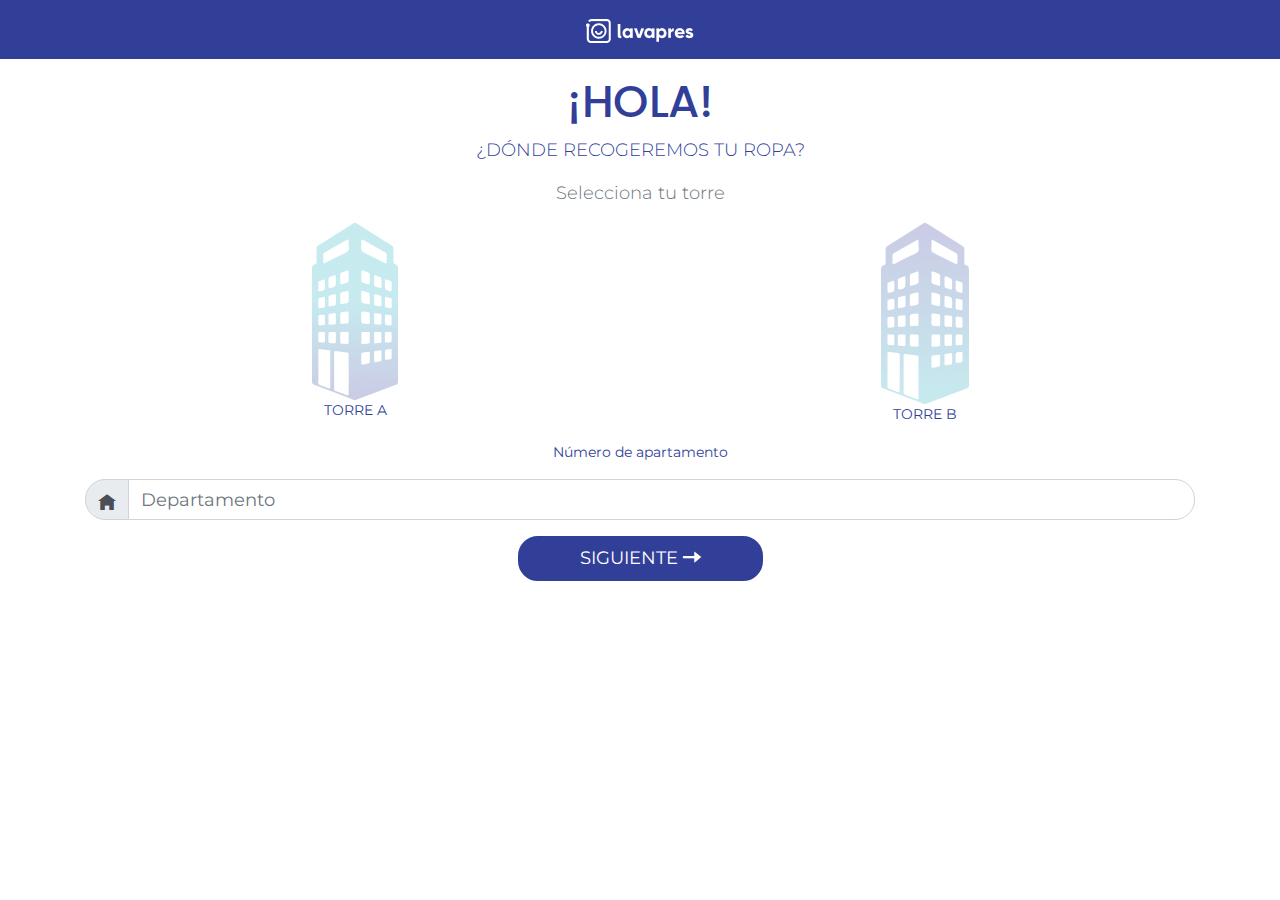
<file: app/index.html>
<!DOCTYPE html>
<html lang="en">
<head>
    <meta charset="UTF-8">
    <meta name="viewport" content="width=device-width, initial-scale=1.0">
    <meta http-equiv="X-UA-Compatible" content="ie=edge">
    <link rel="stylesheet" href="../styles/style.css">
    
    <title>Lavapres</title>
</head>
<body>
    <div>
        <nav class="navbar navbar-expand-lg navbar-light bg-primary">
            <a class="navbar-brand mx-auto" href="#">
                <img src="../assets/logo-bco.png" height="24" alt="">
            </a>
        </nav>
        <!--container-->
        <div class="container text-primary text-center py-3">
            <h1>¡HOLA!</h1>
            <p>¿DÓNDE RECOGEREMOS TU ROPA?</p>
            <p class="text-secondary">Selecciona tu torre</p>
            <section class="row">
                <div class="col ">
                    <a class="active" href="#">
                        <img src="../assets/torreA.png" alt="">
                        <p class="small">TORRE A</p>
                    </a>
                </div>    
                <div class="col">
                    <a href="#">
                        <img src="../assets/torreB.png" alt="">
                        <p class="small">TORRE B</p>
                    </a>
                </div>  
            </section>
            <section>
                
                
                <p class="small">Número de apartamento</p>
                <div class="input-group mb-3">
                    <div class="input-group-prepend">
                        <span class="input-group-text" id="basic-addon1">
                            <span class="oi oi-home"></span>
                        </span>
                    </div>
                    <input type="text" class="form-control" placeholder="Departamento" aria-label="Departamento" aria-describedby="basic-addon1">
                    </div>
                
            </section>
            
            <button type="button" class="btn btn-primary  ">SIGUIENTE <span class="oi oi-arrow-right"></span></button>
        </div>
    </div>    
</body>
</html>
</file>
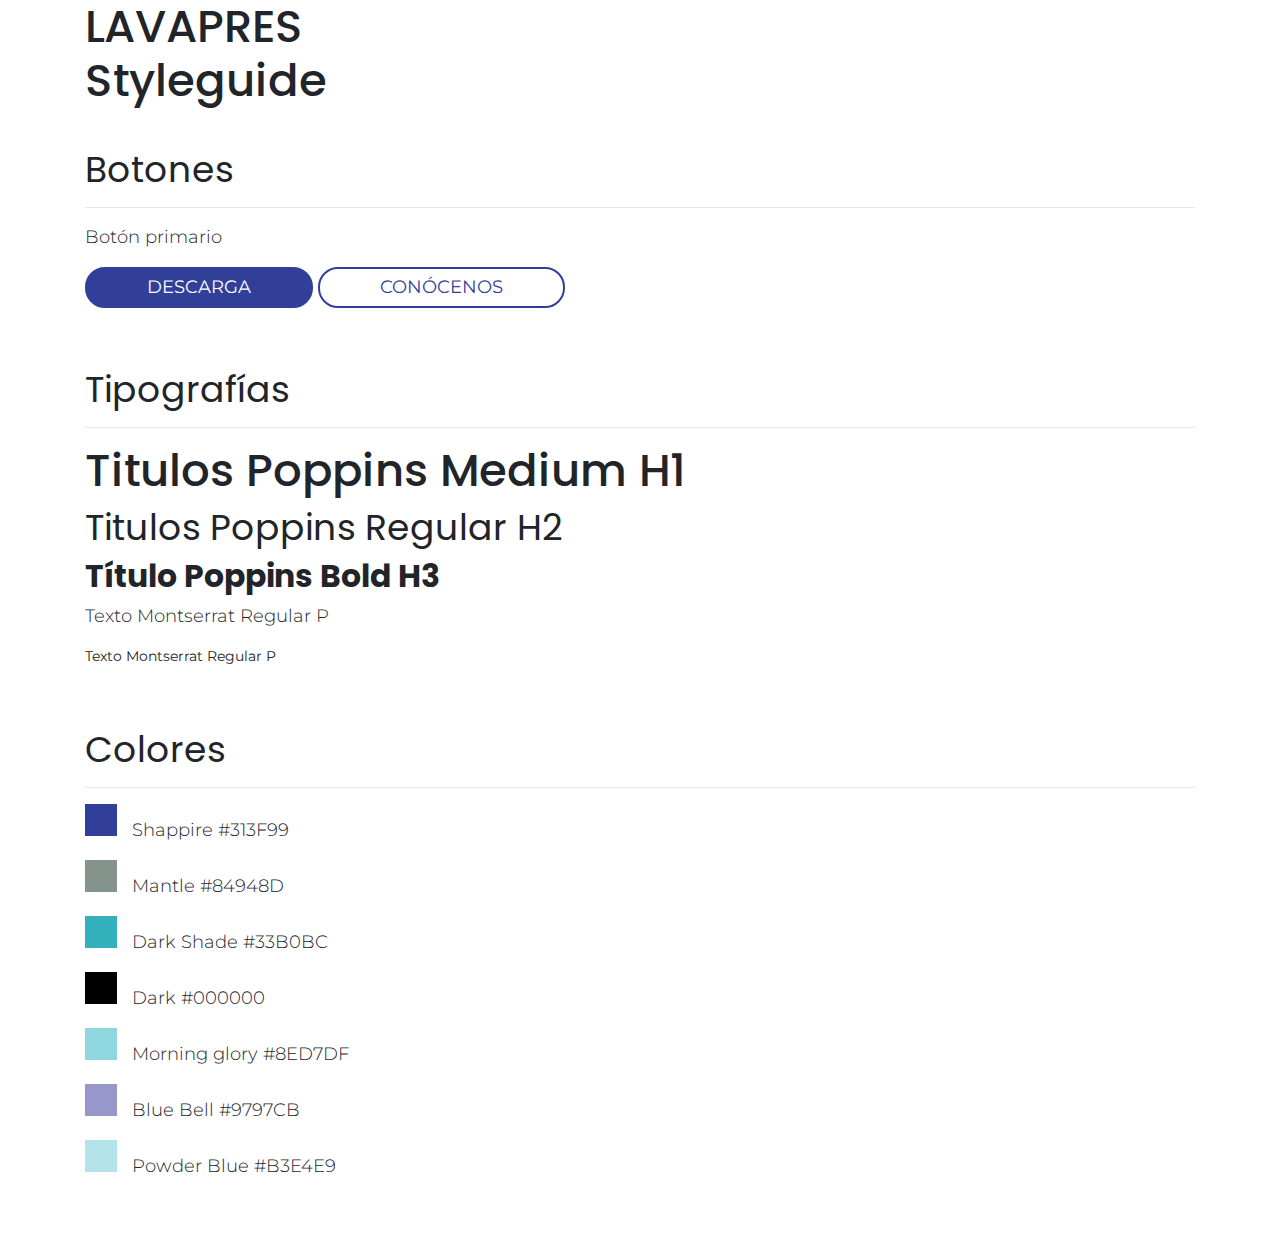
<file: landing/index.html>
<!DOCTYPE html>
<html lang="en">
<head>
    <meta charset="UTF-8">
    <meta name="viewport" content="width=device-width, initial-scale=1.0">
    <meta http-equiv="X-UA-Compatible" content="ie=edge">
    <link rel="stylesheet" href="styles/style.css">

    <title>Lavapres</title>
</head>
<body class="styleguide">
    <main class='container'>
    <h1>LAVAPRES <br> Styleguide</h1>
   
    
    <section>
        <h2>Botones</h2>
        <hr>
        <p>Botón primario</p>
        <button type="button" class="btn btn-primary">DESCARGA</button>
        <button type="button" class="btn btn-outline-primary">CONÓCENOS</button>
    </section> 

    <section>
        <h2>Tipografías</h2>
        <hr>
        <h1>Titulos Poppins Medium H1</h1>
        <h2>Titulos Poppins Regular H2</h2>
        <h3>Título Poppins Bold H3</h3>
        <p>Texto Montserrat Regular P</p>
        <p class="small">Texto Montserrat Regular P</p>
    </section>

    <section>
        <h2>Colores</h2>
        <hr>
        <p><span class='color-box bg-shappire'></span>Shappire #313F99</p>
        <p><span class='color-box bg-mantle'></span>Mantle #84948D</p>
        <p><span class='color-box bg-darkshade'></span>Dark Shade #33B0BC</p>
        <p><span class='color-box bg-dark'></span>Dark #000000</p>
        <p><span class='color-box bg-morningglory'></span>Morning glory #8ED7DF</p>
        <p><span class='color-box bg-bluebell'></span>Blue Bell #9797CB</p>
        <p><span class='color-box bg-powderblue'></span>Powder Blue #B3E4E9</p>
    </section>
    
    </main>
    
</body>
</html>
</file>
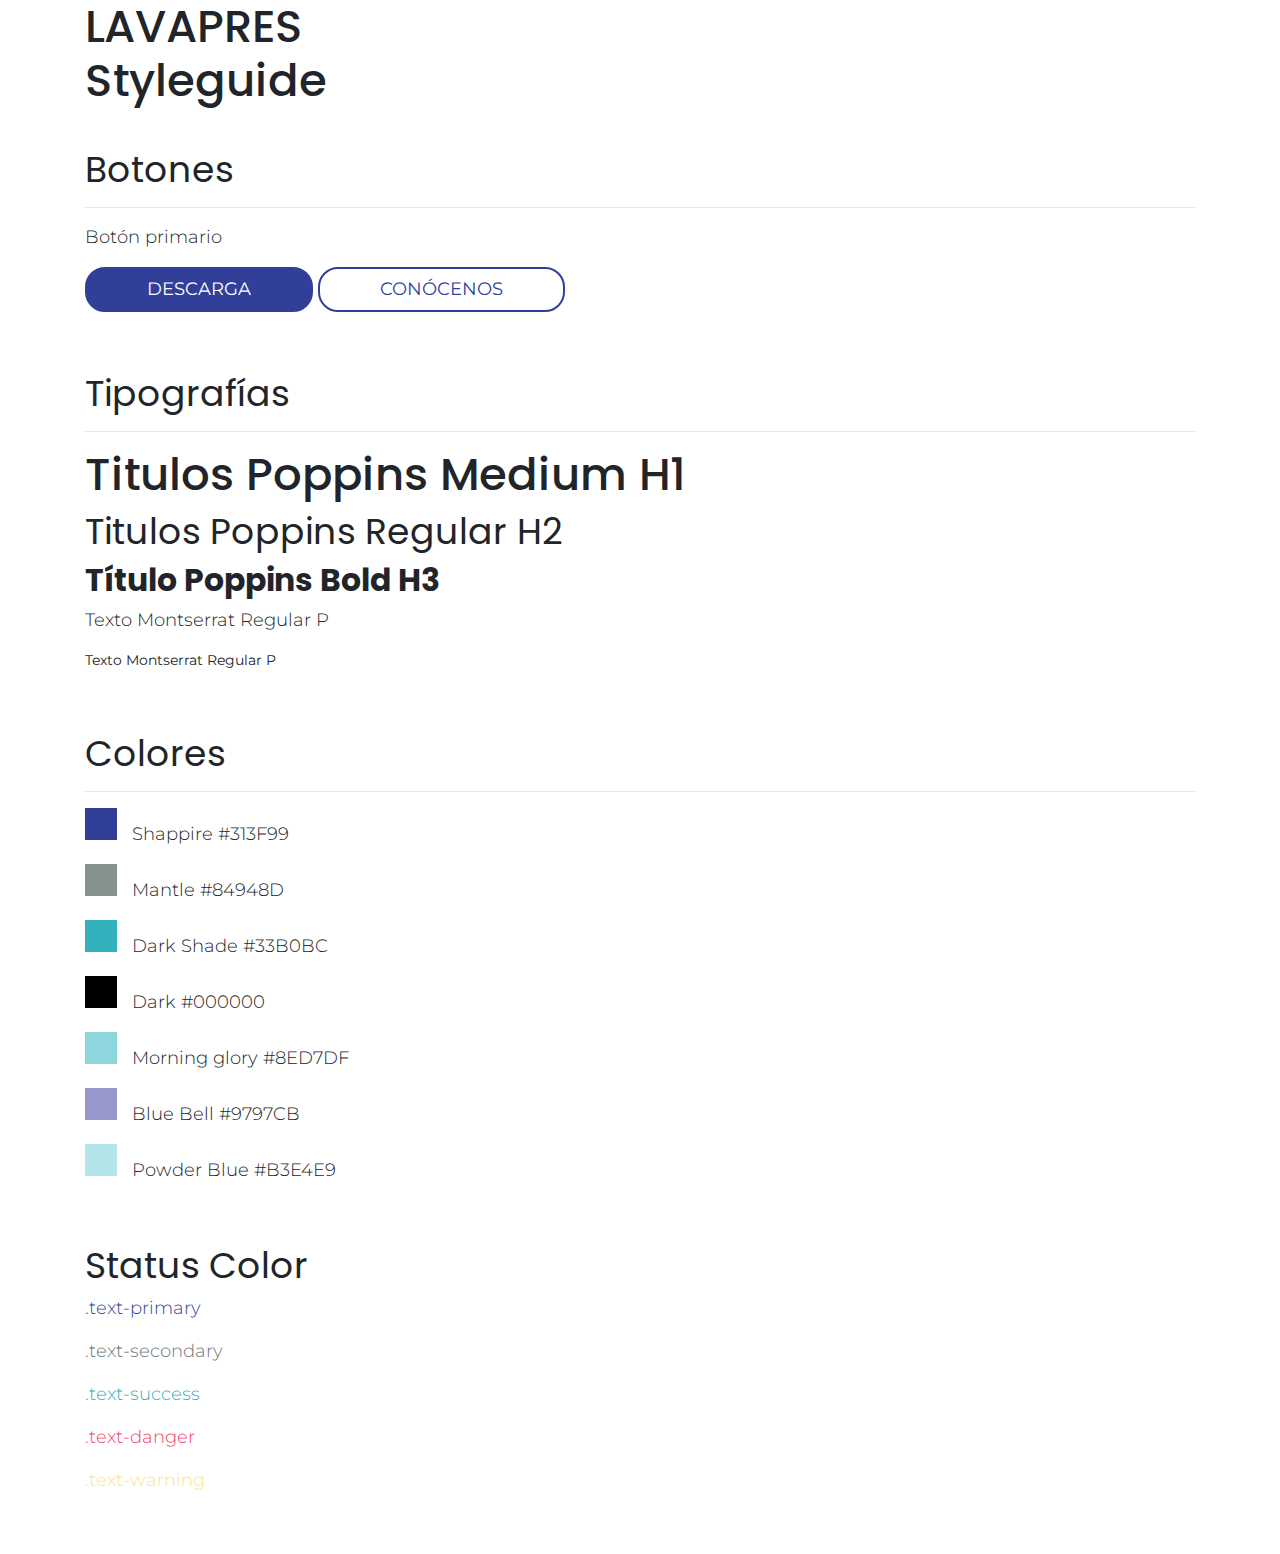
<file: styleguide.html>
<!DOCTYPE html>
<html lang="en">
<head>
    <meta charset="UTF-8">
    <meta name="viewport" content="width=device-width, initial-scale=1.0">
    <meta http-equiv="X-UA-Compatible" content="ie=edge">
    <link rel="stylesheet" href="styles/style.css">

    <title>Lavapres Styleguide</title>
</head>
<body class="styleguide">
    <main class='container'>
    <h1>LAVAPRES <br> Styleguide</h1>
   
    
    <section>
        <h2>Botones</h2>
        <hr>
        <p>Botón primario</p>
        <button type="button" class="btn btn-primary">DESCARGA</button>
        <button type="button" class="btn btn-outline-primary">CONÓCENOS</button>
    </section> 

    <section>
        <h2>Tipografías</h2>
        <hr>
        <h1>Titulos Poppins Medium H1</h1>
        <h2>Titulos Poppins Regular H2</h2>
        <h3>Título Poppins Bold H3</h3>
        <p>Texto Montserrat Regular P</p>
        <p class="small">Texto Montserrat Regular P</p>
    </section>

    <section>
        <h2>Colores</h2>
        <hr>
        <p><span class='color-box bg-shappire'></span>Shappire #313F99</p>
        <p><span class='color-box bg-mantle'></span>Mantle #84948D</p>
        <p><span class='color-box bg-darkshade'></span>Dark Shade #33B0BC</p>
        <p><span class='color-box bg-dark'></span>Dark #000000</p>
        <p><span class='color-box bg-morningglory'></span>Morning glory #8ED7DF</p>
        <p><span class='color-box bg-bluebell'></span>Blue Bell #9797CB</p>
        <p><span class='color-box bg-powderblue'></span>Powder Blue #B3E4E9</p>
    </section>

    <section>
        <h2>Status Color</h2>
        <p class="text-primary">.text-primary</p>
        <p class="text-secondary">.text-secondary</p>
        <p class="text-success">.text-success</p>
        <p class="text-danger">.text-danger</p>
        <p class="text-warning">.text-warning</p>
    </section>
    
    </main>
    
</body>
</html>
</file>
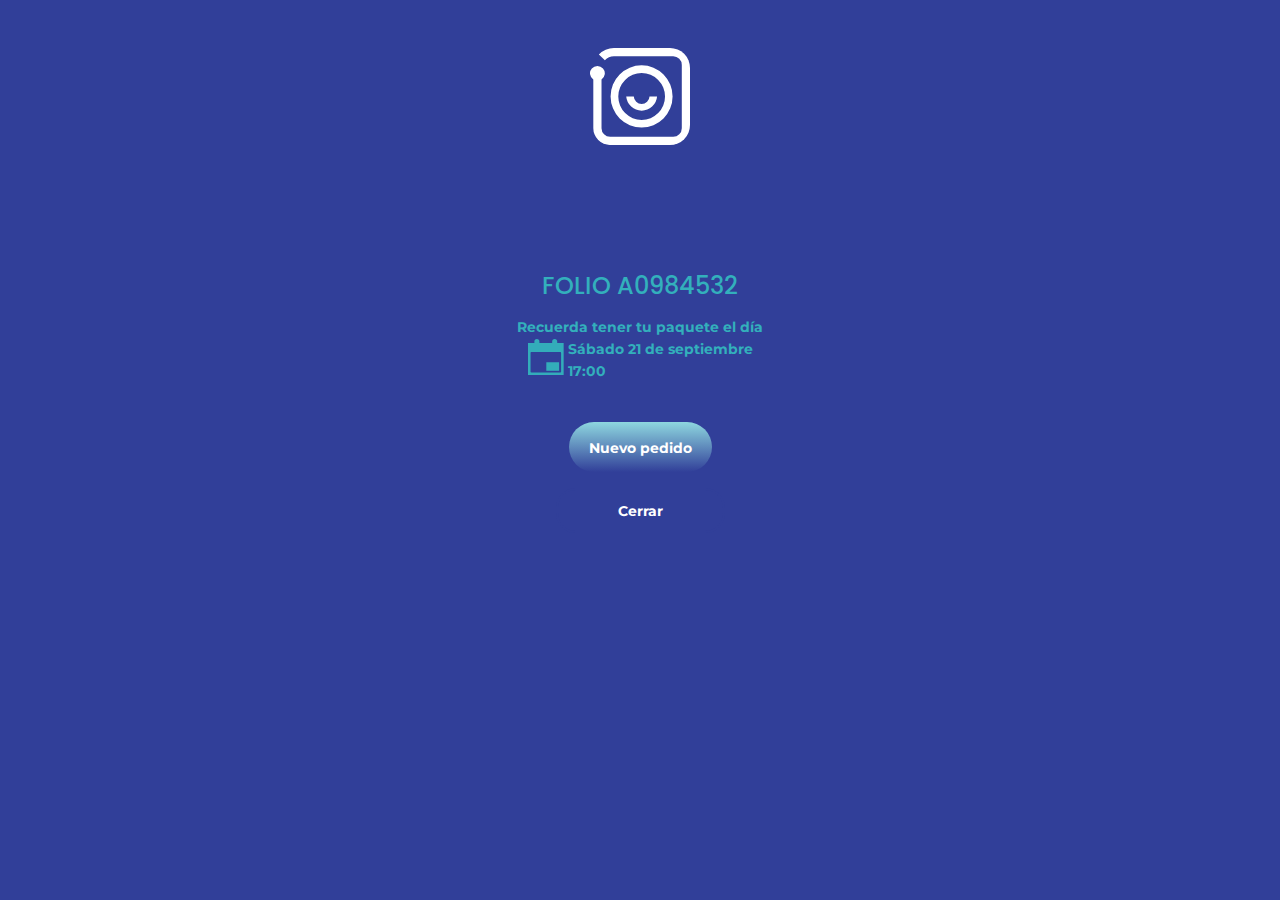
<file: app/exito.html>
<!DOCTYPE html>
<html lang="en">
<head>
    <meta charset="UTF-8">
    <meta name="viewport" content="width=device-width, initial-scale=1.0">
    <meta http-equiv="X-UA-Compatible" content="ie=edge">
    <link rel="stylesheet" href="../styles/style.css">
    
    
    <title>Lavapres</title>
</head>
<body class="bg-shappire">
    <div class="bg-shappire">
        <!--CONTAINER-->
        <!-- ICONO LAVAPRES -->
        <section class="row">
                <div class="col ">
                    <img class="mt-5 rounded mx-auto d-block" src="../assets/icono-lavapres-blanco.svg" alt="icono lavapres blanco" 
                    width="100px">
                </div>    
        </section>
        <!---ICONO LAVAPRES-->
        <!-- MENSAJE LISTO-->
        <div class="container text-primary text-center mt-5">
            <h1 class="color-white mensaje-exitoso">¡LISTO!</h1>
            <p class="color-white font-weight-bold">TU PEDIDO FUE EXITOSO</p>
        </div>
        <!--END MENSAJE LISTO-->
        <!--FOLIO-->
        <div class="container text-primary text-center mt-3">
            <h1 class="text-success mensaje-exitoso">FOLIO A0984532</h1>
            <p class="text-success small font-weight-bold mt-3" >Recuerda tener tu paquete el día</p>
        </div>  
        <section class="row justify-content-center mt-n3">
                <div>
                    <img  src="../assets/calendario.svg" alt="icono lavapres blanco" width="40px">
                </div>
                <div>
                    <p class="text-success text-left small font-weight-bold" >Sábado 21 de septiembre <br> 17:00</p>
                </div>
        </section>
        <!--END FOLIO-->
        <!--BOTONE NUEVO PEDIDO-->
        <div class="text-center mt-4">
            <button type="button" class="btn bg-degradado "><span class=" small font-weight-bold">Nuevo pedido</span></button>
        </div>
        <!--BONTON CERRAR-->
        <div class="text-center  font-weight-bold mt-3">  
            <button type="button" class="btn btn-primary "><span class="small font-weight-bold">Cerrar</span></button>
        </div>  
    </div>    
</body>
</html>
</file>
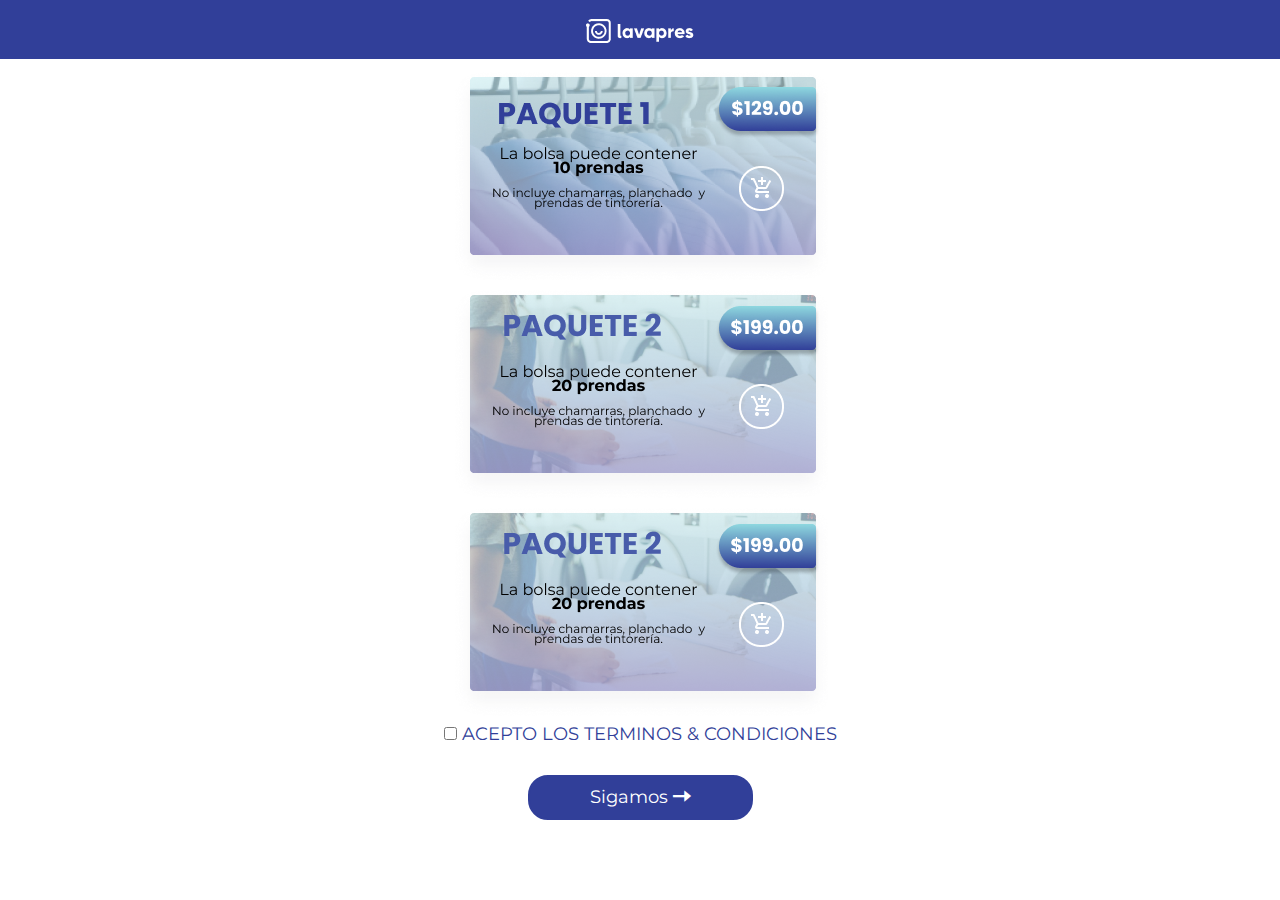
<file: app/paquetes.html>
<!DOCTYPE html>
<html lang="en">
<head>
    <meta charset="UTF-8">
    <meta name="viewport" content="width=device-width, initial-scale=1.0">
    <meta http-equiv="X-UA-Compatible" content="ie=edge">
    <link rel="stylesheet" href="../styles/style-paquetes.css">
    
    <title>Lavapres</title>
</head>
<body>
    <div>
        <nav class="navbar navbar-expand-lg navbar-light bg-primary">
            <a class="navbar-brand mx-auto" href="#">
                <img src="../assets/logo-bco.png" height="24" alt="">
            </a>
        </nav>
        <!--container paquetes-->
        <div class="container text-primary text-center py-2">
                                   
        <section class="row">
                            <div class="col ">
                                <a class="active" href="#">
                                    <img src="../assets/paquete01.png" alt="">
                                    
                                </a>
                            </div>   
        </section>
        <section class="row">
                <div class="col ">
                    <a class="active" href="#">
                        <img src="../assets/paquete02.png" alt="">
                        
                    </a>
                </div>   
         </section>
         <section class="row">
                <div class="col ">
                    <a class="active" href="#">
                        <img src="../assets/paquete03.png" alt="">
                        
                    </a>
                </div>   
         </section>
         
    

            <!--checkbox terminos & el luigui es un loquillo condiciones-->
            <section>
                <!--Checkbox-->
                <tr>
                        <td>
                          <input type="checkbox" name="myTextEditBox" value="checked" />  ACEPTO LOS TERMINOS & CONDICIONES
                        </td>

                        <br>
                        <br>
                        <div>
                                <!--boton de sigamos-->
                                
                                <button type="button" class="btn btn-primary  "> Sigamos 
                                        <span class="oi oi-arrow-right"></span></button>
                                
                                </div>  

                    <!--<div class="input-group-prepend"></div>-->
                    <!--<input type="text" class="form-control" placeholder="Departamento" aria-label="Departamento" aria-describedby="basic-addon1">-->
                    </div>


             

            </section>
           
           
        </div>
    </div>    
</body>
</html>
</file>
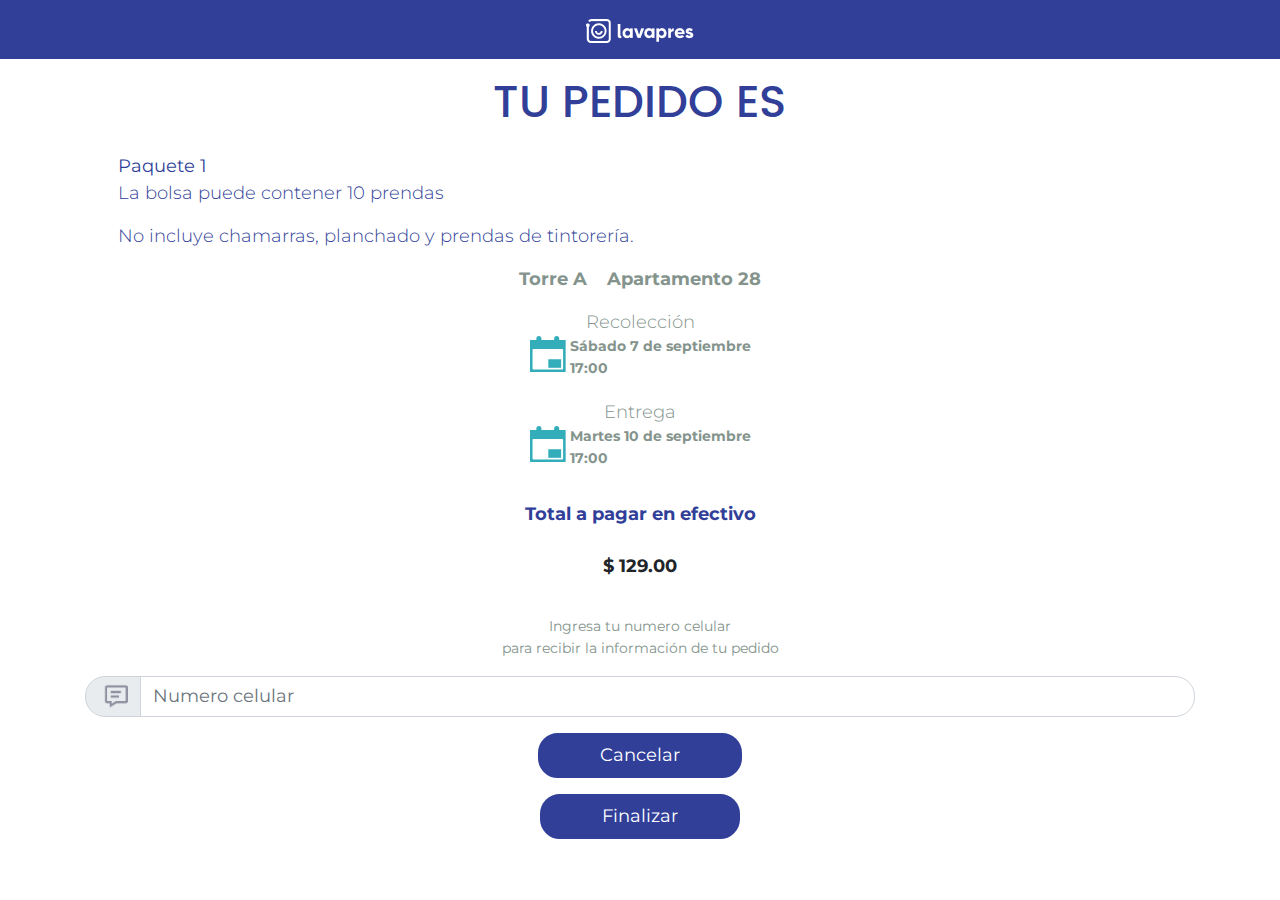
<file: app/pedido.html>
<!DOCTYPE html>
<html lang="en">
<head>
  <meta charset="UTF-8">
  <meta name="viewport" content="width=device-width, initial-scale=1.0">
  <meta http-equiv="X-UA-Compatible" content="ie=edge">
  <link rel="stylesheet" href="../styles/style.css">
  <title>Pedido Lavapres</title>
  
</head>
<body>
  <div>
    <nav class="navbar navbar-expand-lg navbar-light bg-primary">
      <a class="navbar-brand mx-auto" href="#">
          <img src="../assets/logo-bco.png" height="24" alt="">
      </a>
  </nav>
  <!--Container left align-->
  <!--Paquete 1-->
  <div class="container text-primary text-center py-3">
      <h1>TU PEDIDO ES</h1>
  </div>

  <div class="container text-primary pr-5 pl-5 px-5 strong">
    <p>
      <strong>Paquete 1</strong> <br />
      La bolsa puede contener 10 prendas
    </p>
    <p>
      No incluye chamarras, planchado  y prendas de tintorería.
    </p>
  </div>
  <!--End Paquete 1-->
  <div class="container text-primary text-center mt-3">
    <!--Edificio A-->    
      <p class="text-mantle font-weight-bold mt-3" >
      Torre A &nbsp;&nbsp; Apartamento 28</p>
    <!--End Edificio A-->
    <!--Recoleccion-->
      <p class="text-mantle mt-1">Recolección</p>
      <section class="row justify-content-center mt-n3">
          <div>
              <img  src="../assets/calendario.svg" alt="icono lavapres" width="40px">
          </div>
          <div>
              <p class="text-mantle text-left small font-weight-bold" >Sábado 7 de septiembre <br> 17:00</p>
          </div>
          <p></p>
      </section>
      <p class="text-mantle mt-1">Entrega</p>
      <section class="row justify-content-center mt-n3">
        <div>
            <img src="../assets/calendario.svg" alt="icono lavapres" width="40px">
        </div>
        <div>
            <p class="text-mantle text-left small font-weight-bold" >Martes 10 de septiembre <br> 17:00</p>
        </div>
        <p></p>
      </section>
    <!--End Recoleccion-->
    <!--Total a pagar-->
      <p class="text-primary font-weight-bold mt-3" >
      Total a pagar en efectivo</p>
    <!--End Total a pagar-->
    <!--Boton Total a pagar-->
      <div>
          <button type="button" class="btn bg-degradado-pedido">
            <span class="font-weight-bold" width="500px">$ 129.00</span>
          </button>
      </div>
    <!--End Boton Total a pagar-->
    <!--Numero celular-->
    <br/>           
        <p class="text-mantle small">Ingresa tu numero celular
          <br/>para recibir la información de tu pedido
        </p>
        <div class="input-group mb-3">
            <div class="input-group-prepend" width="100px">
              <span class="input-group-text" id="basic-addon1">
                  <img src="../assets/comment-text2x.png" alt="icono mensaje" width="30px">
              </span>
            </div>
            <input type="text" class="form-control" placeholder="Numero celular">
        </div>
    <!--End Numero celular-->
    <p></p>
    <button type="button" class="btn btn-primary">Cancelar</button>
    <p></p>
    <button type="button" class="btn btn-primary">Finalizar</button>
    <p></p>
  </div>  

  



</div>
</body>
</html>
</file>
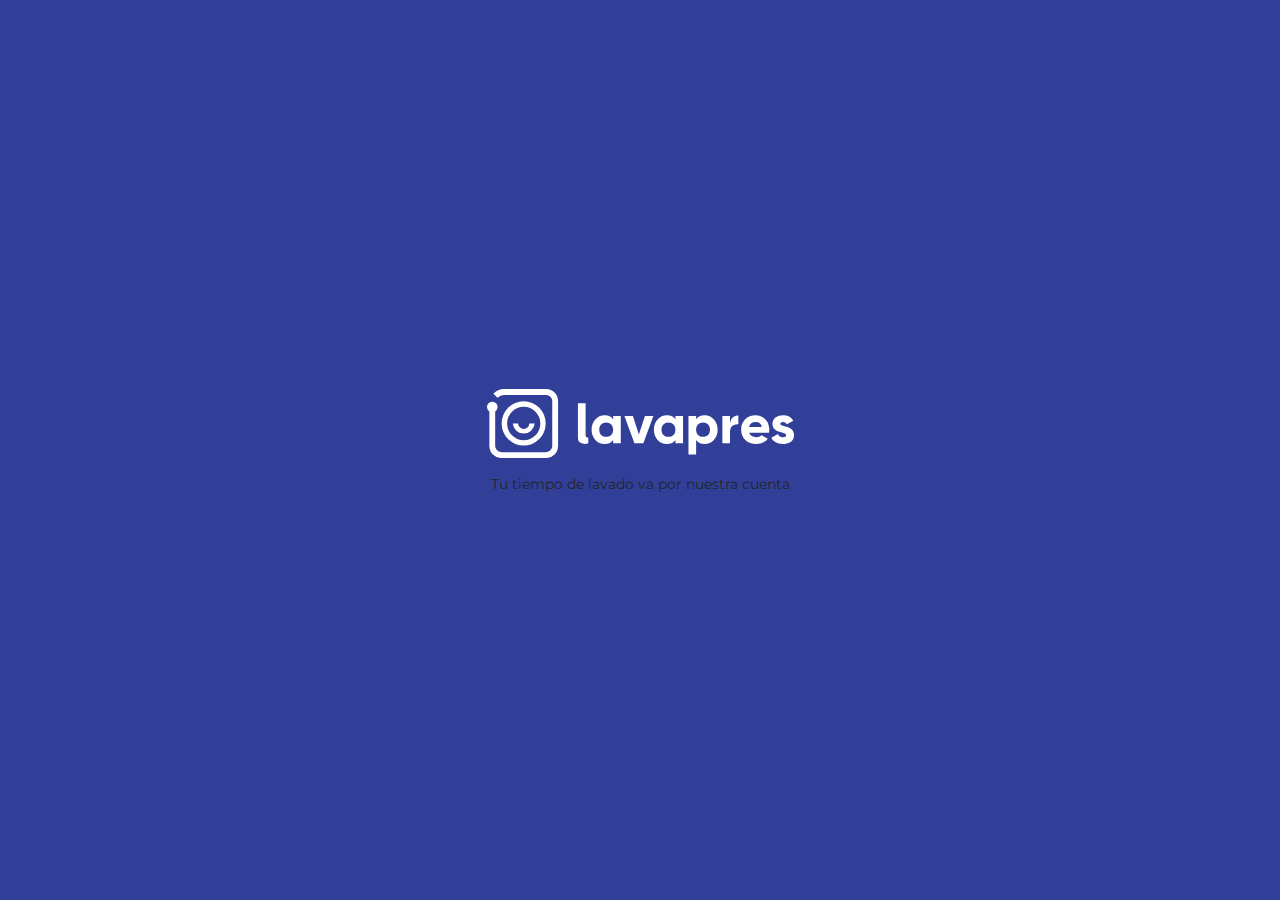
<file: app/Splash.html>
<!DOCTYPE html>
<html lang="en">
<head>
    <meta charset="UTF-8">
    <meta name="viewport" content="width=device-width, initial-scale=1.0">
    <meta http-equiv="X-UA-Compatible" content="ie=edge">
    <link rel="stylesheet" href="../styles/style.css">
   
    
    <title>Splash</title>
</head>
<body class="bg-shappire">

        <div class="row align-items-center text-center alto-100">
                <div class="mx-auto color-white">
                    <img class="" src="../assets/logotipo-lavapres.svg" alt="icono lavapres blanco" 
                        width="307px">
                        <p class="mt-3 small">Tu tiempo de lavado va por nuestra cuenta</p>
                </div>
            </div>
</body>
</html>
</file>
<file: styles/style.css>
@import url("https://fonts.googleapis.com/css?family=Montserrat:300,400,500,600,700&display=swap");
@import url("https://fonts.googleapis.com/css?family=Poppins:400,500,700,800&display=swap");
/* Bootstrap */
/* Override Bootstrap default variable */
@font-face {
  font-family: 'Icons';
  src: url("../fonts/open-iconic.eot");
  src: url("../fonts/open-iconic.eot?#iconic-sm") format("embedded-opentype"), url("../fonts/open-iconic.woff") format("woff"), url("../fonts/open-iconic.ttf") format("truetype"), url("../fonts/open-iconic.svg#iconic-sm") format("svg");
  font-weight: normal;
  font-style: normal; }

.oi {
  position: relative;
  top: 1px;
  display: inline-block;
  font-family: 'Icons';
  font-style: normal;
  font-weight: normal;
  line-height: 1;
  -webkit-font-smoothing: antialiased;
  -moz-osx-font-smoothing: grayscale; }
  .oi:empty:before {
    width: 1em;
    text-align: center;
    box-sizing: content-box; }
  .oi.oi-align-center:before {
    text-align: center; }
  .oi.oi-align-left:before {
    text-align: left; }
  .oi.oi-align-right:before {
    text-align: right; }
  .oi.oi-flip-horizontal:before {
    -webkit-transform: scale(-1, 1);
    -ms-transform: scale(-1, 1);
    transform: scale(-1, 1); }
  .oi.oi-flip-vertical:before {
    -webkit-transform: scale(1, -1);
    -ms-transform: scale(-1, 1);
    transform: scale(1, -1); }
  .oi.oi-flip-horizontal-vertical:before {
    -webkit-transform: scale(-1, -1);
    -ms-transform: scale(-1, 1);
    transform: scale(-1, -1); }

.oi-account-login:before {
  content: '\e000'; }

.oi-account-logout:before {
  content: '\e001'; }

.oi-action-redo:before {
  content: '\e002'; }

.oi-action-undo:before {
  content: '\e003'; }

.oi-align-center:before {
  content: '\e004'; }

.oi-align-left:before {
  content: '\e005'; }

.oi-align-right:before {
  content: '\e006'; }

.oi-aperture:before {
  content: '\e007'; }

.oi-arrow-bottom:before {
  content: '\e008'; }

.oi-arrow-circle-bottom:before {
  content: '\e009'; }

.oi-arrow-circle-left:before {
  content: '\e00a'; }

.oi-arrow-circle-right:before {
  content: '\e00b'; }

.oi-arrow-circle-top:before {
  content: '\e00c'; }

.oi-arrow-left:before {
  content: '\e00d'; }

.oi-arrow-right:before {
  content: '\e00e'; }

.oi-arrow-thick-bottom:before {
  content: '\e00f'; }

.oi-arrow-thick-left:before {
  content: '\e010'; }

.oi-arrow-thick-right:before {
  content: '\e011'; }

.oi-arrow-thick-top:before {
  content: '\e012'; }

.oi-arrow-top:before {
  content: '\e013'; }

.oi-audio-spectrum:before {
  content: '\e014'; }

.oi-audio:before {
  content: '\e015'; }

.oi-badge:before {
  content: '\e016'; }

.oi-ban:before {
  content: '\e017'; }

.oi-bar-chart:before {
  content: '\e018'; }

.oi-basket:before {
  content: '\e019'; }

.oi-battery-empty:before {
  content: '\e01a'; }

.oi-battery-full:before {
  content: '\e01b'; }

.oi-beaker:before {
  content: '\e01c'; }

.oi-bell:before {
  content: '\e01d'; }

.oi-bluetooth:before {
  content: '\e01e'; }

.oi-bold:before {
  content: '\e01f'; }

.oi-bolt:before {
  content: '\e020'; }

.oi-book:before {
  content: '\e021'; }

.oi-bookmark:before {
  content: '\e022'; }

.oi-box:before {
  content: '\e023'; }

.oi-briefcase:before {
  content: '\e024'; }

.oi-british-pound:before {
  content: '\e025'; }

.oi-browser:before {
  content: '\e026'; }

.oi-brush:before {
  content: '\e027'; }

.oi-bug:before {
  content: '\e028'; }

.oi-bullhorn:before {
  content: '\e029'; }

.oi-calculator:before {
  content: '\e02a'; }

.oi-calendar:before {
  content: '\e02b'; }

.oi-camera-slr:before {
  content: '\e02c'; }

.oi-caret-bottom:before {
  content: '\e02d'; }

.oi-caret-left:before {
  content: '\e02e'; }

.oi-caret-right:before {
  content: '\e02f'; }

.oi-caret-top:before {
  content: '\e030'; }

.oi-cart:before {
  content: '\e031'; }

.oi-chat:before {
  content: '\e032'; }

.oi-check:before {
  content: '\e033'; }

.oi-chevron-bottom:before {
  content: '\e034'; }

.oi-chevron-left:before {
  content: '\e035'; }

.oi-chevron-right:before {
  content: '\e036'; }

.oi-chevron-top:before {
  content: '\e037'; }

.oi-circle-check:before {
  content: '\e038'; }

.oi-circle-x:before {
  content: '\e039'; }

.oi-clipboard:before {
  content: '\e03a'; }

.oi-clock:before {
  content: '\e03b'; }

.oi-cloud-download:before {
  content: '\e03c'; }

.oi-cloud-upload:before {
  content: '\e03d'; }

.oi-cloud:before {
  content: '\e03e'; }

.oi-cloudy:before {
  content: '\e03f'; }

.oi-code:before {
  content: '\e040'; }

.oi-cog:before {
  content: '\e041'; }

.oi-collapse-down:before {
  content: '\e042'; }

.oi-collapse-left:before {
  content: '\e043'; }

.oi-collapse-right:before {
  content: '\e044'; }

.oi-collapse-up:before {
  content: '\e045'; }

.oi-command:before {
  content: '\e046'; }

.oi-comment-square:before {
  content: '\e047'; }

.oi-compass:before {
  content: '\e048'; }

.oi-contrast:before {
  content: '\e049'; }

.oi-copywriting:before {
  content: '\e04a'; }

.oi-credit-card:before {
  content: '\e04b'; }

.oi-crop:before {
  content: '\e04c'; }

.oi-dashboard:before {
  content: '\e04d'; }

.oi-data-transfer-download:before {
  content: '\e04e'; }

.oi-data-transfer-upload:before {
  content: '\e04f'; }

.oi-delete:before {
  content: '\e050'; }

.oi-dial:before {
  content: '\e051'; }

.oi-document:before {
  content: '\e052'; }

.oi-dollar:before {
  content: '\e053'; }

.oi-double-quote-sans-left:before {
  content: '\e054'; }

.oi-double-quote-sans-right:before {
  content: '\e055'; }

.oi-double-quote-serif-left:before {
  content: '\e056'; }

.oi-double-quote-serif-right:before {
  content: '\e057'; }

.oi-droplet:before {
  content: '\e058'; }

.oi-eject:before {
  content: '\e059'; }

.oi-elevator:before {
  content: '\e05a'; }

.oi-ellipses:before {
  content: '\e05b'; }

.oi-envelope-closed:before {
  content: '\e05c'; }

.oi-envelope-open:before {
  content: '\e05d'; }

.oi-euro:before {
  content: '\e05e'; }

.oi-excerpt:before {
  content: '\e05f'; }

.oi-expand-down:before {
  content: '\e060'; }

.oi-expand-left:before {
  content: '\e061'; }

.oi-expand-right:before {
  content: '\e062'; }

.oi-expand-up:before {
  content: '\e063'; }

.oi-external-link:before {
  content: '\e064'; }

.oi-eye:before {
  content: '\e065'; }

.oi-eyedropper:before {
  content: '\e066'; }

.oi-file:before {
  content: '\e067'; }

.oi-fire:before {
  content: '\e068'; }

.oi-flag:before {
  content: '\e069'; }

.oi-flash:before {
  content: '\e06a'; }

.oi-folder:before {
  content: '\e06b'; }

.oi-fork:before {
  content: '\e06c'; }

.oi-fullscreen-enter:before {
  content: '\e06d'; }

.oi-fullscreen-exit:before {
  content: '\e06e'; }

.oi-globe:before {
  content: '\e06f'; }

.oi-graph:before {
  content: '\e070'; }

.oi-grid-four-up:before {
  content: '\e071'; }

.oi-grid-three-up:before {
  content: '\e072'; }

.oi-grid-two-up:before {
  content: '\e073'; }

.oi-hard-drive:before {
  content: '\e074'; }

.oi-header:before {
  content: '\e075'; }

.oi-headphones:before {
  content: '\e076'; }

.oi-heart:before {
  content: '\e077'; }

.oi-home:before {
  content: '\e078'; }

.oi-image:before {
  content: '\e079'; }

.oi-inbox:before {
  content: '\e07a'; }

.oi-infinity:before {
  content: '\e07b'; }

.oi-info:before {
  content: '\e07c'; }

.oi-italic:before {
  content: '\e07d'; }

.oi-justify-center:before {
  content: '\e07e'; }

.oi-justify-left:before {
  content: '\e07f'; }

.oi-justify-right:before {
  content: '\e080'; }

.oi-key:before {
  content: '\e081'; }

.oi-laptop:before {
  content: '\e082'; }

.oi-layers:before {
  content: '\e083'; }

.oi-lightbulb:before {
  content: '\e084'; }

.oi-link-broken:before {
  content: '\e085'; }

.oi-link-intact:before {
  content: '\e086'; }

.oi-list-rich:before {
  content: '\e087'; }

.oi-list:before {
  content: '\e088'; }

.oi-location:before {
  content: '\e089'; }

.oi-lock-locked:before {
  content: '\e08a'; }

.oi-lock-unlocked:before {
  content: '\e08b'; }

.oi-loop-circular:before {
  content: '\e08c'; }

.oi-loop-square:before {
  content: '\e08d'; }

.oi-loop:before {
  content: '\e08e'; }

.oi-magnifying-glass:before {
  content: '\e08f'; }

.oi-map-marker:before {
  content: '\e090'; }

.oi-map:before {
  content: '\e091'; }

.oi-media-pause:before {
  content: '\e092'; }

.oi-media-play:before {
  content: '\e093'; }

.oi-media-record:before {
  content: '\e094'; }

.oi-media-skip-backward:before {
  content: '\e095'; }

.oi-media-skip-forward:before {
  content: '\e096'; }

.oi-media-step-backward:before {
  content: '\e097'; }

.oi-media-step-forward:before {
  content: '\e098'; }

.oi-media-stop:before {
  content: '\e099'; }

.oi-medical-cross:before {
  content: '\e09a'; }

.oi-menu:before {
  content: '\e09b'; }

.oi-microphone:before {
  content: '\e09c'; }

.oi-minus:before {
  content: '\e09d'; }

.oi-monitor:before {
  content: '\e09e'; }

.oi-moon:before {
  content: '\e09f'; }

.oi-move:before {
  content: '\e0a0'; }

.oi-musical-note:before {
  content: '\e0a1'; }

.oi-paperclip:before {
  content: '\e0a2'; }

.oi-pencil:before {
  content: '\e0a3'; }

.oi-people:before {
  content: '\e0a4'; }

.oi-person:before {
  content: '\e0a5'; }

.oi-phone:before {
  content: '\e0a6'; }

.oi-pie-chart:before {
  content: '\e0a7'; }

.oi-pin:before {
  content: '\e0a8'; }

.oi-play-circle:before {
  content: '\e0a9'; }

.oi-plus:before {
  content: '\e0aa'; }

.oi-power-standby:before {
  content: '\e0ab'; }

.oi-print:before {
  content: '\e0ac'; }

.oi-project:before {
  content: '\e0ad'; }

.oi-pulse:before {
  content: '\e0ae'; }

.oi-puzzle-piece:before {
  content: '\e0af'; }

.oi-question-mark:before {
  content: '\e0b0'; }

.oi-rain:before {
  content: '\e0b1'; }

.oi-random:before {
  content: '\e0b2'; }

.oi-reload:before {
  content: '\e0b3'; }

.oi-resize-both:before {
  content: '\e0b4'; }

.oi-resize-height:before {
  content: '\e0b5'; }

.oi-resize-width:before {
  content: '\e0b6'; }

.oi-rss-alt:before {
  content: '\e0b7'; }

.oi-rss:before {
  content: '\e0b8'; }

.oi-script:before {
  content: '\e0b9'; }

.oi-share-boxed:before {
  content: '\e0ba'; }

.oi-share:before {
  content: '\e0bb'; }

.oi-shield:before {
  content: '\e0bc'; }

.oi-signal:before {
  content: '\e0bd'; }

.oi-signpost:before {
  content: '\e0be'; }

.oi-sort-ascending:before {
  content: '\e0bf'; }

.oi-sort-descending:before {
  content: '\e0c0'; }

.oi-spreadsheet:before {
  content: '\e0c1'; }

.oi-star:before {
  content: '\e0c2'; }

.oi-sun:before {
  content: '\e0c3'; }

.oi-tablet:before {
  content: '\e0c4'; }

.oi-tag:before {
  content: '\e0c5'; }

.oi-tags:before {
  content: '\e0c6'; }

.oi-target:before {
  content: '\e0c7'; }

.oi-task:before {
  content: '\e0c8'; }

.oi-terminal:before {
  content: '\e0c9'; }

.oi-text:before {
  content: '\e0ca'; }

.oi-thumb-down:before {
  content: '\e0cb'; }

.oi-thumb-up:before {
  content: '\e0cc'; }

.oi-timer:before {
  content: '\e0cd'; }

.oi-transfer:before {
  content: '\e0ce'; }

.oi-trash:before {
  content: '\e0cf'; }

.oi-underline:before {
  content: '\e0d0'; }

.oi-vertical-align-bottom:before {
  content: '\e0d1'; }

.oi-vertical-align-center:before {
  content: '\e0d2'; }

.oi-vertical-align-top:before {
  content: '\e0d3'; }

.oi-video:before {
  content: '\e0d4'; }

.oi-volume-high:before {
  content: '\e0d5'; }

.oi-volume-low:before {
  content: '\e0d6'; }

.oi-volume-off:before {
  content: '\e0d7'; }

.oi-warning:before {
  content: '\e0d8'; }

.oi-wifi:before {
  content: '\e0d9'; }

.oi-wrench:before {
  content: '\e0da'; }

.oi-x:before {
  content: '\e0db'; }

.oi-yen:before {
  content: '\e0dc'; }

.oi-zoom-in:before {
  content: '\e0dd'; }

.oi-zoom-out:before {
  content: '\e0de'; }

/*!
 * Bootstrap v4.3.1 (https://getbootstrap.com/)
 * Copyright 2011-2019 The Bootstrap Authors
 * Copyright 2011-2019 Twitter, Inc.
 * Licensed under MIT (https://github.com/twbs/bootstrap/blob/master/LICENSE)
 */
:root {
  --blue: #007bff;
  --indigo: #6610f2;
  --purple: #6f42c1;
  --pink: #e83e8c;
  --red: #dc3545;
  --orange: #fd7e14;
  --yellow: #ffc107;
  --green: #28a745;
  --teal: #20c997;
  --cyan: #17a2b8;
  --white: #fff;
  --gray: #6c757d;
  --gray-dark: #343a40;
  --primary: #313F99;
  --secondary: #6c757d;
  --success: #33b0bc;
  --info: #17a2b8;
  --warning: #FCE38A;
  --danger: #F6416C;
  --light: #f8f9fa;
  --dark: #000000;
  --shappire: #313F99;
  --mantle: #84948d;
  --darkshade: #33b0bc;
  --morningglory: #8ed7df;
  --bluebell: #9797cb;
  --powderblue: #b3e4e9;
  --titanwhite: #E7ECFF;
  --violetred: #F6416C;
  --sweetcorn: #FCE38A;
  --breakpoint-xs: 0;
  --breakpoint-sm: 576px;
  --breakpoint-md: 768px;
  --breakpoint-lg: 992px;
  --breakpoint-xl: 1200px;
  --font-family-sans-serif: "Montserrat", sans-serif;
  --font-family-monospace: SFMono-Regular, Menlo, Monaco, Consolas, "Liberation Mono", "Courier New", monospace; }

*,
*::before,
*::after {
  box-sizing: border-box; }

html {
  font-family: sans-serif;
  line-height: 1.15;
  -webkit-text-size-adjust: 100%;
  -webkit-tap-highlight-color: rgba(0, 0, 0, 0); }

article, aside, figcaption, figure, footer, header, hgroup, main, nav, section {
  display: block; }

body {
  margin: 0;
  font-family: "Montserrat", sans-serif;
  font-size: 1.125rem;
  font-weight: 400;
  line-height: 1.5;
  color: #212529;
  text-align: left;
  background-color: #fff; }

[tabindex="-1"]:focus {
  outline: 0 !important; }

hr {
  box-sizing: content-box;
  height: 0;
  overflow: visible; }

h1, h2, h3, h4, h5, h6 {
  margin-top: 0;
  margin-bottom: 0.5rem; }

p {
  margin-top: 0;
  margin-bottom: 1rem; }

abbr[title],
abbr[data-original-title] {
  text-decoration: underline;
  text-decoration: underline dotted;
  cursor: help;
  border-bottom: 0;
  text-decoration-skip-ink: none; }

address {
  margin-bottom: 1rem;
  font-style: normal;
  line-height: inherit; }

ol,
ul,
dl {
  margin-top: 0;
  margin-bottom: 1rem; }

ol ol,
ul ul,
ol ul,
ul ol {
  margin-bottom: 0; }

dt {
  font-weight: 700; }

dd {
  margin-bottom: .5rem;
  margin-left: 0; }

blockquote {
  margin: 0 0 1rem; }

b,
strong {
  font-weight: bolder; }

small {
  font-size: 80%; }

sub,
sup {
  position: relative;
  font-size: 75%;
  line-height: 0;
  vertical-align: baseline; }

sub {
  bottom: -.25em; }

sup {
  top: -.5em; }

a {
  color: #313F99;
  text-decoration: none;
  background-color: transparent; }
  a:hover {
    color: #1e275f;
    text-decoration: underline; }

a:not([href]):not([tabindex]) {
  color: inherit;
  text-decoration: none; }
  a:not([href]):not([tabindex]):hover, a:not([href]):not([tabindex]):focus {
    color: inherit;
    text-decoration: none; }
  a:not([href]):not([tabindex]):focus {
    outline: 0; }

pre,
code,
kbd,
samp {
  font-family: SFMono-Regular, Menlo, Monaco, Consolas, "Liberation Mono", "Courier New", monospace;
  font-size: 1em; }

pre {
  margin-top: 0;
  margin-bottom: 1rem;
  overflow: auto; }

figure {
  margin: 0 0 1rem; }

img {
  vertical-align: middle;
  border-style: none; }

svg {
  overflow: hidden;
  vertical-align: middle; }

table {
  border-collapse: collapse; }

caption {
  padding-top: 0.75rem;
  padding-bottom: 0.75rem;
  color: #6c757d;
  text-align: left;
  caption-side: bottom; }

th {
  text-align: inherit; }

label {
  display: inline-block;
  margin-bottom: 0.5rem; }

button {
  border-radius: 0; }

button:focus {
  outline: 1px dotted;
  outline: 5px auto -webkit-focus-ring-color; }

input,
button,
select,
optgroup,
textarea {
  margin: 0;
  font-family: inherit;
  font-size: inherit;
  line-height: inherit; }

button,
input {
  overflow: visible; }

button,
select {
  text-transform: none; }

select {
  word-wrap: normal; }

button,
[type="button"],
[type="reset"],
[type="submit"] {
  -webkit-appearance: button; }

button:not(:disabled),
[type="button"]:not(:disabled),
[type="reset"]:not(:disabled),
[type="submit"]:not(:disabled) {
  cursor: pointer; }

button::-moz-focus-inner,
[type="button"]::-moz-focus-inner,
[type="reset"]::-moz-focus-inner,
[type="submit"]::-moz-focus-inner {
  padding: 0;
  border-style: none; }

input[type="radio"],
input[type="checkbox"] {
  box-sizing: border-box;
  padding: 0; }

input[type="date"],
input[type="time"],
input[type="datetime-local"],
input[type="month"] {
  -webkit-appearance: listbox; }

textarea {
  overflow: auto;
  resize: vertical; }

fieldset {
  min-width: 0;
  padding: 0;
  margin: 0;
  border: 0; }

legend {
  display: block;
  width: 100%;
  max-width: 100%;
  padding: 0;
  margin-bottom: .5rem;
  font-size: 1.5rem;
  line-height: inherit;
  color: inherit;
  white-space: normal; }

progress {
  vertical-align: baseline; }

[type="number"]::-webkit-inner-spin-button,
[type="number"]::-webkit-outer-spin-button {
  height: auto; }

[type="search"] {
  outline-offset: -2px;
  -webkit-appearance: none; }

[type="search"]::-webkit-search-decoration {
  -webkit-appearance: none; }

::-webkit-file-upload-button {
  font: inherit;
  -webkit-appearance: button; }

output {
  display: inline-block; }

summary {
  display: list-item;
  cursor: pointer; }

template {
  display: none; }

[hidden] {
  display: none !important; }

h1, h2, h3, h4, h5, h6,
.h1, .h2, .h3, .h4, .h5, .h6 {
  margin-bottom: 0.5rem;
  font-family: "Poppins", sans-serif;
  font-weight: 500;
  line-height: 1.2; }

h1, .h1 {
  font-size: 2.8125rem; }

h2, .h2 {
  font-size: 2.25rem; }

h3, .h3 {
  font-size: 1.96875rem; }

h4, .h4 {
  font-size: 1.6875rem; }

h5, .h5 {
  font-size: 1.40625rem; }

h6, .h6 {
  font-size: 1.125rem; }

.lead {
  font-size: 1.40625rem;
  font-weight: 300; }

.display-1 {
  font-size: 6rem;
  font-weight: 300;
  line-height: 1.2; }

.display-2 {
  font-size: 5.5rem;
  font-weight: 300;
  line-height: 1.2; }

.display-3 {
  font-size: 4.5rem;
  font-weight: 300;
  line-height: 1.2; }

.display-4 {
  font-size: 3.5rem;
  font-weight: 300;
  line-height: 1.2; }

hr {
  margin-top: 1rem;
  margin-bottom: 1rem;
  border: 0;
  border-top: 1px solid rgba(0, 0, 0, 0.1); }

small,
.small {
  font-size: 80%;
  font-weight: 400; }

mark,
.mark {
  padding: 0.2em;
  background-color: #fcf8e3; }

.list-unstyled {
  padding-left: 0;
  list-style: none; }

.list-inline {
  padding-left: 0;
  list-style: none; }

.list-inline-item {
  display: inline-block; }
  .list-inline-item:not(:last-child) {
    margin-right: 0.5rem; }

.initialism {
  font-size: 90%;
  text-transform: uppercase; }

.blockquote {
  margin-bottom: 1rem;
  font-size: 1.40625rem; }

.blockquote-footer {
  display: block;
  font-size: 80%;
  color: #6c757d; }
  .blockquote-footer::before {
    content: "\2014\00A0"; }

.img-fluid {
  max-width: 100%;
  height: auto; }

.img-thumbnail {
  padding: 0.25rem;
  background-color: #fff;
  border: 1px solid #dee2e6;
  border-radius: 20px;
  max-width: 100%;
  height: auto; }

.figure {
  display: inline-block; }

.figure-img {
  margin-bottom: 0.5rem;
  line-height: 1; }

.figure-caption {
  font-size: 90%;
  color: #6c757d; }

code {
  font-size: 87.5%;
  color: #e83e8c;
  word-break: break-word; }
  a > code {
    color: inherit; }

kbd {
  padding: 0.2rem 0.4rem;
  font-size: 87.5%;
  color: #fff;
  background-color: #212529;
  border-radius: 20px; }
  kbd kbd {
    padding: 0;
    font-size: 100%;
    font-weight: 700; }

pre {
  display: block;
  font-size: 87.5%;
  color: #212529; }
  pre code {
    font-size: inherit;
    color: inherit;
    word-break: normal; }

.pre-scrollable {
  max-height: 340px;
  overflow-y: scroll; }

.container {
  width: 100%;
  padding-right: 15px;
  padding-left: 15px;
  margin-right: auto;
  margin-left: auto; }
  @media (min-width: 576px) {
    .container {
      max-width: 540px; } }
  @media (min-width: 768px) {
    .container {
      max-width: 720px; } }
  @media (min-width: 992px) {
    .container {
      max-width: 960px; } }
  @media (min-width: 1200px) {
    .container {
      max-width: 1140px; } }

.container-fluid {
  width: 100%;
  padding-right: 15px;
  padding-left: 15px;
  margin-right: auto;
  margin-left: auto; }

.row {
  display: flex;
  flex-wrap: wrap;
  margin-right: -15px;
  margin-left: -15px; }

.no-gutters {
  margin-right: 0;
  margin-left: 0; }
  .no-gutters > .col,
  .no-gutters > [class*="col-"] {
    padding-right: 0;
    padding-left: 0; }

.col-1, .col-2, .col-3, .col-4, .col-5, .col-6, .col-7, .col-8, .col-9, .col-10, .col-11, .col-12, .col,
.col-auto, .col-sm-1, .col-sm-2, .col-sm-3, .col-sm-4, .col-sm-5, .col-sm-6, .col-sm-7, .col-sm-8, .col-sm-9, .col-sm-10, .col-sm-11, .col-sm-12, .col-sm,
.col-sm-auto, .col-md-1, .col-md-2, .col-md-3, .col-md-4, .col-md-5, .col-md-6, .col-md-7, .col-md-8, .col-md-9, .col-md-10, .col-md-11, .col-md-12, .col-md,
.col-md-auto, .col-lg-1, .col-lg-2, .col-lg-3, .col-lg-4, .col-lg-5, .col-lg-6, .col-lg-7, .col-lg-8, .col-lg-9, .col-lg-10, .col-lg-11, .col-lg-12, .col-lg,
.col-lg-auto, .col-xl-1, .col-xl-2, .col-xl-3, .col-xl-4, .col-xl-5, .col-xl-6, .col-xl-7, .col-xl-8, .col-xl-9, .col-xl-10, .col-xl-11, .col-xl-12, .col-xl,
.col-xl-auto {
  position: relative;
  width: 100%;
  padding-right: 15px;
  padding-left: 15px; }

.col {
  flex-basis: 0;
  flex-grow: 1;
  max-width: 100%; }

.col-auto {
  flex: 0 0 auto;
  width: auto;
  max-width: 100%; }

.col-1 {
  flex: 0 0 8.3333333333%;
  max-width: 8.3333333333%; }

.col-2 {
  flex: 0 0 16.6666666667%;
  max-width: 16.6666666667%; }

.col-3 {
  flex: 0 0 25%;
  max-width: 25%; }

.col-4 {
  flex: 0 0 33.3333333333%;
  max-width: 33.3333333333%; }

.col-5 {
  flex: 0 0 41.6666666667%;
  max-width: 41.6666666667%; }

.col-6 {
  flex: 0 0 50%;
  max-width: 50%; }

.col-7 {
  flex: 0 0 58.3333333333%;
  max-width: 58.3333333333%; }

.col-8 {
  flex: 0 0 66.6666666667%;
  max-width: 66.6666666667%; }

.col-9 {
  flex: 0 0 75%;
  max-width: 75%; }

.col-10 {
  flex: 0 0 83.3333333333%;
  max-width: 83.3333333333%; }

.col-11 {
  flex: 0 0 91.6666666667%;
  max-width: 91.6666666667%; }

.col-12 {
  flex: 0 0 100%;
  max-width: 100%; }

.order-first {
  order: -1; }

.order-last {
  order: 13; }

.order-0 {
  order: 0; }

.order-1 {
  order: 1; }

.order-2 {
  order: 2; }

.order-3 {
  order: 3; }

.order-4 {
  order: 4; }

.order-5 {
  order: 5; }

.order-6 {
  order: 6; }

.order-7 {
  order: 7; }

.order-8 {
  order: 8; }

.order-9 {
  order: 9; }

.order-10 {
  order: 10; }

.order-11 {
  order: 11; }

.order-12 {
  order: 12; }

.offset-1 {
  margin-left: 8.3333333333%; }

.offset-2 {
  margin-left: 16.6666666667%; }

.offset-3 {
  margin-left: 25%; }

.offset-4 {
  margin-left: 33.3333333333%; }

.offset-5 {
  margin-left: 41.6666666667%; }

.offset-6 {
  margin-left: 50%; }

.offset-7 {
  margin-left: 58.3333333333%; }

.offset-8 {
  margin-left: 66.6666666667%; }

.offset-9 {
  margin-left: 75%; }

.offset-10 {
  margin-left: 83.3333333333%; }

.offset-11 {
  margin-left: 91.6666666667%; }

@media (min-width: 576px) {
  .col-sm {
    flex-basis: 0;
    flex-grow: 1;
    max-width: 100%; }
  .col-sm-auto {
    flex: 0 0 auto;
    width: auto;
    max-width: 100%; }
  .col-sm-1 {
    flex: 0 0 8.3333333333%;
    max-width: 8.3333333333%; }
  .col-sm-2 {
    flex: 0 0 16.6666666667%;
    max-width: 16.6666666667%; }
  .col-sm-3 {
    flex: 0 0 25%;
    max-width: 25%; }
  .col-sm-4 {
    flex: 0 0 33.3333333333%;
    max-width: 33.3333333333%; }
  .col-sm-5 {
    flex: 0 0 41.6666666667%;
    max-width: 41.6666666667%; }
  .col-sm-6 {
    flex: 0 0 50%;
    max-width: 50%; }
  .col-sm-7 {
    flex: 0 0 58.3333333333%;
    max-width: 58.3333333333%; }
  .col-sm-8 {
    flex: 0 0 66.6666666667%;
    max-width: 66.6666666667%; }
  .col-sm-9 {
    flex: 0 0 75%;
    max-width: 75%; }
  .col-sm-10 {
    flex: 0 0 83.3333333333%;
    max-width: 83.3333333333%; }
  .col-sm-11 {
    flex: 0 0 91.6666666667%;
    max-width: 91.6666666667%; }
  .col-sm-12 {
    flex: 0 0 100%;
    max-width: 100%; }
  .order-sm-first {
    order: -1; }
  .order-sm-last {
    order: 13; }
  .order-sm-0 {
    order: 0; }
  .order-sm-1 {
    order: 1; }
  .order-sm-2 {
    order: 2; }
  .order-sm-3 {
    order: 3; }
  .order-sm-4 {
    order: 4; }
  .order-sm-5 {
    order: 5; }
  .order-sm-6 {
    order: 6; }
  .order-sm-7 {
    order: 7; }
  .order-sm-8 {
    order: 8; }
  .order-sm-9 {
    order: 9; }
  .order-sm-10 {
    order: 10; }
  .order-sm-11 {
    order: 11; }
  .order-sm-12 {
    order: 12; }
  .offset-sm-0 {
    margin-left: 0; }
  .offset-sm-1 {
    margin-left: 8.3333333333%; }
  .offset-sm-2 {
    margin-left: 16.6666666667%; }
  .offset-sm-3 {
    margin-left: 25%; }
  .offset-sm-4 {
    margin-left: 33.3333333333%; }
  .offset-sm-5 {
    margin-left: 41.6666666667%; }
  .offset-sm-6 {
    margin-left: 50%; }
  .offset-sm-7 {
    margin-left: 58.3333333333%; }
  .offset-sm-8 {
    margin-left: 66.6666666667%; }
  .offset-sm-9 {
    margin-left: 75%; }
  .offset-sm-10 {
    margin-left: 83.3333333333%; }
  .offset-sm-11 {
    margin-left: 91.6666666667%; } }

@media (min-width: 768px) {
  .col-md {
    flex-basis: 0;
    flex-grow: 1;
    max-width: 100%; }
  .col-md-auto {
    flex: 0 0 auto;
    width: auto;
    max-width: 100%; }
  .col-md-1 {
    flex: 0 0 8.3333333333%;
    max-width: 8.3333333333%; }
  .col-md-2 {
    flex: 0 0 16.6666666667%;
    max-width: 16.6666666667%; }
  .col-md-3 {
    flex: 0 0 25%;
    max-width: 25%; }
  .col-md-4 {
    flex: 0 0 33.3333333333%;
    max-width: 33.3333333333%; }
  .col-md-5 {
    flex: 0 0 41.6666666667%;
    max-width: 41.6666666667%; }
  .col-md-6 {
    flex: 0 0 50%;
    max-width: 50%; }
  .col-md-7 {
    flex: 0 0 58.3333333333%;
    max-width: 58.3333333333%; }
  .col-md-8 {
    flex: 0 0 66.6666666667%;
    max-width: 66.6666666667%; }
  .col-md-9 {
    flex: 0 0 75%;
    max-width: 75%; }
  .col-md-10 {
    flex: 0 0 83.3333333333%;
    max-width: 83.3333333333%; }
  .col-md-11 {
    flex: 0 0 91.6666666667%;
    max-width: 91.6666666667%; }
  .col-md-12 {
    flex: 0 0 100%;
    max-width: 100%; }
  .order-md-first {
    order: -1; }
  .order-md-last {
    order: 13; }
  .order-md-0 {
    order: 0; }
  .order-md-1 {
    order: 1; }
  .order-md-2 {
    order: 2; }
  .order-md-3 {
    order: 3; }
  .order-md-4 {
    order: 4; }
  .order-md-5 {
    order: 5; }
  .order-md-6 {
    order: 6; }
  .order-md-7 {
    order: 7; }
  .order-md-8 {
    order: 8; }
  .order-md-9 {
    order: 9; }
  .order-md-10 {
    order: 10; }
  .order-md-11 {
    order: 11; }
  .order-md-12 {
    order: 12; }
  .offset-md-0 {
    margin-left: 0; }
  .offset-md-1 {
    margin-left: 8.3333333333%; }
  .offset-md-2 {
    margin-left: 16.6666666667%; }
  .offset-md-3 {
    margin-left: 25%; }
  .offset-md-4 {
    margin-left: 33.3333333333%; }
  .offset-md-5 {
    margin-left: 41.6666666667%; }
  .offset-md-6 {
    margin-left: 50%; }
  .offset-md-7 {
    margin-left: 58.3333333333%; }
  .offset-md-8 {
    margin-left: 66.6666666667%; }
  .offset-md-9 {
    margin-left: 75%; }
  .offset-md-10 {
    margin-left: 83.3333333333%; }
  .offset-md-11 {
    margin-left: 91.6666666667%; } }

@media (min-width: 992px) {
  .col-lg {
    flex-basis: 0;
    flex-grow: 1;
    max-width: 100%; }
  .col-lg-auto {
    flex: 0 0 auto;
    width: auto;
    max-width: 100%; }
  .col-lg-1 {
    flex: 0 0 8.3333333333%;
    max-width: 8.3333333333%; }
  .col-lg-2 {
    flex: 0 0 16.6666666667%;
    max-width: 16.6666666667%; }
  .col-lg-3 {
    flex: 0 0 25%;
    max-width: 25%; }
  .col-lg-4 {
    flex: 0 0 33.3333333333%;
    max-width: 33.3333333333%; }
  .col-lg-5 {
    flex: 0 0 41.6666666667%;
    max-width: 41.6666666667%; }
  .col-lg-6 {
    flex: 0 0 50%;
    max-width: 50%; }
  .col-lg-7 {
    flex: 0 0 58.3333333333%;
    max-width: 58.3333333333%; }
  .col-lg-8 {
    flex: 0 0 66.6666666667%;
    max-width: 66.6666666667%; }
  .col-lg-9 {
    flex: 0 0 75%;
    max-width: 75%; }
  .col-lg-10 {
    flex: 0 0 83.3333333333%;
    max-width: 83.3333333333%; }
  .col-lg-11 {
    flex: 0 0 91.6666666667%;
    max-width: 91.6666666667%; }
  .col-lg-12 {
    flex: 0 0 100%;
    max-width: 100%; }
  .order-lg-first {
    order: -1; }
  .order-lg-last {
    order: 13; }
  .order-lg-0 {
    order: 0; }
  .order-lg-1 {
    order: 1; }
  .order-lg-2 {
    order: 2; }
  .order-lg-3 {
    order: 3; }
  .order-lg-4 {
    order: 4; }
  .order-lg-5 {
    order: 5; }
  .order-lg-6 {
    order: 6; }
  .order-lg-7 {
    order: 7; }
  .order-lg-8 {
    order: 8; }
  .order-lg-9 {
    order: 9; }
  .order-lg-10 {
    order: 10; }
  .order-lg-11 {
    order: 11; }
  .order-lg-12 {
    order: 12; }
  .offset-lg-0 {
    margin-left: 0; }
  .offset-lg-1 {
    margin-left: 8.3333333333%; }
  .offset-lg-2 {
    margin-left: 16.6666666667%; }
  .offset-lg-3 {
    margin-left: 25%; }
  .offset-lg-4 {
    margin-left: 33.3333333333%; }
  .offset-lg-5 {
    margin-left: 41.6666666667%; }
  .offset-lg-6 {
    margin-left: 50%; }
  .offset-lg-7 {
    margin-left: 58.3333333333%; }
  .offset-lg-8 {
    margin-left: 66.6666666667%; }
  .offset-lg-9 {
    margin-left: 75%; }
  .offset-lg-10 {
    margin-left: 83.3333333333%; }
  .offset-lg-11 {
    margin-left: 91.6666666667%; } }

@media (min-width: 1200px) {
  .col-xl {
    flex-basis: 0;
    flex-grow: 1;
    max-width: 100%; }
  .col-xl-auto {
    flex: 0 0 auto;
    width: auto;
    max-width: 100%; }
  .col-xl-1 {
    flex: 0 0 8.3333333333%;
    max-width: 8.3333333333%; }
  .col-xl-2 {
    flex: 0 0 16.6666666667%;
    max-width: 16.6666666667%; }
  .col-xl-3 {
    flex: 0 0 25%;
    max-width: 25%; }
  .col-xl-4 {
    flex: 0 0 33.3333333333%;
    max-width: 33.3333333333%; }
  .col-xl-5 {
    flex: 0 0 41.6666666667%;
    max-width: 41.6666666667%; }
  .col-xl-6 {
    flex: 0 0 50%;
    max-width: 50%; }
  .col-xl-7 {
    flex: 0 0 58.3333333333%;
    max-width: 58.3333333333%; }
  .col-xl-8 {
    flex: 0 0 66.6666666667%;
    max-width: 66.6666666667%; }
  .col-xl-9 {
    flex: 0 0 75%;
    max-width: 75%; }
  .col-xl-10 {
    flex: 0 0 83.3333333333%;
    max-width: 83.3333333333%; }
  .col-xl-11 {
    flex: 0 0 91.6666666667%;
    max-width: 91.6666666667%; }
  .col-xl-12 {
    flex: 0 0 100%;
    max-width: 100%; }
  .order-xl-first {
    order: -1; }
  .order-xl-last {
    order: 13; }
  .order-xl-0 {
    order: 0; }
  .order-xl-1 {
    order: 1; }
  .order-xl-2 {
    order: 2; }
  .order-xl-3 {
    order: 3; }
  .order-xl-4 {
    order: 4; }
  .order-xl-5 {
    order: 5; }
  .order-xl-6 {
    order: 6; }
  .order-xl-7 {
    order: 7; }
  .order-xl-8 {
    order: 8; }
  .order-xl-9 {
    order: 9; }
  .order-xl-10 {
    order: 10; }
  .order-xl-11 {
    order: 11; }
  .order-xl-12 {
    order: 12; }
  .offset-xl-0 {
    margin-left: 0; }
  .offset-xl-1 {
    margin-left: 8.3333333333%; }
  .offset-xl-2 {
    margin-left: 16.6666666667%; }
  .offset-xl-3 {
    margin-left: 25%; }
  .offset-xl-4 {
    margin-left: 33.3333333333%; }
  .offset-xl-5 {
    margin-left: 41.6666666667%; }
  .offset-xl-6 {
    margin-left: 50%; }
  .offset-xl-7 {
    margin-left: 58.3333333333%; }
  .offset-xl-8 {
    margin-left: 66.6666666667%; }
  .offset-xl-9 {
    margin-left: 75%; }
  .offset-xl-10 {
    margin-left: 83.3333333333%; }
  .offset-xl-11 {
    margin-left: 91.6666666667%; } }

.table {
  width: 100%;
  margin-bottom: 1rem;
  color: #212529; }
  .table th,
  .table td {
    padding: 0.75rem;
    vertical-align: top;
    border-top: 1px solid #dee2e6; }
  .table thead th {
    vertical-align: bottom;
    border-bottom: 2px solid #dee2e6; }
  .table tbody + tbody {
    border-top: 2px solid #dee2e6; }

.table-sm th,
.table-sm td {
  padding: 0.3rem; }

.table-bordered {
  border: 1px solid #dee2e6; }
  .table-bordered th,
  .table-bordered td {
    border: 1px solid #dee2e6; }
  .table-bordered thead th,
  .table-bordered thead td {
    border-bottom-width: 2px; }

.table-borderless th,
.table-borderless td,
.table-borderless thead th,
.table-borderless tbody + tbody {
  border: 0; }

.table-striped tbody tr:nth-of-type(odd) {
  background-color: rgba(0, 0, 0, 0.05); }

.table-hover tbody tr:hover {
  color: #212529;
  background-color: rgba(0, 0, 0, 0.075); }

.table-primary,
.table-primary > th,
.table-primary > td {
  background-color: #c5c9e2; }

.table-primary th,
.table-primary td,
.table-primary thead th,
.table-primary tbody + tbody {
  border-color: #949bca; }

.table-hover .table-primary:hover {
  background-color: #b4b9da; }
  .table-hover .table-primary:hover > td,
  .table-hover .table-primary:hover > th {
    background-color: #b4b9da; }

.table-secondary,
.table-secondary > th,
.table-secondary > td {
  background-color: #d6d8db; }

.table-secondary th,
.table-secondary td,
.table-secondary thead th,
.table-secondary tbody + tbody {
  border-color: #b3b7bb; }

.table-hover .table-secondary:hover {
  background-color: #c8cbcf; }
  .table-hover .table-secondary:hover > td,
  .table-hover .table-secondary:hover > th {
    background-color: #c8cbcf; }

.table-success,
.table-success > th,
.table-success > td {
  background-color: #c6e9ec; }

.table-success th,
.table-success td,
.table-success thead th,
.table-success tbody + tbody {
  border-color: #95d6dc; }

.table-hover .table-success:hover {
  background-color: #b3e2e6; }
  .table-hover .table-success:hover > td,
  .table-hover .table-success:hover > th {
    background-color: #b3e2e6; }

.table-info,
.table-info > th,
.table-info > td {
  background-color: #bee5eb; }

.table-info th,
.table-info td,
.table-info thead th,
.table-info tbody + tbody {
  border-color: #86cfda; }

.table-hover .table-info:hover {
  background-color: #abdde5; }
  .table-hover .table-info:hover > td,
  .table-hover .table-info:hover > th {
    background-color: #abdde5; }

.table-warning,
.table-warning > th,
.table-warning > td {
  background-color: #fef7de; }

.table-warning th,
.table-warning td,
.table-warning thead th,
.table-warning tbody + tbody {
  border-color: #fdf0c2; }

.table-hover .table-warning:hover {
  background-color: #fdf1c5; }
  .table-hover .table-warning:hover > td,
  .table-hover .table-warning:hover > th {
    background-color: #fdf1c5; }

.table-danger,
.table-danger > th,
.table-danger > td {
  background-color: #fccad6; }

.table-danger th,
.table-danger td,
.table-danger thead th,
.table-danger tbody + tbody {
  border-color: #fa9cb3; }

.table-hover .table-danger:hover {
  background-color: #fbb2c3; }
  .table-hover .table-danger:hover > td,
  .table-hover .table-danger:hover > th {
    background-color: #fbb2c3; }

.table-light,
.table-light > th,
.table-light > td {
  background-color: #fdfdfe; }

.table-light th,
.table-light td,
.table-light thead th,
.table-light tbody + tbody {
  border-color: #fbfcfc; }

.table-hover .table-light:hover {
  background-color: #ececf6; }
  .table-hover .table-light:hover > td,
  .table-hover .table-light:hover > th {
    background-color: #ececf6; }

.table-dark,
.table-dark > th,
.table-dark > td {
  background-color: #b8b8b8; }

.table-dark th,
.table-dark td,
.table-dark thead th,
.table-dark tbody + tbody {
  border-color: #7a7a7a; }

.table-hover .table-dark:hover {
  background-color: #ababab; }
  .table-hover .table-dark:hover > td,
  .table-hover .table-dark:hover > th {
    background-color: #ababab; }

.table-shappire,
.table-shappire > th,
.table-shappire > td {
  background-color: #c5c9e2; }

.table-shappire th,
.table-shappire td,
.table-shappire thead th,
.table-shappire tbody + tbody {
  border-color: #949bca; }

.table-hover .table-shappire:hover {
  background-color: #b4b9da; }
  .table-hover .table-shappire:hover > td,
  .table-hover .table-shappire:hover > th {
    background-color: #b4b9da; }

.table-mantle,
.table-mantle > th,
.table-mantle > td {
  background-color: #dde1df; }

.table-mantle th,
.table-mantle td,
.table-mantle thead th,
.table-mantle tbody + tbody {
  border-color: #bfc7c4; }

.table-hover .table-mantle:hover {
  background-color: #cfd5d2; }
  .table-hover .table-mantle:hover > td,
  .table-hover .table-mantle:hover > th {
    background-color: #cfd5d2; }

.table-darkshade,
.table-darkshade > th,
.table-darkshade > td {
  background-color: #c6e9ec; }

.table-darkshade th,
.table-darkshade td,
.table-darkshade thead th,
.table-darkshade tbody + tbody {
  border-color: #95d6dc; }

.table-hover .table-darkshade:hover {
  background-color: #b3e2e6; }
  .table-hover .table-darkshade:hover > td,
  .table-hover .table-darkshade:hover > th {
    background-color: #b3e2e6; }

.table-morningglory,
.table-morningglory > th,
.table-morningglory > td {
  background-color: #dff4f6; }

.table-morningglory th,
.table-morningglory td,
.table-morningglory thead th,
.table-morningglory tbody + tbody {
  border-color: #c4eaee; }

.table-hover .table-morningglory:hover {
  background-color: #cbedf0; }
  .table-hover .table-morningglory:hover > td,
  .table-hover .table-morningglory:hover > th {
    background-color: #cbedf0; }

.table-bluebell,
.table-bluebell > th,
.table-bluebell > td {
  background-color: #e2e2f0; }

.table-bluebell th,
.table-bluebell td,
.table-bluebell thead th,
.table-bluebell tbody + tbody {
  border-color: #c9c9e4; }

.table-hover .table-bluebell:hover {
  background-color: #d1d1e7; }
  .table-hover .table-bluebell:hover > td,
  .table-hover .table-bluebell:hover > th {
    background-color: #d1d1e7; }

.table-powderblue,
.table-powderblue > th,
.table-powderblue > td {
  background-color: #eaf7f9; }

.table-powderblue th,
.table-powderblue td,
.table-powderblue thead th,
.table-powderblue tbody + tbody {
  border-color: #d7f1f4; }

.table-hover .table-powderblue:hover {
  background-color: #d6eff3; }
  .table-hover .table-powderblue:hover > td,
  .table-hover .table-powderblue:hover > th {
    background-color: #d6eff3; }

.table-titanwhite,
.table-titanwhite > th,
.table-titanwhite > td {
  background-color: #f8faff; }

.table-titanwhite th,
.table-titanwhite td,
.table-titanwhite thead th,
.table-titanwhite tbody + tbody {
  border-color: #f3f5ff; }

.table-hover .table-titanwhite:hover {
  background-color: #dfe8ff; }
  .table-hover .table-titanwhite:hover > td,
  .table-hover .table-titanwhite:hover > th {
    background-color: #dfe8ff; }

.table-violetred,
.table-violetred > th,
.table-violetred > td {
  background-color: #fccad6; }

.table-violetred th,
.table-violetred td,
.table-violetred thead th,
.table-violetred tbody + tbody {
  border-color: #fa9cb3; }

.table-hover .table-violetred:hover {
  background-color: #fbb2c3; }
  .table-hover .table-violetred:hover > td,
  .table-hover .table-violetred:hover > th {
    background-color: #fbb2c3; }

.table-sweetcorn,
.table-sweetcorn > th,
.table-sweetcorn > td {
  background-color: #fef7de; }

.table-sweetcorn th,
.table-sweetcorn td,
.table-sweetcorn thead th,
.table-sweetcorn tbody + tbody {
  border-color: #fdf0c2; }

.table-hover .table-sweetcorn:hover {
  background-color: #fdf1c5; }
  .table-hover .table-sweetcorn:hover > td,
  .table-hover .table-sweetcorn:hover > th {
    background-color: #fdf1c5; }

.table-active,
.table-active > th,
.table-active > td {
  background-color: rgba(0, 0, 0, 0.075); }

.table-hover .table-active:hover {
  background-color: rgba(0, 0, 0, 0.075); }
  .table-hover .table-active:hover > td,
  .table-hover .table-active:hover > th {
    background-color: rgba(0, 0, 0, 0.075); }

.table .thead-dark th {
  color: #fff;
  background-color: #343a40;
  border-color: #454d55; }

.table .thead-light th {
  color: #495057;
  background-color: #e9ecef;
  border-color: #dee2e6; }

.table-dark {
  color: #fff;
  background-color: #343a40; }
  .table-dark th,
  .table-dark td,
  .table-dark thead th {
    border-color: #454d55; }
  .table-dark.table-bordered {
    border: 0; }
  .table-dark.table-striped tbody tr:nth-of-type(odd) {
    background-color: rgba(255, 255, 255, 0.05); }
  .table-dark.table-hover tbody tr:hover {
    color: #fff;
    background-color: rgba(255, 255, 255, 0.075); }

@media (max-width: 575.98px) {
  .table-responsive-sm {
    display: block;
    width: 100%;
    overflow-x: auto;
    -webkit-overflow-scrolling: touch; }
    .table-responsive-sm > .table-bordered {
      border: 0; } }

@media (max-width: 767.98px) {
  .table-responsive-md {
    display: block;
    width: 100%;
    overflow-x: auto;
    -webkit-overflow-scrolling: touch; }
    .table-responsive-md > .table-bordered {
      border: 0; } }

@media (max-width: 991.98px) {
  .table-responsive-lg {
    display: block;
    width: 100%;
    overflow-x: auto;
    -webkit-overflow-scrolling: touch; }
    .table-responsive-lg > .table-bordered {
      border: 0; } }

@media (max-width: 1199.98px) {
  .table-responsive-xl {
    display: block;
    width: 100%;
    overflow-x: auto;
    -webkit-overflow-scrolling: touch; }
    .table-responsive-xl > .table-bordered {
      border: 0; } }

.table-responsive {
  display: block;
  width: 100%;
  overflow-x: auto;
  -webkit-overflow-scrolling: touch; }
  .table-responsive > .table-bordered {
    border: 0; }

.form-control {
  display: block;
  width: 100%;
  height: calc(1.5em + 0.75rem + 2px);
  padding: 0.375rem 0.75rem;
  font-size: 1.125rem;
  font-weight: 400;
  line-height: 1.5;
  color: #495057;
  background-color: #fff;
  background-clip: padding-box;
  border: 1px solid #ced4da;
  border-radius: 20px;
  transition: border-color 0.15s ease-in-out, box-shadow 0.15s ease-in-out; }
  @media (prefers-reduced-motion: reduce) {
    .form-control {
      transition: none; } }
  .form-control::-ms-expand {
    background-color: transparent;
    border: 0; }
  .form-control:focus {
    color: #495057;
    background-color: #fff;
    border-color: #7683d3;
    outline: 0;
    box-shadow: 0 0 0 0.2rem rgba(49, 63, 153, 0.25); }
  .form-control::placeholder {
    color: #6c757d;
    opacity: 1; }
  .form-control:disabled, .form-control[readonly] {
    background-color: #e9ecef;
    opacity: 1; }

select.form-control:focus::-ms-value {
  color: #495057;
  background-color: #fff; }

.form-control-file,
.form-control-range {
  display: block;
  width: 100%; }

.col-form-label {
  padding-top: calc(0.375rem + 1px);
  padding-bottom: calc(0.375rem + 1px);
  margin-bottom: 0;
  font-size: inherit;
  line-height: 1.5; }

.col-form-label-lg {
  padding-top: calc(0.5rem + 1px);
  padding-bottom: calc(0.5rem + 1px);
  font-size: 1.40625rem;
  line-height: 1.5; }

.col-form-label-sm {
  padding-top: calc(0.25rem + 1px);
  padding-bottom: calc(0.25rem + 1px);
  font-size: 0.984375rem;
  line-height: 1.5; }

.form-control-plaintext {
  display: block;
  width: 100%;
  padding-top: 0.375rem;
  padding-bottom: 0.375rem;
  margin-bottom: 0;
  line-height: 1.5;
  color: #212529;
  background-color: transparent;
  border: solid transparent;
  border-width: 1px 0; }
  .form-control-plaintext.form-control-sm, .form-control-plaintext.form-control-lg {
    padding-right: 0;
    padding-left: 0; }

.form-control-sm {
  height: calc(1.5em + 0.5rem + 2px);
  padding: 0.25rem 0.5rem;
  font-size: 0.984375rem;
  line-height: 1.5;
  border-radius: 20px; }

.form-control-lg {
  height: calc(1.5em + 1rem + 2px);
  padding: 0.5rem 1rem;
  font-size: 1.40625rem;
  line-height: 1.5;
  border-radius: 0.3rem; }

select.form-control[size], select.form-control[multiple] {
  height: auto; }

textarea.form-control {
  height: auto; }

.form-group {
  margin-bottom: 1rem; }

.form-text {
  display: block;
  margin-top: 0.25rem; }

.form-row {
  display: flex;
  flex-wrap: wrap;
  margin-right: -5px;
  margin-left: -5px; }
  .form-row > .col,
  .form-row > [class*="col-"] {
    padding-right: 5px;
    padding-left: 5px; }

.form-check {
  position: relative;
  display: block;
  padding-left: 1.25rem; }

.form-check-input {
  position: absolute;
  margin-top: 0.3rem;
  margin-left: -1.25rem; }
  .form-check-input:disabled ~ .form-check-label {
    color: #6c757d; }

.form-check-label {
  margin-bottom: 0; }

.form-check-inline {
  display: inline-flex;
  align-items: center;
  padding-left: 0;
  margin-right: 0.75rem; }
  .form-check-inline .form-check-input {
    position: static;
    margin-top: 0;
    margin-right: 0.3125rem;
    margin-left: 0; }

.valid-feedback {
  display: none;
  width: 100%;
  margin-top: 0.25rem;
  font-size: 80%;
  color: #33b0bc; }

.valid-tooltip {
  position: absolute;
  top: 100%;
  z-index: 5;
  display: none;
  max-width: 100%;
  padding: 0.25rem 0.5rem;
  margin-top: .1rem;
  font-size: 0.984375rem;
  line-height: 1.5;
  color: #fff;
  background-color: rgba(51, 176, 188, 0.9);
  border-radius: 20px; }

.was-validated .form-control:valid, .form-control.is-valid {
  border-color: #33b0bc;
  padding-right: calc(1.5em + 0.75rem);
  background-image: url("data:image/svg+xml,%3csvg xmlns='http://www.w3.org/2000/svg' viewBox='0 0 8 8'%3e%3cpath fill='%2333b0bc' d='M2.3 6.73L.6 4.53c-.4-1.04.46-1.4 1.1-.8l1.1 1.4 3.4-3.8c.6-.63 1.6-.27 1.2.7l-4 4.6c-.43.5-.8.4-1.1.1z'/%3e%3c/svg%3e");
  background-repeat: no-repeat;
  background-position: center right calc(0.375em + 0.1875rem);
  background-size: calc(0.75em + 0.375rem) calc(0.75em + 0.375rem); }
  .was-validated .form-control:valid:focus, .form-control.is-valid:focus {
    border-color: #33b0bc;
    box-shadow: 0 0 0 0.2rem rgba(51, 176, 188, 0.25); }
  .was-validated .form-control:valid ~ .valid-feedback,
  .was-validated .form-control:valid ~ .valid-tooltip, .form-control.is-valid ~ .valid-feedback,
  .form-control.is-valid ~ .valid-tooltip {
    display: block; }

.was-validated textarea.form-control:valid, textarea.form-control.is-valid {
  padding-right: calc(1.5em + 0.75rem);
  background-position: top calc(0.375em + 0.1875rem) right calc(0.375em + 0.1875rem); }

.was-validated .custom-select:valid, .custom-select.is-valid {
  border-color: #33b0bc;
  padding-right: calc((1em + 0.75rem) * 3 / 4 + 1.75rem);
  background: url("data:image/svg+xml,%3csvg xmlns='http://www.w3.org/2000/svg' viewBox='0 0 4 5'%3e%3cpath fill='%23343a40' d='M2 0L0 2h4zm0 5L0 3h4z'/%3e%3c/svg%3e") no-repeat right 0.75rem center/8px 10px, url("data:image/svg+xml,%3csvg xmlns='http://www.w3.org/2000/svg' viewBox='0 0 8 8'%3e%3cpath fill='%2333b0bc' d='M2.3 6.73L.6 4.53c-.4-1.04.46-1.4 1.1-.8l1.1 1.4 3.4-3.8c.6-.63 1.6-.27 1.2.7l-4 4.6c-.43.5-.8.4-1.1.1z'/%3e%3c/svg%3e") #fff no-repeat center right 1.75rem/calc(0.75em + 0.375rem) calc(0.75em + 0.375rem); }
  .was-validated .custom-select:valid:focus, .custom-select.is-valid:focus {
    border-color: #33b0bc;
    box-shadow: 0 0 0 0.2rem rgba(51, 176, 188, 0.25); }
  .was-validated .custom-select:valid ~ .valid-feedback,
  .was-validated .custom-select:valid ~ .valid-tooltip, .custom-select.is-valid ~ .valid-feedback,
  .custom-select.is-valid ~ .valid-tooltip {
    display: block; }

.was-validated .form-control-file:valid ~ .valid-feedback,
.was-validated .form-control-file:valid ~ .valid-tooltip, .form-control-file.is-valid ~ .valid-feedback,
.form-control-file.is-valid ~ .valid-tooltip {
  display: block; }

.was-validated .form-check-input:valid ~ .form-check-label, .form-check-input.is-valid ~ .form-check-label {
  color: #33b0bc; }

.was-validated .form-check-input:valid ~ .valid-feedback,
.was-validated .form-check-input:valid ~ .valid-tooltip, .form-check-input.is-valid ~ .valid-feedback,
.form-check-input.is-valid ~ .valid-tooltip {
  display: block; }

.was-validated .custom-control-input:valid ~ .custom-control-label, .custom-control-input.is-valid ~ .custom-control-label {
  color: #33b0bc; }
  .was-validated .custom-control-input:valid ~ .custom-control-label::before, .custom-control-input.is-valid ~ .custom-control-label::before {
    border-color: #33b0bc; }

.was-validated .custom-control-input:valid ~ .valid-feedback,
.was-validated .custom-control-input:valid ~ .valid-tooltip, .custom-control-input.is-valid ~ .valid-feedback,
.custom-control-input.is-valid ~ .valid-tooltip {
  display: block; }

.was-validated .custom-control-input:valid:checked ~ .custom-control-label::before, .custom-control-input.is-valid:checked ~ .custom-control-label::before {
  border-color: #52c5d0;
  background-color: #52c5d0; }

.was-validated .custom-control-input:valid:focus ~ .custom-control-label::before, .custom-control-input.is-valid:focus ~ .custom-control-label::before {
  box-shadow: 0 0 0 0.2rem rgba(51, 176, 188, 0.25); }

.was-validated .custom-control-input:valid:focus:not(:checked) ~ .custom-control-label::before, .custom-control-input.is-valid:focus:not(:checked) ~ .custom-control-label::before {
  border-color: #33b0bc; }

.was-validated .custom-file-input:valid ~ .custom-file-label, .custom-file-input.is-valid ~ .custom-file-label {
  border-color: #33b0bc; }

.was-validated .custom-file-input:valid ~ .valid-feedback,
.was-validated .custom-file-input:valid ~ .valid-tooltip, .custom-file-input.is-valid ~ .valid-feedback,
.custom-file-input.is-valid ~ .valid-tooltip {
  display: block; }

.was-validated .custom-file-input:valid:focus ~ .custom-file-label, .custom-file-input.is-valid:focus ~ .custom-file-label {
  border-color: #33b0bc;
  box-shadow: 0 0 0 0.2rem rgba(51, 176, 188, 0.25); }

.invalid-feedback {
  display: none;
  width: 100%;
  margin-top: 0.25rem;
  font-size: 80%;
  color: #F6416C; }

.invalid-tooltip {
  position: absolute;
  top: 100%;
  z-index: 5;
  display: none;
  max-width: 100%;
  padding: 0.25rem 0.5rem;
  margin-top: .1rem;
  font-size: 0.984375rem;
  line-height: 1.5;
  color: #fff;
  background-color: rgba(246, 65, 108, 0.9);
  border-radius: 20px; }

.was-validated .form-control:invalid, .form-control.is-invalid {
  border-color: #F6416C;
  padding-right: calc(1.5em + 0.75rem);
  background-image: url("data:image/svg+xml,%3csvg xmlns='http://www.w3.org/2000/svg' fill='%23F6416C' viewBox='-2 -2 7 7'%3e%3cpath stroke='%23F6416C' d='M0 0l3 3m0-3L0 3'/%3e%3ccircle r='.5'/%3e%3ccircle cx='3' r='.5'/%3e%3ccircle cy='3' r='.5'/%3e%3ccircle cx='3' cy='3' r='.5'/%3e%3c/svg%3E");
  background-repeat: no-repeat;
  background-position: center right calc(0.375em + 0.1875rem);
  background-size: calc(0.75em + 0.375rem) calc(0.75em + 0.375rem); }
  .was-validated .form-control:invalid:focus, .form-control.is-invalid:focus {
    border-color: #F6416C;
    box-shadow: 0 0 0 0.2rem rgba(246, 65, 108, 0.25); }
  .was-validated .form-control:invalid ~ .invalid-feedback,
  .was-validated .form-control:invalid ~ .invalid-tooltip, .form-control.is-invalid ~ .invalid-feedback,
  .form-control.is-invalid ~ .invalid-tooltip {
    display: block; }

.was-validated textarea.form-control:invalid, textarea.form-control.is-invalid {
  padding-right: calc(1.5em + 0.75rem);
  background-position: top calc(0.375em + 0.1875rem) right calc(0.375em + 0.1875rem); }

.was-validated .custom-select:invalid, .custom-select.is-invalid {
  border-color: #F6416C;
  padding-right: calc((1em + 0.75rem) * 3 / 4 + 1.75rem);
  background: url("data:image/svg+xml,%3csvg xmlns='http://www.w3.org/2000/svg' viewBox='0 0 4 5'%3e%3cpath fill='%23343a40' d='M2 0L0 2h4zm0 5L0 3h4z'/%3e%3c/svg%3e") no-repeat right 0.75rem center/8px 10px, url("data:image/svg+xml,%3csvg xmlns='http://www.w3.org/2000/svg' fill='%23F6416C' viewBox='-2 -2 7 7'%3e%3cpath stroke='%23F6416C' d='M0 0l3 3m0-3L0 3'/%3e%3ccircle r='.5'/%3e%3ccircle cx='3' r='.5'/%3e%3ccircle cy='3' r='.5'/%3e%3ccircle cx='3' cy='3' r='.5'/%3e%3c/svg%3E") #fff no-repeat center right 1.75rem/calc(0.75em + 0.375rem) calc(0.75em + 0.375rem); }
  .was-validated .custom-select:invalid:focus, .custom-select.is-invalid:focus {
    border-color: #F6416C;
    box-shadow: 0 0 0 0.2rem rgba(246, 65, 108, 0.25); }
  .was-validated .custom-select:invalid ~ .invalid-feedback,
  .was-validated .custom-select:invalid ~ .invalid-tooltip, .custom-select.is-invalid ~ .invalid-feedback,
  .custom-select.is-invalid ~ .invalid-tooltip {
    display: block; }

.was-validated .form-control-file:invalid ~ .invalid-feedback,
.was-validated .form-control-file:invalid ~ .invalid-tooltip, .form-control-file.is-invalid ~ .invalid-feedback,
.form-control-file.is-invalid ~ .invalid-tooltip {
  display: block; }

.was-validated .form-check-input:invalid ~ .form-check-label, .form-check-input.is-invalid ~ .form-check-label {
  color: #F6416C; }

.was-validated .form-check-input:invalid ~ .invalid-feedback,
.was-validated .form-check-input:invalid ~ .invalid-tooltip, .form-check-input.is-invalid ~ .invalid-feedback,
.form-check-input.is-invalid ~ .invalid-tooltip {
  display: block; }

.was-validated .custom-control-input:invalid ~ .custom-control-label, .custom-control-input.is-invalid ~ .custom-control-label {
  color: #F6416C; }
  .was-validated .custom-control-input:invalid ~ .custom-control-label::before, .custom-control-input.is-invalid ~ .custom-control-label::before {
    border-color: #F6416C; }

.was-validated .custom-control-input:invalid ~ .invalid-feedback,
.was-validated .custom-control-input:invalid ~ .invalid-tooltip, .custom-control-input.is-invalid ~ .invalid-feedback,
.custom-control-input.is-invalid ~ .invalid-tooltip {
  display: block; }

.was-validated .custom-control-input:invalid:checked ~ .custom-control-label::before, .custom-control-input.is-invalid:checked ~ .custom-control-label::before {
  border-color: #f87292;
  background-color: #f87292; }

.was-validated .custom-control-input:invalid:focus ~ .custom-control-label::before, .custom-control-input.is-invalid:focus ~ .custom-control-label::before {
  box-shadow: 0 0 0 0.2rem rgba(246, 65, 108, 0.25); }

.was-validated .custom-control-input:invalid:focus:not(:checked) ~ .custom-control-label::before, .custom-control-input.is-invalid:focus:not(:checked) ~ .custom-control-label::before {
  border-color: #F6416C; }

.was-validated .custom-file-input:invalid ~ .custom-file-label, .custom-file-input.is-invalid ~ .custom-file-label {
  border-color: #F6416C; }

.was-validated .custom-file-input:invalid ~ .invalid-feedback,
.was-validated .custom-file-input:invalid ~ .invalid-tooltip, .custom-file-input.is-invalid ~ .invalid-feedback,
.custom-file-input.is-invalid ~ .invalid-tooltip {
  display: block; }

.was-validated .custom-file-input:invalid:focus ~ .custom-file-label, .custom-file-input.is-invalid:focus ~ .custom-file-label {
  border-color: #F6416C;
  box-shadow: 0 0 0 0.2rem rgba(246, 65, 108, 0.25); }

.form-inline {
  display: flex;
  flex-flow: row wrap;
  align-items: center; }
  .form-inline .form-check {
    width: 100%; }
  @media (min-width: 576px) {
    .form-inline label {
      display: flex;
      align-items: center;
      justify-content: center;
      margin-bottom: 0; }
    .form-inline .form-group {
      display: flex;
      flex: 0 0 auto;
      flex-flow: row wrap;
      align-items: center;
      margin-bottom: 0; }
    .form-inline .form-control {
      display: inline-block;
      width: auto;
      vertical-align: middle; }
    .form-inline .form-control-plaintext {
      display: inline-block; }
    .form-inline .input-group,
    .form-inline .custom-select {
      width: auto; }
    .form-inline .form-check {
      display: flex;
      align-items: center;
      justify-content: center;
      width: auto;
      padding-left: 0; }
    .form-inline .form-check-input {
      position: relative;
      flex-shrink: 0;
      margin-top: 0;
      margin-right: 0.25rem;
      margin-left: 0; }
    .form-inline .custom-control {
      align-items: center;
      justify-content: center; }
    .form-inline .custom-control-label {
      margin-bottom: 0; } }

.btn {
  display: inline-block;
  font-weight: 400;
  color: #212529;
  text-align: center;
  vertical-align: middle;
  user-select: none;
  background-color: transparent;
  border: 2px solid transparent;
  padding: 7px 60px;
  font-size: 1.125rem;
  line-height: 1.5;
  border-radius: 20px;
  transition: color 0.15s ease-in-out, background-color 0.15s ease-in-out, border-color 0.15s ease-in-out, box-shadow 0.15s ease-in-out; }
  @media (prefers-reduced-motion: reduce) {
    .btn {
      transition: none; } }
  .btn:hover {
    color: #212529;
    text-decoration: none; }
  .btn:focus, .btn.focus {
    outline: 0;
    box-shadow: 0 0 0 0.2rem rgba(49, 63, 153, 0.25); }
  .btn.disabled, .btn:disabled {
    opacity: 0.65; }

a.btn.disabled,
fieldset:disabled a.btn {
  pointer-events: none; }

.btn-primary {
  color: #fff;
  background-color: #313F99;
  border-color: #313F99; }
  .btn-primary:hover {
    color: #fff;
    background-color: #28337c;
    border-color: #252f72; }
  .btn-primary:focus, .btn-primary.focus {
    box-shadow: 0 0 0 0.2rem rgba(80, 92, 168, 0.5); }
  .btn-primary.disabled, .btn-primary:disabled {
    color: #fff;
    background-color: #313F99;
    border-color: #313F99; }
  .btn-primary:not(:disabled):not(.disabled):active, .btn-primary:not(:disabled):not(.disabled).active,
  .show > .btn-primary.dropdown-toggle {
    color: #fff;
    background-color: #252f72;
    border-color: #222b69; }
    .btn-primary:not(:disabled):not(.disabled):active:focus, .btn-primary:not(:disabled):not(.disabled).active:focus,
    .show > .btn-primary.dropdown-toggle:focus {
      box-shadow: 0 0 0 0.2rem rgba(80, 92, 168, 0.5); }

.btn-secondary {
  color: #fff;
  background-color: #6c757d;
  border-color: #6c757d; }
  .btn-secondary:hover {
    color: #fff;
    background-color: #5a6268;
    border-color: #545b62; }
  .btn-secondary:focus, .btn-secondary.focus {
    box-shadow: 0 0 0 0.2rem rgba(130, 138, 145, 0.5); }
  .btn-secondary.disabled, .btn-secondary:disabled {
    color: #fff;
    background-color: #6c757d;
    border-color: #6c757d; }
  .btn-secondary:not(:disabled):not(.disabled):active, .btn-secondary:not(:disabled):not(.disabled).active,
  .show > .btn-secondary.dropdown-toggle {
    color: #fff;
    background-color: #545b62;
    border-color: #4e555b; }
    .btn-secondary:not(:disabled):not(.disabled):active:focus, .btn-secondary:not(:disabled):not(.disabled).active:focus,
    .show > .btn-secondary.dropdown-toggle:focus {
      box-shadow: 0 0 0 0.2rem rgba(130, 138, 145, 0.5); }

.btn-success {
  color: #fff;
  background-color: #33b0bc;
  border-color: #33b0bc; }
  .btn-success:hover {
    color: #fff;
    background-color: #2b949e;
    border-color: #288a94; }
  .btn-success:focus, .btn-success.focus {
    box-shadow: 0 0 0 0.2rem rgba(82, 188, 198, 0.5); }
  .btn-success.disabled, .btn-success:disabled {
    color: #fff;
    background-color: #33b0bc;
    border-color: #33b0bc; }
  .btn-success:not(:disabled):not(.disabled):active, .btn-success:not(:disabled):not(.disabled).active,
  .show > .btn-success.dropdown-toggle {
    color: #fff;
    background-color: #288a94;
    border-color: #25818a; }
    .btn-success:not(:disabled):not(.disabled):active:focus, .btn-success:not(:disabled):not(.disabled).active:focus,
    .show > .btn-success.dropdown-toggle:focus {
      box-shadow: 0 0 0 0.2rem rgba(82, 188, 198, 0.5); }

.btn-info {
  color: #fff;
  background-color: #17a2b8;
  border-color: #17a2b8; }
  .btn-info:hover {
    color: #fff;
    background-color: #138496;
    border-color: #117a8b; }
  .btn-info:focus, .btn-info.focus {
    box-shadow: 0 0 0 0.2rem rgba(58, 176, 195, 0.5); }
  .btn-info.disabled, .btn-info:disabled {
    color: #fff;
    background-color: #17a2b8;
    border-color: #17a2b8; }
  .btn-info:not(:disabled):not(.disabled):active, .btn-info:not(:disabled):not(.disabled).active,
  .show > .btn-info.dropdown-toggle {
    color: #fff;
    background-color: #117a8b;
    border-color: #10707f; }
    .btn-info:not(:disabled):not(.disabled):active:focus, .btn-info:not(:disabled):not(.disabled).active:focus,
    .show > .btn-info.dropdown-toggle:focus {
      box-shadow: 0 0 0 0.2rem rgba(58, 176, 195, 0.5); }

.btn-warning {
  color: #212529;
  background-color: #FCE38A;
  border-color: #FCE38A; }
  .btn-warning:hover {
    color: #212529;
    background-color: #fbda65;
    border-color: #fbd758; }
  .btn-warning:focus, .btn-warning.focus {
    box-shadow: 0 0 0 0.2rem rgba(219, 199, 123, 0.5); }
  .btn-warning.disabled, .btn-warning:disabled {
    color: #212529;
    background-color: #FCE38A;
    border-color: #FCE38A; }
  .btn-warning:not(:disabled):not(.disabled):active, .btn-warning:not(:disabled):not(.disabled).active,
  .show > .btn-warning.dropdown-toggle {
    color: #212529;
    background-color: #fbd758;
    border-color: #fad44c; }
    .btn-warning:not(:disabled):not(.disabled):active:focus, .btn-warning:not(:disabled):not(.disabled).active:focus,
    .show > .btn-warning.dropdown-toggle:focus {
      box-shadow: 0 0 0 0.2rem rgba(219, 199, 123, 0.5); }

.btn-danger {
  color: #fff;
  background-color: #F6416C;
  border-color: #F6416C; }
  .btn-danger:hover {
    color: #fff;
    background-color: #f41c50;
    border-color: #f41046; }
  .btn-danger:focus, .btn-danger.focus {
    box-shadow: 0 0 0 0.2rem rgba(247, 94, 130, 0.5); }
  .btn-danger.disabled, .btn-danger:disabled {
    color: #fff;
    background-color: #F6416C;
    border-color: #F6416C; }
  .btn-danger:not(:disabled):not(.disabled):active, .btn-danger:not(:disabled):not(.disabled).active,
  .show > .btn-danger.dropdown-toggle {
    color: #fff;
    background-color: #f41046;
    border-color: #ec0b41; }
    .btn-danger:not(:disabled):not(.disabled):active:focus, .btn-danger:not(:disabled):not(.disabled).active:focus,
    .show > .btn-danger.dropdown-toggle:focus {
      box-shadow: 0 0 0 0.2rem rgba(247, 94, 130, 0.5); }

.btn-light {
  color: #212529;
  background-color: #f8f9fa;
  border-color: #f8f9fa; }
  .btn-light:hover {
    color: #212529;
    background-color: #e2e6ea;
    border-color: #dae0e5; }
  .btn-light:focus, .btn-light.focus {
    box-shadow: 0 0 0 0.2rem rgba(216, 217, 219, 0.5); }
  .btn-light.disabled, .btn-light:disabled {
    color: #212529;
    background-color: #f8f9fa;
    border-color: #f8f9fa; }
  .btn-light:not(:disabled):not(.disabled):active, .btn-light:not(:disabled):not(.disabled).active,
  .show > .btn-light.dropdown-toggle {
    color: #212529;
    background-color: #dae0e5;
    border-color: #d3d9df; }
    .btn-light:not(:disabled):not(.disabled):active:focus, .btn-light:not(:disabled):not(.disabled).active:focus,
    .show > .btn-light.dropdown-toggle:focus {
      box-shadow: 0 0 0 0.2rem rgba(216, 217, 219, 0.5); }

.btn-dark {
  color: #fff;
  background-color: #000000;
  border-color: #000000; }
  .btn-dark:hover {
    color: #fff;
    background-color: black;
    border-color: black; }
  .btn-dark:focus, .btn-dark.focus {
    box-shadow: 0 0 0 0.2rem rgba(38, 38, 38, 0.5); }
  .btn-dark.disabled, .btn-dark:disabled {
    color: #fff;
    background-color: #000000;
    border-color: #000000; }
  .btn-dark:not(:disabled):not(.disabled):active, .btn-dark:not(:disabled):not(.disabled).active,
  .show > .btn-dark.dropdown-toggle {
    color: #fff;
    background-color: black;
    border-color: black; }
    .btn-dark:not(:disabled):not(.disabled):active:focus, .btn-dark:not(:disabled):not(.disabled).active:focus,
    .show > .btn-dark.dropdown-toggle:focus {
      box-shadow: 0 0 0 0.2rem rgba(38, 38, 38, 0.5); }

.btn-shappire {
  color: #fff;
  background-color: #313F99;
  border-color: #313F99; }
  .btn-shappire:hover {
    color: #fff;
    background-color: #28337c;
    border-color: #252f72; }
  .btn-shappire:focus, .btn-shappire.focus {
    box-shadow: 0 0 0 0.2rem rgba(80, 92, 168, 0.5); }
  .btn-shappire.disabled, .btn-shappire:disabled {
    color: #fff;
    background-color: #313F99;
    border-color: #313F99; }
  .btn-shappire:not(:disabled):not(.disabled):active, .btn-shappire:not(:disabled):not(.disabled).active,
  .show > .btn-shappire.dropdown-toggle {
    color: #fff;
    background-color: #252f72;
    border-color: #222b69; }
    .btn-shappire:not(:disabled):not(.disabled):active:focus, .btn-shappire:not(:disabled):not(.disabled).active:focus,
    .show > .btn-shappire.dropdown-toggle:focus {
      box-shadow: 0 0 0 0.2rem rgba(80, 92, 168, 0.5); }

.btn-mantle {
  color: #fff;
  background-color: #84948d;
  border-color: #84948d; }
  .btn-mantle:hover {
    color: #fff;
    background-color: #70817a;
    border-color: #6b7a73; }
  .btn-mantle:focus, .btn-mantle.focus {
    box-shadow: 0 0 0 0.2rem rgba(150, 164, 158, 0.5); }
  .btn-mantle.disabled, .btn-mantle:disabled {
    color: #fff;
    background-color: #84948d;
    border-color: #84948d; }
  .btn-mantle:not(:disabled):not(.disabled):active, .btn-mantle:not(:disabled):not(.disabled).active,
  .show > .btn-mantle.dropdown-toggle {
    color: #fff;
    background-color: #6b7a73;
    border-color: #65746d; }
    .btn-mantle:not(:disabled):not(.disabled):active:focus, .btn-mantle:not(:disabled):not(.disabled).active:focus,
    .show > .btn-mantle.dropdown-toggle:focus {
      box-shadow: 0 0 0 0.2rem rgba(150, 164, 158, 0.5); }

.btn-darkshade {
  color: #fff;
  background-color: #33b0bc;
  border-color: #33b0bc; }
  .btn-darkshade:hover {
    color: #fff;
    background-color: #2b949e;
    border-color: #288a94; }
  .btn-darkshade:focus, .btn-darkshade.focus {
    box-shadow: 0 0 0 0.2rem rgba(82, 188, 198, 0.5); }
  .btn-darkshade.disabled, .btn-darkshade:disabled {
    color: #fff;
    background-color: #33b0bc;
    border-color: #33b0bc; }
  .btn-darkshade:not(:disabled):not(.disabled):active, .btn-darkshade:not(:disabled):not(.disabled).active,
  .show > .btn-darkshade.dropdown-toggle {
    color: #fff;
    background-color: #288a94;
    border-color: #25818a; }
    .btn-darkshade:not(:disabled):not(.disabled):active:focus, .btn-darkshade:not(:disabled):not(.disabled).active:focus,
    .show > .btn-darkshade.dropdown-toggle:focus {
      box-shadow: 0 0 0 0.2rem rgba(82, 188, 198, 0.5); }

.btn-morningglory {
  color: #212529;
  background-color: #8ed7df;
  border-color: #8ed7df; }
  .btn-morningglory:hover {
    color: #212529;
    background-color: #70ccd7;
    border-color: #66c9d4; }
  .btn-morningglory:focus, .btn-morningglory.focus {
    box-shadow: 0 0 0 0.2rem rgba(126, 188, 196, 0.5); }
  .btn-morningglory.disabled, .btn-morningglory:disabled {
    color: #212529;
    background-color: #8ed7df;
    border-color: #8ed7df; }
  .btn-morningglory:not(:disabled):not(.disabled):active, .btn-morningglory:not(:disabled):not(.disabled).active,
  .show > .btn-morningglory.dropdown-toggle {
    color: #212529;
    background-color: #66c9d4;
    border-color: #5cc5d1; }
    .btn-morningglory:not(:disabled):not(.disabled):active:focus, .btn-morningglory:not(:disabled):not(.disabled).active:focus,
    .show > .btn-morningglory.dropdown-toggle:focus {
      box-shadow: 0 0 0 0.2rem rgba(126, 188, 196, 0.5); }

.btn-bluebell {
  color: #212529;
  background-color: #9797cb;
  border-color: #9797cb; }
  .btn-bluebell:hover {
    color: #fff;
    background-color: #7e7ebe;
    border-color: #7575ba; }
  .btn-bluebell:focus, .btn-bluebell.focus {
    box-shadow: 0 0 0 0.2rem rgba(133, 134, 179, 0.5); }
  .btn-bluebell.disabled, .btn-bluebell:disabled {
    color: #212529;
    background-color: #9797cb;
    border-color: #9797cb; }
  .btn-bluebell:not(:disabled):not(.disabled):active, .btn-bluebell:not(:disabled):not(.disabled).active,
  .show > .btn-bluebell.dropdown-toggle {
    color: #fff;
    background-color: #7575ba;
    border-color: #6d6db6; }
    .btn-bluebell:not(:disabled):not(.disabled):active:focus, .btn-bluebell:not(:disabled):not(.disabled).active:focus,
    .show > .btn-bluebell.dropdown-toggle:focus {
      box-shadow: 0 0 0 0.2rem rgba(133, 134, 179, 0.5); }

.btn-powderblue {
  color: #212529;
  background-color: #b3e4e9;
  border-color: #b3e4e9; }
  .btn-powderblue:hover {
    color: #212529;
    background-color: #95d9e0;
    border-color: #8bd6de; }
  .btn-powderblue:focus, .btn-powderblue.focus {
    box-shadow: 0 0 0 0.2rem rgba(157, 199, 204, 0.5); }
  .btn-powderblue.disabled, .btn-powderblue:disabled {
    color: #212529;
    background-color: #b3e4e9;
    border-color: #b3e4e9; }
  .btn-powderblue:not(:disabled):not(.disabled):active, .btn-powderblue:not(:disabled):not(.disabled).active,
  .show > .btn-powderblue.dropdown-toggle {
    color: #212529;
    background-color: #8bd6de;
    border-color: #82d2db; }
    .btn-powderblue:not(:disabled):not(.disabled):active:focus, .btn-powderblue:not(:disabled):not(.disabled).active:focus,
    .show > .btn-powderblue.dropdown-toggle:focus {
      box-shadow: 0 0 0 0.2rem rgba(157, 199, 204, 0.5); }

.btn-titanwhite {
  color: #212529;
  background-color: #E7ECFF;
  border-color: #E7ECFF; }
  .btn-titanwhite:hover {
    color: #212529;
    background-color: #c1ceff;
    border-color: #b4c4ff; }
  .btn-titanwhite:focus, .btn-titanwhite.focus {
    box-shadow: 0 0 0 0.2rem rgba(201, 206, 223, 0.5); }
  .btn-titanwhite.disabled, .btn-titanwhite:disabled {
    color: #212529;
    background-color: #E7ECFF;
    border-color: #E7ECFF; }
  .btn-titanwhite:not(:disabled):not(.disabled):active, .btn-titanwhite:not(:disabled):not(.disabled).active,
  .show > .btn-titanwhite.dropdown-toggle {
    color: #212529;
    background-color: #b4c4ff;
    border-color: #a7baff; }
    .btn-titanwhite:not(:disabled):not(.disabled):active:focus, .btn-titanwhite:not(:disabled):not(.disabled).active:focus,
    .show > .btn-titanwhite.dropdown-toggle:focus {
      box-shadow: 0 0 0 0.2rem rgba(201, 206, 223, 0.5); }

.btn-violetred {
  color: #fff;
  background-color: #F6416C;
  border-color: #F6416C; }
  .btn-violetred:hover {
    color: #fff;
    background-color: #f41c50;
    border-color: #f41046; }
  .btn-violetred:focus, .btn-violetred.focus {
    box-shadow: 0 0 0 0.2rem rgba(247, 94, 130, 0.5); }
  .btn-violetred.disabled, .btn-violetred:disabled {
    color: #fff;
    background-color: #F6416C;
    border-color: #F6416C; }
  .btn-violetred:not(:disabled):not(.disabled):active, .btn-violetred:not(:disabled):not(.disabled).active,
  .show > .btn-violetred.dropdown-toggle {
    color: #fff;
    background-color: #f41046;
    border-color: #ec0b41; }
    .btn-violetred:not(:disabled):not(.disabled):active:focus, .btn-violetred:not(:disabled):not(.disabled).active:focus,
    .show > .btn-violetred.dropdown-toggle:focus {
      box-shadow: 0 0 0 0.2rem rgba(247, 94, 130, 0.5); }

.btn-sweetcorn {
  color: #212529;
  background-color: #FCE38A;
  border-color: #FCE38A; }
  .btn-sweetcorn:hover {
    color: #212529;
    background-color: #fbda65;
    border-color: #fbd758; }
  .btn-sweetcorn:focus, .btn-sweetcorn.focus {
    box-shadow: 0 0 0 0.2rem rgba(219, 199, 123, 0.5); }
  .btn-sweetcorn.disabled, .btn-sweetcorn:disabled {
    color: #212529;
    background-color: #FCE38A;
    border-color: #FCE38A; }
  .btn-sweetcorn:not(:disabled):not(.disabled):active, .btn-sweetcorn:not(:disabled):not(.disabled).active,
  .show > .btn-sweetcorn.dropdown-toggle {
    color: #212529;
    background-color: #fbd758;
    border-color: #fad44c; }
    .btn-sweetcorn:not(:disabled):not(.disabled):active:focus, .btn-sweetcorn:not(:disabled):not(.disabled).active:focus,
    .show > .btn-sweetcorn.dropdown-toggle:focus {
      box-shadow: 0 0 0 0.2rem rgba(219, 199, 123, 0.5); }

.btn-outline-primary {
  color: #313F99;
  border-color: #313F99; }
  .btn-outline-primary:hover {
    color: #fff;
    background-color: #313F99;
    border-color: #313F99; }
  .btn-outline-primary:focus, .btn-outline-primary.focus {
    box-shadow: 0 0 0 0.2rem rgba(49, 63, 153, 0.5); }
  .btn-outline-primary.disabled, .btn-outline-primary:disabled {
    color: #313F99;
    background-color: transparent; }
  .btn-outline-primary:not(:disabled):not(.disabled):active, .btn-outline-primary:not(:disabled):not(.disabled).active,
  .show > .btn-outline-primary.dropdown-toggle {
    color: #fff;
    background-color: #313F99;
    border-color: #313F99; }
    .btn-outline-primary:not(:disabled):not(.disabled):active:focus, .btn-outline-primary:not(:disabled):not(.disabled).active:focus,
    .show > .btn-outline-primary.dropdown-toggle:focus {
      box-shadow: 0 0 0 0.2rem rgba(49, 63, 153, 0.5); }

.btn-outline-secondary {
  color: #6c757d;
  border-color: #6c757d; }
  .btn-outline-secondary:hover {
    color: #fff;
    background-color: #6c757d;
    border-color: #6c757d; }
  .btn-outline-secondary:focus, .btn-outline-secondary.focus {
    box-shadow: 0 0 0 0.2rem rgba(108, 117, 125, 0.5); }
  .btn-outline-secondary.disabled, .btn-outline-secondary:disabled {
    color: #6c757d;
    background-color: transparent; }
  .btn-outline-secondary:not(:disabled):not(.disabled):active, .btn-outline-secondary:not(:disabled):not(.disabled).active,
  .show > .btn-outline-secondary.dropdown-toggle {
    color: #fff;
    background-color: #6c757d;
    border-color: #6c757d; }
    .btn-outline-secondary:not(:disabled):not(.disabled):active:focus, .btn-outline-secondary:not(:disabled):not(.disabled).active:focus,
    .show > .btn-outline-secondary.dropdown-toggle:focus {
      box-shadow: 0 0 0 0.2rem rgba(108, 117, 125, 0.5); }

.btn-outline-success {
  color: #33b0bc;
  border-color: #33b0bc; }
  .btn-outline-success:hover {
    color: #fff;
    background-color: #33b0bc;
    border-color: #33b0bc; }
  .btn-outline-success:focus, .btn-outline-success.focus {
    box-shadow: 0 0 0 0.2rem rgba(51, 176, 188, 0.5); }
  .btn-outline-success.disabled, .btn-outline-success:disabled {
    color: #33b0bc;
    background-color: transparent; }
  .btn-outline-success:not(:disabled):not(.disabled):active, .btn-outline-success:not(:disabled):not(.disabled).active,
  .show > .btn-outline-success.dropdown-toggle {
    color: #fff;
    background-color: #33b0bc;
    border-color: #33b0bc; }
    .btn-outline-success:not(:disabled):not(.disabled):active:focus, .btn-outline-success:not(:disabled):not(.disabled).active:focus,
    .show > .btn-outline-success.dropdown-toggle:focus {
      box-shadow: 0 0 0 0.2rem rgba(51, 176, 188, 0.5); }

.btn-outline-info {
  color: #17a2b8;
  border-color: #17a2b8; }
  .btn-outline-info:hover {
    color: #fff;
    background-color: #17a2b8;
    border-color: #17a2b8; }
  .btn-outline-info:focus, .btn-outline-info.focus {
    box-shadow: 0 0 0 0.2rem rgba(23, 162, 184, 0.5); }
  .btn-outline-info.disabled, .btn-outline-info:disabled {
    color: #17a2b8;
    background-color: transparent; }
  .btn-outline-info:not(:disabled):not(.disabled):active, .btn-outline-info:not(:disabled):not(.disabled).active,
  .show > .btn-outline-info.dropdown-toggle {
    color: #fff;
    background-color: #17a2b8;
    border-color: #17a2b8; }
    .btn-outline-info:not(:disabled):not(.disabled):active:focus, .btn-outline-info:not(:disabled):not(.disabled).active:focus,
    .show > .btn-outline-info.dropdown-toggle:focus {
      box-shadow: 0 0 0 0.2rem rgba(23, 162, 184, 0.5); }

.btn-outline-warning {
  color: #FCE38A;
  border-color: #FCE38A; }
  .btn-outline-warning:hover {
    color: #212529;
    background-color: #FCE38A;
    border-color: #FCE38A; }
  .btn-outline-warning:focus, .btn-outline-warning.focus {
    box-shadow: 0 0 0 0.2rem rgba(252, 227, 138, 0.5); }
  .btn-outline-warning.disabled, .btn-outline-warning:disabled {
    color: #FCE38A;
    background-color: transparent; }
  .btn-outline-warning:not(:disabled):not(.disabled):active, .btn-outline-warning:not(:disabled):not(.disabled).active,
  .show > .btn-outline-warning.dropdown-toggle {
    color: #212529;
    background-color: #FCE38A;
    border-color: #FCE38A; }
    .btn-outline-warning:not(:disabled):not(.disabled):active:focus, .btn-outline-warning:not(:disabled):not(.disabled).active:focus,
    .show > .btn-outline-warning.dropdown-toggle:focus {
      box-shadow: 0 0 0 0.2rem rgba(252, 227, 138, 0.5); }

.btn-outline-danger {
  color: #F6416C;
  border-color: #F6416C; }
  .btn-outline-danger:hover {
    color: #fff;
    background-color: #F6416C;
    border-color: #F6416C; }
  .btn-outline-danger:focus, .btn-outline-danger.focus {
    box-shadow: 0 0 0 0.2rem rgba(246, 65, 108, 0.5); }
  .btn-outline-danger.disabled, .btn-outline-danger:disabled {
    color: #F6416C;
    background-color: transparent; }
  .btn-outline-danger:not(:disabled):not(.disabled):active, .btn-outline-danger:not(:disabled):not(.disabled).active,
  .show > .btn-outline-danger.dropdown-toggle {
    color: #fff;
    background-color: #F6416C;
    border-color: #F6416C; }
    .btn-outline-danger:not(:disabled):not(.disabled):active:focus, .btn-outline-danger:not(:disabled):not(.disabled).active:focus,
    .show > .btn-outline-danger.dropdown-toggle:focus {
      box-shadow: 0 0 0 0.2rem rgba(246, 65, 108, 0.5); }

.btn-outline-light {
  color: #f8f9fa;
  border-color: #f8f9fa; }
  .btn-outline-light:hover {
    color: #212529;
    background-color: #f8f9fa;
    border-color: #f8f9fa; }
  .btn-outline-light:focus, .btn-outline-light.focus {
    box-shadow: 0 0 0 0.2rem rgba(248, 249, 250, 0.5); }
  .btn-outline-light.disabled, .btn-outline-light:disabled {
    color: #f8f9fa;
    background-color: transparent; }
  .btn-outline-light:not(:disabled):not(.disabled):active, .btn-outline-light:not(:disabled):not(.disabled).active,
  .show > .btn-outline-light.dropdown-toggle {
    color: #212529;
    background-color: #f8f9fa;
    border-color: #f8f9fa; }
    .btn-outline-light:not(:disabled):not(.disabled):active:focus, .btn-outline-light:not(:disabled):not(.disabled).active:focus,
    .show > .btn-outline-light.dropdown-toggle:focus {
      box-shadow: 0 0 0 0.2rem rgba(248, 249, 250, 0.5); }

.btn-outline-dark {
  color: #000000;
  border-color: #000000; }
  .btn-outline-dark:hover {
    color: #fff;
    background-color: #000000;
    border-color: #000000; }
  .btn-outline-dark:focus, .btn-outline-dark.focus {
    box-shadow: 0 0 0 0.2rem rgba(0, 0, 0, 0.5); }
  .btn-outline-dark.disabled, .btn-outline-dark:disabled {
    color: #000000;
    background-color: transparent; }
  .btn-outline-dark:not(:disabled):not(.disabled):active, .btn-outline-dark:not(:disabled):not(.disabled).active,
  .show > .btn-outline-dark.dropdown-toggle {
    color: #fff;
    background-color: #000000;
    border-color: #000000; }
    .btn-outline-dark:not(:disabled):not(.disabled):active:focus, .btn-outline-dark:not(:disabled):not(.disabled).active:focus,
    .show > .btn-outline-dark.dropdown-toggle:focus {
      box-shadow: 0 0 0 0.2rem rgba(0, 0, 0, 0.5); }

.btn-outline-shappire {
  color: #313F99;
  border-color: #313F99; }
  .btn-outline-shappire:hover {
    color: #fff;
    background-color: #313F99;
    border-color: #313F99; }
  .btn-outline-shappire:focus, .btn-outline-shappire.focus {
    box-shadow: 0 0 0 0.2rem rgba(49, 63, 153, 0.5); }
  .btn-outline-shappire.disabled, .btn-outline-shappire:disabled {
    color: #313F99;
    background-color: transparent; }
  .btn-outline-shappire:not(:disabled):not(.disabled):active, .btn-outline-shappire:not(:disabled):not(.disabled).active,
  .show > .btn-outline-shappire.dropdown-toggle {
    color: #fff;
    background-color: #313F99;
    border-color: #313F99; }
    .btn-outline-shappire:not(:disabled):not(.disabled):active:focus, .btn-outline-shappire:not(:disabled):not(.disabled).active:focus,
    .show > .btn-outline-shappire.dropdown-toggle:focus {
      box-shadow: 0 0 0 0.2rem rgba(49, 63, 153, 0.5); }

.btn-outline-mantle {
  color: #84948d;
  border-color: #84948d; }
  .btn-outline-mantle:hover {
    color: #fff;
    background-color: #84948d;
    border-color: #84948d; }
  .btn-outline-mantle:focus, .btn-outline-mantle.focus {
    box-shadow: 0 0 0 0.2rem rgba(132, 148, 141, 0.5); }
  .btn-outline-mantle.disabled, .btn-outline-mantle:disabled {
    color: #84948d;
    background-color: transparent; }
  .btn-outline-mantle:not(:disabled):not(.disabled):active, .btn-outline-mantle:not(:disabled):not(.disabled).active,
  .show > .btn-outline-mantle.dropdown-toggle {
    color: #fff;
    background-color: #84948d;
    border-color: #84948d; }
    .btn-outline-mantle:not(:disabled):not(.disabled):active:focus, .btn-outline-mantle:not(:disabled):not(.disabled).active:focus,
    .show > .btn-outline-mantle.dropdown-toggle:focus {
      box-shadow: 0 0 0 0.2rem rgba(132, 148, 141, 0.5); }

.btn-outline-darkshade {
  color: #33b0bc;
  border-color: #33b0bc; }
  .btn-outline-darkshade:hover {
    color: #fff;
    background-color: #33b0bc;
    border-color: #33b0bc; }
  .btn-outline-darkshade:focus, .btn-outline-darkshade.focus {
    box-shadow: 0 0 0 0.2rem rgba(51, 176, 188, 0.5); }
  .btn-outline-darkshade.disabled, .btn-outline-darkshade:disabled {
    color: #33b0bc;
    background-color: transparent; }
  .btn-outline-darkshade:not(:disabled):not(.disabled):active, .btn-outline-darkshade:not(:disabled):not(.disabled).active,
  .show > .btn-outline-darkshade.dropdown-toggle {
    color: #fff;
    background-color: #33b0bc;
    border-color: #33b0bc; }
    .btn-outline-darkshade:not(:disabled):not(.disabled):active:focus, .btn-outline-darkshade:not(:disabled):not(.disabled).active:focus,
    .show > .btn-outline-darkshade.dropdown-toggle:focus {
      box-shadow: 0 0 0 0.2rem rgba(51, 176, 188, 0.5); }

.btn-outline-morningglory {
  color: #8ed7df;
  border-color: #8ed7df; }
  .btn-outline-morningglory:hover {
    color: #212529;
    background-color: #8ed7df;
    border-color: #8ed7df; }
  .btn-outline-morningglory:focus, .btn-outline-morningglory.focus {
    box-shadow: 0 0 0 0.2rem rgba(142, 215, 223, 0.5); }
  .btn-outline-morningglory.disabled, .btn-outline-morningglory:disabled {
    color: #8ed7df;
    background-color: transparent; }
  .btn-outline-morningglory:not(:disabled):not(.disabled):active, .btn-outline-morningglory:not(:disabled):not(.disabled).active,
  .show > .btn-outline-morningglory.dropdown-toggle {
    color: #212529;
    background-color: #8ed7df;
    border-color: #8ed7df; }
    .btn-outline-morningglory:not(:disabled):not(.disabled):active:focus, .btn-outline-morningglory:not(:disabled):not(.disabled).active:focus,
    .show > .btn-outline-morningglory.dropdown-toggle:focus {
      box-shadow: 0 0 0 0.2rem rgba(142, 215, 223, 0.5); }

.btn-outline-bluebell {
  color: #9797cb;
  border-color: #9797cb; }
  .btn-outline-bluebell:hover {
    color: #212529;
    background-color: #9797cb;
    border-color: #9797cb; }
  .btn-outline-bluebell:focus, .btn-outline-bluebell.focus {
    box-shadow: 0 0 0 0.2rem rgba(151, 151, 203, 0.5); }
  .btn-outline-bluebell.disabled, .btn-outline-bluebell:disabled {
    color: #9797cb;
    background-color: transparent; }
  .btn-outline-bluebell:not(:disabled):not(.disabled):active, .btn-outline-bluebell:not(:disabled):not(.disabled).active,
  .show > .btn-outline-bluebell.dropdown-toggle {
    color: #212529;
    background-color: #9797cb;
    border-color: #9797cb; }
    .btn-outline-bluebell:not(:disabled):not(.disabled):active:focus, .btn-outline-bluebell:not(:disabled):not(.disabled).active:focus,
    .show > .btn-outline-bluebell.dropdown-toggle:focus {
      box-shadow: 0 0 0 0.2rem rgba(151, 151, 203, 0.5); }

.btn-outline-powderblue {
  color: #b3e4e9;
  border-color: #b3e4e9; }
  .btn-outline-powderblue:hover {
    color: #212529;
    background-color: #b3e4e9;
    border-color: #b3e4e9; }
  .btn-outline-powderblue:focus, .btn-outline-powderblue.focus {
    box-shadow: 0 0 0 0.2rem rgba(179, 228, 233, 0.5); }
  .btn-outline-powderblue.disabled, .btn-outline-powderblue:disabled {
    color: #b3e4e9;
    background-color: transparent; }
  .btn-outline-powderblue:not(:disabled):not(.disabled):active, .btn-outline-powderblue:not(:disabled):not(.disabled).active,
  .show > .btn-outline-powderblue.dropdown-toggle {
    color: #212529;
    background-color: #b3e4e9;
    border-color: #b3e4e9; }
    .btn-outline-powderblue:not(:disabled):not(.disabled):active:focus, .btn-outline-powderblue:not(:disabled):not(.disabled).active:focus,
    .show > .btn-outline-powderblue.dropdown-toggle:focus {
      box-shadow: 0 0 0 0.2rem rgba(179, 228, 233, 0.5); }

.btn-outline-titanwhite {
  color: #E7ECFF;
  border-color: #E7ECFF; }
  .btn-outline-titanwhite:hover {
    color: #212529;
    background-color: #E7ECFF;
    border-color: #E7ECFF; }
  .btn-outline-titanwhite:focus, .btn-outline-titanwhite.focus {
    box-shadow: 0 0 0 0.2rem rgba(231, 236, 255, 0.5); }
  .btn-outline-titanwhite.disabled, .btn-outline-titanwhite:disabled {
    color: #E7ECFF;
    background-color: transparent; }
  .btn-outline-titanwhite:not(:disabled):not(.disabled):active, .btn-outline-titanwhite:not(:disabled):not(.disabled).active,
  .show > .btn-outline-titanwhite.dropdown-toggle {
    color: #212529;
    background-color: #E7ECFF;
    border-color: #E7ECFF; }
    .btn-outline-titanwhite:not(:disabled):not(.disabled):active:focus, .btn-outline-titanwhite:not(:disabled):not(.disabled).active:focus,
    .show > .btn-outline-titanwhite.dropdown-toggle:focus {
      box-shadow: 0 0 0 0.2rem rgba(231, 236, 255, 0.5); }

.btn-outline-violetred {
  color: #F6416C;
  border-color: #F6416C; }
  .btn-outline-violetred:hover {
    color: #fff;
    background-color: #F6416C;
    border-color: #F6416C; }
  .btn-outline-violetred:focus, .btn-outline-violetred.focus {
    box-shadow: 0 0 0 0.2rem rgba(246, 65, 108, 0.5); }
  .btn-outline-violetred.disabled, .btn-outline-violetred:disabled {
    color: #F6416C;
    background-color: transparent; }
  .btn-outline-violetred:not(:disabled):not(.disabled):active, .btn-outline-violetred:not(:disabled):not(.disabled).active,
  .show > .btn-outline-violetred.dropdown-toggle {
    color: #fff;
    background-color: #F6416C;
    border-color: #F6416C; }
    .btn-outline-violetred:not(:disabled):not(.disabled):active:focus, .btn-outline-violetred:not(:disabled):not(.disabled).active:focus,
    .show > .btn-outline-violetred.dropdown-toggle:focus {
      box-shadow: 0 0 0 0.2rem rgba(246, 65, 108, 0.5); }

.btn-outline-sweetcorn {
  color: #FCE38A;
  border-color: #FCE38A; }
  .btn-outline-sweetcorn:hover {
    color: #212529;
    background-color: #FCE38A;
    border-color: #FCE38A; }
  .btn-outline-sweetcorn:focus, .btn-outline-sweetcorn.focus {
    box-shadow: 0 0 0 0.2rem rgba(252, 227, 138, 0.5); }
  .btn-outline-sweetcorn.disabled, .btn-outline-sweetcorn:disabled {
    color: #FCE38A;
    background-color: transparent; }
  .btn-outline-sweetcorn:not(:disabled):not(.disabled):active, .btn-outline-sweetcorn:not(:disabled):not(.disabled).active,
  .show > .btn-outline-sweetcorn.dropdown-toggle {
    color: #212529;
    background-color: #FCE38A;
    border-color: #FCE38A; }
    .btn-outline-sweetcorn:not(:disabled):not(.disabled):active:focus, .btn-outline-sweetcorn:not(:disabled):not(.disabled).active:focus,
    .show > .btn-outline-sweetcorn.dropdown-toggle:focus {
      box-shadow: 0 0 0 0.2rem rgba(252, 227, 138, 0.5); }

.btn-link {
  font-weight: 400;
  color: #313F99;
  text-decoration: none; }
  .btn-link:hover {
    color: #1e275f;
    text-decoration: underline; }
  .btn-link:focus, .btn-link.focus {
    text-decoration: underline;
    box-shadow: none; }
  .btn-link:disabled, .btn-link.disabled {
    color: #6c757d;
    pointer-events: none; }

.btn-lg, .btn-group-lg > .btn {
  padding: 0.5rem 1rem;
  font-size: 1.40625rem;
  line-height: 1.5;
  border-radius: 0.3rem; }

.btn-sm, .btn-group-sm > .btn {
  padding: 7px 60px;
  font-size: 0.984375rem;
  line-height: 1.5;
  border-radius: 20px; }

.btn-block {
  display: block;
  width: 100%; }
  .btn-block + .btn-block {
    margin-top: 0.5rem; }

input[type="submit"].btn-block,
input[type="reset"].btn-block,
input[type="button"].btn-block {
  width: 100%; }

.fade {
  transition: opacity 0.15s linear; }
  @media (prefers-reduced-motion: reduce) {
    .fade {
      transition: none; } }
  .fade:not(.show) {
    opacity: 0; }

.collapse:not(.show) {
  display: none; }

.collapsing {
  position: relative;
  height: 0;
  overflow: hidden;
  transition: height 0.35s ease; }
  @media (prefers-reduced-motion: reduce) {
    .collapsing {
      transition: none; } }

.dropup,
.dropright,
.dropdown,
.dropleft {
  position: relative; }

.dropdown-toggle {
  white-space: nowrap; }
  .dropdown-toggle::after {
    display: inline-block;
    margin-left: 0.255em;
    vertical-align: 0.255em;
    content: "";
    border-top: 0.3em solid;
    border-right: 0.3em solid transparent;
    border-bottom: 0;
    border-left: 0.3em solid transparent; }
  .dropdown-toggle:empty::after {
    margin-left: 0; }

.dropdown-menu {
  position: absolute;
  top: 100%;
  left: 0;
  z-index: 1000;
  display: none;
  float: left;
  min-width: 10rem;
  padding: 0.5rem 0;
  margin: 0.125rem 0 0;
  font-size: 1.125rem;
  color: #212529;
  text-align: left;
  list-style: none;
  background-color: #fff;
  background-clip: padding-box;
  border: 1px solid rgba(0, 0, 0, 0.15);
  border-radius: 20px; }

.dropdown-menu-left {
  right: auto;
  left: 0; }

.dropdown-menu-right {
  right: 0;
  left: auto; }

@media (min-width: 576px) {
  .dropdown-menu-sm-left {
    right: auto;
    left: 0; }
  .dropdown-menu-sm-right {
    right: 0;
    left: auto; } }

@media (min-width: 768px) {
  .dropdown-menu-md-left {
    right: auto;
    left: 0; }
  .dropdown-menu-md-right {
    right: 0;
    left: auto; } }

@media (min-width: 992px) {
  .dropdown-menu-lg-left {
    right: auto;
    left: 0; }
  .dropdown-menu-lg-right {
    right: 0;
    left: auto; } }

@media (min-width: 1200px) {
  .dropdown-menu-xl-left {
    right: auto;
    left: 0; }
  .dropdown-menu-xl-right {
    right: 0;
    left: auto; } }

.dropup .dropdown-menu {
  top: auto;
  bottom: 100%;
  margin-top: 0;
  margin-bottom: 0.125rem; }

.dropup .dropdown-toggle::after {
  display: inline-block;
  margin-left: 0.255em;
  vertical-align: 0.255em;
  content: "";
  border-top: 0;
  border-right: 0.3em solid transparent;
  border-bottom: 0.3em solid;
  border-left: 0.3em solid transparent; }

.dropup .dropdown-toggle:empty::after {
  margin-left: 0; }

.dropright .dropdown-menu {
  top: 0;
  right: auto;
  left: 100%;
  margin-top: 0;
  margin-left: 0.125rem; }

.dropright .dropdown-toggle::after {
  display: inline-block;
  margin-left: 0.255em;
  vertical-align: 0.255em;
  content: "";
  border-top: 0.3em solid transparent;
  border-right: 0;
  border-bottom: 0.3em solid transparent;
  border-left: 0.3em solid; }

.dropright .dropdown-toggle:empty::after {
  margin-left: 0; }

.dropright .dropdown-toggle::after {
  vertical-align: 0; }

.dropleft .dropdown-menu {
  top: 0;
  right: 100%;
  left: auto;
  margin-top: 0;
  margin-right: 0.125rem; }

.dropleft .dropdown-toggle::after {
  display: inline-block;
  margin-left: 0.255em;
  vertical-align: 0.255em;
  content: ""; }

.dropleft .dropdown-toggle::after {
  display: none; }

.dropleft .dropdown-toggle::before {
  display: inline-block;
  margin-right: 0.255em;
  vertical-align: 0.255em;
  content: "";
  border-top: 0.3em solid transparent;
  border-right: 0.3em solid;
  border-bottom: 0.3em solid transparent; }

.dropleft .dropdown-toggle:empty::after {
  margin-left: 0; }

.dropleft .dropdown-toggle::before {
  vertical-align: 0; }

.dropdown-menu[x-placement^="top"], .dropdown-menu[x-placement^="right"], .dropdown-menu[x-placement^="bottom"], .dropdown-menu[x-placement^="left"] {
  right: auto;
  bottom: auto; }

.dropdown-divider {
  height: 0;
  margin: 0.5rem 0;
  overflow: hidden;
  border-top: 1px solid #e9ecef; }

.dropdown-item {
  display: block;
  width: 100%;
  padding: 0.25rem 1.5rem;
  clear: both;
  font-weight: 400;
  color: #212529;
  text-align: inherit;
  white-space: nowrap;
  background-color: transparent;
  border: 0; }
  .dropdown-item:hover, .dropdown-item:focus {
    color: #16181b;
    text-decoration: none;
    background-color: #f8f9fa; }
  .dropdown-item.active, .dropdown-item:active {
    color: #fff;
    text-decoration: none;
    background-color: #313F99; }
  .dropdown-item.disabled, .dropdown-item:disabled {
    color: #6c757d;
    pointer-events: none;
    background-color: transparent; }

.dropdown-menu.show {
  display: block; }

.dropdown-header {
  display: block;
  padding: 0.5rem 1.5rem;
  margin-bottom: 0;
  font-size: 0.984375rem;
  color: #6c757d;
  white-space: nowrap; }

.dropdown-item-text {
  display: block;
  padding: 0.25rem 1.5rem;
  color: #212529; }

.btn-group,
.btn-group-vertical {
  position: relative;
  display: inline-flex;
  vertical-align: middle; }
  .btn-group > .btn,
  .btn-group-vertical > .btn {
    position: relative;
    flex: 1 1 auto; }
    .btn-group > .btn:hover,
    .btn-group-vertical > .btn:hover {
      z-index: 1; }
    .btn-group > .btn:focus, .btn-group > .btn:active, .btn-group > .btn.active,
    .btn-group-vertical > .btn:focus,
    .btn-group-vertical > .btn:active,
    .btn-group-vertical > .btn.active {
      z-index: 1; }

.btn-toolbar {
  display: flex;
  flex-wrap: wrap;
  justify-content: flex-start; }
  .btn-toolbar .input-group {
    width: auto; }

.btn-group > .btn:not(:first-child),
.btn-group > .btn-group:not(:first-child) {
  margin-left: -2px; }

.btn-group > .btn:not(:last-child):not(.dropdown-toggle),
.btn-group > .btn-group:not(:last-child) > .btn {
  border-top-right-radius: 0;
  border-bottom-right-radius: 0; }

.btn-group > .btn:not(:first-child),
.btn-group > .btn-group:not(:first-child) > .btn {
  border-top-left-radius: 0;
  border-bottom-left-radius: 0; }

.dropdown-toggle-split {
  padding-right: 45px;
  padding-left: 45px; }
  .dropdown-toggle-split::after,
  .dropup .dropdown-toggle-split::after,
  .dropright .dropdown-toggle-split::after {
    margin-left: 0; }
  .dropleft .dropdown-toggle-split::before {
    margin-right: 0; }

.btn-sm + .dropdown-toggle-split, .btn-group-sm > .btn + .dropdown-toggle-split {
  padding-right: 45px;
  padding-left: 45px; }

.btn-lg + .dropdown-toggle-split, .btn-group-lg > .btn + .dropdown-toggle-split {
  padding-right: 0.75rem;
  padding-left: 0.75rem; }

.btn-group-vertical {
  flex-direction: column;
  align-items: flex-start;
  justify-content: center; }
  .btn-group-vertical > .btn,
  .btn-group-vertical > .btn-group {
    width: 100%; }
  .btn-group-vertical > .btn:not(:first-child),
  .btn-group-vertical > .btn-group:not(:first-child) {
    margin-top: -2px; }
  .btn-group-vertical > .btn:not(:last-child):not(.dropdown-toggle),
  .btn-group-vertical > .btn-group:not(:last-child) > .btn {
    border-bottom-right-radius: 0;
    border-bottom-left-radius: 0; }
  .btn-group-vertical > .btn:not(:first-child),
  .btn-group-vertical > .btn-group:not(:first-child) > .btn {
    border-top-left-radius: 0;
    border-top-right-radius: 0; }

.btn-group-toggle > .btn,
.btn-group-toggle > .btn-group > .btn {
  margin-bottom: 0; }
  .btn-group-toggle > .btn input[type="radio"],
  .btn-group-toggle > .btn input[type="checkbox"],
  .btn-group-toggle > .btn-group > .btn input[type="radio"],
  .btn-group-toggle > .btn-group > .btn input[type="checkbox"] {
    position: absolute;
    clip: rect(0, 0, 0, 0);
    pointer-events: none; }

.input-group {
  position: relative;
  display: flex;
  flex-wrap: wrap;
  align-items: stretch;
  width: 100%; }
  .input-group > .form-control,
  .input-group > .form-control-plaintext,
  .input-group > .custom-select,
  .input-group > .custom-file {
    position: relative;
    flex: 1 1 auto;
    width: 1%;
    margin-bottom: 0; }
    .input-group > .form-control + .form-control,
    .input-group > .form-control + .custom-select,
    .input-group > .form-control + .custom-file,
    .input-group > .form-control-plaintext + .form-control,
    .input-group > .form-control-plaintext + .custom-select,
    .input-group > .form-control-plaintext + .custom-file,
    .input-group > .custom-select + .form-control,
    .input-group > .custom-select + .custom-select,
    .input-group > .custom-select + .custom-file,
    .input-group > .custom-file + .form-control,
    .input-group > .custom-file + .custom-select,
    .input-group > .custom-file + .custom-file {
      margin-left: -1px; }
  .input-group > .form-control:focus,
  .input-group > .custom-select:focus,
  .input-group > .custom-file .custom-file-input:focus ~ .custom-file-label {
    z-index: 3; }
  .input-group > .custom-file .custom-file-input:focus {
    z-index: 4; }
  .input-group > .form-control:not(:last-child),
  .input-group > .custom-select:not(:last-child) {
    border-top-right-radius: 0;
    border-bottom-right-radius: 0; }
  .input-group > .form-control:not(:first-child),
  .input-group > .custom-select:not(:first-child) {
    border-top-left-radius: 0;
    border-bottom-left-radius: 0; }
  .input-group > .custom-file {
    display: flex;
    align-items: center; }
    .input-group > .custom-file:not(:last-child) .custom-file-label,
    .input-group > .custom-file:not(:last-child) .custom-file-label::after {
      border-top-right-radius: 0;
      border-bottom-right-radius: 0; }
    .input-group > .custom-file:not(:first-child) .custom-file-label {
      border-top-left-radius: 0;
      border-bottom-left-radius: 0; }

.input-group-prepend,
.input-group-append {
  display: flex; }
  .input-group-prepend .btn,
  .input-group-append .btn {
    position: relative;
    z-index: 2; }
    .input-group-prepend .btn:focus,
    .input-group-append .btn:focus {
      z-index: 3; }
  .input-group-prepend .btn + .btn,
  .input-group-prepend .btn + .input-group-text,
  .input-group-prepend .input-group-text + .input-group-text,
  .input-group-prepend .input-group-text + .btn,
  .input-group-append .btn + .btn,
  .input-group-append .btn + .input-group-text,
  .input-group-append .input-group-text + .input-group-text,
  .input-group-append .input-group-text + .btn {
    margin-left: -1px; }

.input-group-prepend {
  margin-right: -1px; }

.input-group-append {
  margin-left: -1px; }

.input-group-text {
  display: flex;
  align-items: center;
  padding: 0.375rem 0.75rem;
  margin-bottom: 0;
  font-size: 1.125rem;
  font-weight: 400;
  line-height: 1.5;
  color: #495057;
  text-align: center;
  white-space: nowrap;
  background-color: #e9ecef;
  border: 1px solid #ced4da;
  border-radius: 20px; }
  .input-group-text input[type="radio"],
  .input-group-text input[type="checkbox"] {
    margin-top: 0; }

.input-group-lg > .form-control:not(textarea),
.input-group-lg > .custom-select {
  height: calc(1.5em + 1rem + 2px); }

.input-group-lg > .form-control,
.input-group-lg > .custom-select,
.input-group-lg > .input-group-prepend > .input-group-text,
.input-group-lg > .input-group-append > .input-group-text,
.input-group-lg > .input-group-prepend > .btn,
.input-group-lg > .input-group-append > .btn {
  padding: 0.5rem 1rem;
  font-size: 1.40625rem;
  line-height: 1.5;
  border-radius: 0.3rem; }

.input-group-sm > .form-control:not(textarea),
.input-group-sm > .custom-select {
  height: calc(1.5em + 0.5rem + 2px); }

.input-group-sm > .form-control,
.input-group-sm > .custom-select,
.input-group-sm > .input-group-prepend > .input-group-text,
.input-group-sm > .input-group-append > .input-group-text,
.input-group-sm > .input-group-prepend > .btn,
.input-group-sm > .input-group-append > .btn {
  padding: 0.25rem 0.5rem;
  font-size: 0.984375rem;
  line-height: 1.5;
  border-radius: 20px; }

.input-group-lg > .custom-select,
.input-group-sm > .custom-select {
  padding-right: 1.75rem; }

.input-group > .input-group-prepend > .btn,
.input-group > .input-group-prepend > .input-group-text,
.input-group > .input-group-append:not(:last-child) > .btn,
.input-group > .input-group-append:not(:last-child) > .input-group-text,
.input-group > .input-group-append:last-child > .btn:not(:last-child):not(.dropdown-toggle),
.input-group > .input-group-append:last-child > .input-group-text:not(:last-child) {
  border-top-right-radius: 0;
  border-bottom-right-radius: 0; }

.input-group > .input-group-append > .btn,
.input-group > .input-group-append > .input-group-text,
.input-group > .input-group-prepend:not(:first-child) > .btn,
.input-group > .input-group-prepend:not(:first-child) > .input-group-text,
.input-group > .input-group-prepend:first-child > .btn:not(:first-child),
.input-group > .input-group-prepend:first-child > .input-group-text:not(:first-child) {
  border-top-left-radius: 0;
  border-bottom-left-radius: 0; }

.custom-control {
  position: relative;
  display: block;
  min-height: 1.6875rem;
  padding-left: 1.5rem; }

.custom-control-inline {
  display: inline-flex;
  margin-right: 1rem; }

.custom-control-input {
  position: absolute;
  z-index: -1;
  opacity: 0; }
  .custom-control-input:checked ~ .custom-control-label::before {
    color: #fff;
    border-color: #313F99;
    background-color: #313F99; }
  .custom-control-input:focus ~ .custom-control-label::before {
    box-shadow: 0 0 0 0.2rem rgba(49, 63, 153, 0.25); }
  .custom-control-input:focus:not(:checked) ~ .custom-control-label::before {
    border-color: #7683d3; }
  .custom-control-input:not(:disabled):active ~ .custom-control-label::before {
    color: #fff;
    background-color: #9da6e0;
    border-color: #9da6e0; }
  .custom-control-input:disabled ~ .custom-control-label {
    color: #6c757d; }
    .custom-control-input:disabled ~ .custom-control-label::before {
      background-color: #e9ecef; }

.custom-control-label {
  position: relative;
  margin-bottom: 0;
  vertical-align: top; }
  .custom-control-label::before {
    position: absolute;
    top: 0.34375rem;
    left: -1.5rem;
    display: block;
    width: 1rem;
    height: 1rem;
    pointer-events: none;
    content: "";
    background-color: #fff;
    border: #adb5bd solid 1px; }
  .custom-control-label::after {
    position: absolute;
    top: 0.34375rem;
    left: -1.5rem;
    display: block;
    width: 1rem;
    height: 1rem;
    content: "";
    background: no-repeat 50% / 50% 50%; }

.custom-checkbox .custom-control-label::before {
  border-radius: 20px; }

.custom-checkbox .custom-control-input:checked ~ .custom-control-label::after {
  background-image: url("data:image/svg+xml,%3csvg xmlns='http://www.w3.org/2000/svg' viewBox='0 0 8 8'%3e%3cpath fill='%23fff' d='M6.564.75l-3.59 3.612-1.538-1.55L0 4.26 2.974 7.25 8 2.193z'/%3e%3c/svg%3e"); }

.custom-checkbox .custom-control-input:indeterminate ~ .custom-control-label::before {
  border-color: #313F99;
  background-color: #313F99; }

.custom-checkbox .custom-control-input:indeterminate ~ .custom-control-label::after {
  background-image: url("data:image/svg+xml,%3csvg xmlns='http://www.w3.org/2000/svg' viewBox='0 0 4 4'%3e%3cpath stroke='%23fff' d='M0 2h4'/%3e%3c/svg%3e"); }

.custom-checkbox .custom-control-input:disabled:checked ~ .custom-control-label::before {
  background-color: rgba(49, 63, 153, 0.5); }

.custom-checkbox .custom-control-input:disabled:indeterminate ~ .custom-control-label::before {
  background-color: rgba(49, 63, 153, 0.5); }

.custom-radio .custom-control-label::before {
  border-radius: 50%; }

.custom-radio .custom-control-input:checked ~ .custom-control-label::after {
  background-image: url("data:image/svg+xml,%3csvg xmlns='http://www.w3.org/2000/svg' viewBox='-4 -4 8 8'%3e%3ccircle r='3' fill='%23fff'/%3e%3c/svg%3e"); }

.custom-radio .custom-control-input:disabled:checked ~ .custom-control-label::before {
  background-color: rgba(49, 63, 153, 0.5); }

.custom-switch {
  padding-left: 2.25rem; }
  .custom-switch .custom-control-label::before {
    left: -2.25rem;
    width: 1.75rem;
    pointer-events: all;
    border-radius: 0.5rem; }
  .custom-switch .custom-control-label::after {
    top: calc(0.34375rem + 2px);
    left: calc(-2.25rem + 2px);
    width: calc(1rem - 4px);
    height: calc(1rem - 4px);
    background-color: #adb5bd;
    border-radius: 0.5rem;
    transition: transform 0.15s ease-in-out, background-color 0.15s ease-in-out, border-color 0.15s ease-in-out, box-shadow 0.15s ease-in-out; }
    @media (prefers-reduced-motion: reduce) {
      .custom-switch .custom-control-label::after {
        transition: none; } }
  .custom-switch .custom-control-input:checked ~ .custom-control-label::after {
    background-color: #fff;
    transform: translateX(0.75rem); }
  .custom-switch .custom-control-input:disabled:checked ~ .custom-control-label::before {
    background-color: rgba(49, 63, 153, 0.5); }

.custom-select {
  display: inline-block;
  width: 100%;
  height: calc(1.5em + 0.75rem + 2px);
  padding: 0.375rem 1.75rem 0.375rem 0.75rem;
  font-size: 1.125rem;
  font-weight: 400;
  line-height: 1.5;
  color: #495057;
  vertical-align: middle;
  background: url("data:image/svg+xml,%3csvg xmlns='http://www.w3.org/2000/svg' viewBox='0 0 4 5'%3e%3cpath fill='%23343a40' d='M2 0L0 2h4zm0 5L0 3h4z'/%3e%3c/svg%3e") no-repeat right 0.75rem center/8px 10px;
  background-color: #fff;
  border: 1px solid #ced4da;
  border-radius: 20px;
  appearance: none; }
  .custom-select:focus {
    border-color: #7683d3;
    outline: 0;
    box-shadow: 0 0 0 0.2rem rgba(49, 63, 153, 0.25); }
    .custom-select:focus::-ms-value {
      color: #495057;
      background-color: #fff; }
  .custom-select[multiple], .custom-select[size]:not([size="1"]) {
    height: auto;
    padding-right: 0.75rem;
    background-image: none; }
  .custom-select:disabled {
    color: #6c757d;
    background-color: #e9ecef; }
  .custom-select::-ms-expand {
    display: none; }

.custom-select-sm {
  height: calc(1.5em + 0.5rem + 2px);
  padding-top: 0.25rem;
  padding-bottom: 0.25rem;
  padding-left: 0.5rem;
  font-size: 0.984375rem; }

.custom-select-lg {
  height: calc(1.5em + 1rem + 2px);
  padding-top: 0.5rem;
  padding-bottom: 0.5rem;
  padding-left: 1rem;
  font-size: 1.40625rem; }

.custom-file {
  position: relative;
  display: inline-block;
  width: 100%;
  height: calc(1.5em + 0.75rem + 2px);
  margin-bottom: 0; }

.custom-file-input {
  position: relative;
  z-index: 2;
  width: 100%;
  height: calc(1.5em + 0.75rem + 2px);
  margin: 0;
  opacity: 0; }
  .custom-file-input:focus ~ .custom-file-label {
    border-color: #7683d3;
    box-shadow: 0 0 0 0.2rem rgba(49, 63, 153, 0.25); }
  .custom-file-input:disabled ~ .custom-file-label {
    background-color: #e9ecef; }
  .custom-file-input:lang(en) ~ .custom-file-label::after {
    content: "Browse"; }
  .custom-file-input ~ .custom-file-label[data-browse]::after {
    content: attr(data-browse); }

.custom-file-label {
  position: absolute;
  top: 0;
  right: 0;
  left: 0;
  z-index: 1;
  height: calc(1.5em + 0.75rem + 2px);
  padding: 0.375rem 0.75rem;
  font-weight: 400;
  line-height: 1.5;
  color: #495057;
  background-color: #fff;
  border: 1px solid #ced4da;
  border-radius: 20px; }
  .custom-file-label::after {
    position: absolute;
    top: 0;
    right: 0;
    bottom: 0;
    z-index: 3;
    display: block;
    height: calc(1.5em + 0.75rem);
    padding: 0.375rem 0.75rem;
    line-height: 1.5;
    color: #495057;
    content: "Browse";
    background-color: #e9ecef;
    border-left: inherit;
    border-radius: 0 20px 20px 0; }

.custom-range {
  width: 100%;
  height: calc(1rem + 0.4rem);
  padding: 0;
  background-color: transparent;
  appearance: none; }
  .custom-range:focus {
    outline: none; }
    .custom-range:focus::-webkit-slider-thumb {
      box-shadow: 0 0 0 1px #fff, 0 0 0 0.2rem rgba(49, 63, 153, 0.25); }
    .custom-range:focus::-moz-range-thumb {
      box-shadow: 0 0 0 1px #fff, 0 0 0 0.2rem rgba(49, 63, 153, 0.25); }
    .custom-range:focus::-ms-thumb {
      box-shadow: 0 0 0 1px #fff, 0 0 0 0.2rem rgba(49, 63, 153, 0.25); }
  .custom-range::-moz-focus-outer {
    border: 0; }
  .custom-range::-webkit-slider-thumb {
    width: 1rem;
    height: 1rem;
    margin-top: -0.25rem;
    background-color: #313F99;
    border: 0;
    border-radius: 1rem;
    transition: background-color 0.15s ease-in-out, border-color 0.15s ease-in-out, box-shadow 0.15s ease-in-out;
    appearance: none; }
    @media (prefers-reduced-motion: reduce) {
      .custom-range::-webkit-slider-thumb {
        transition: none; } }
    .custom-range::-webkit-slider-thumb:active {
      background-color: #9da6e0; }
  .custom-range::-webkit-slider-runnable-track {
    width: 100%;
    height: 0.5rem;
    color: transparent;
    cursor: pointer;
    background-color: #dee2e6;
    border-color: transparent;
    border-radius: 1rem; }
  .custom-range::-moz-range-thumb {
    width: 1rem;
    height: 1rem;
    background-color: #313F99;
    border: 0;
    border-radius: 1rem;
    transition: background-color 0.15s ease-in-out, border-color 0.15s ease-in-out, box-shadow 0.15s ease-in-out;
    appearance: none; }
    @media (prefers-reduced-motion: reduce) {
      .custom-range::-moz-range-thumb {
        transition: none; } }
    .custom-range::-moz-range-thumb:active {
      background-color: #9da6e0; }
  .custom-range::-moz-range-track {
    width: 100%;
    height: 0.5rem;
    color: transparent;
    cursor: pointer;
    background-color: #dee2e6;
    border-color: transparent;
    border-radius: 1rem; }
  .custom-range::-ms-thumb {
    width: 1rem;
    height: 1rem;
    margin-top: 0;
    margin-right: 0.2rem;
    margin-left: 0.2rem;
    background-color: #313F99;
    border: 0;
    border-radius: 1rem;
    transition: background-color 0.15s ease-in-out, border-color 0.15s ease-in-out, box-shadow 0.15s ease-in-out;
    appearance: none; }
    @media (prefers-reduced-motion: reduce) {
      .custom-range::-ms-thumb {
        transition: none; } }
    .custom-range::-ms-thumb:active {
      background-color: #9da6e0; }
  .custom-range::-ms-track {
    width: 100%;
    height: 0.5rem;
    color: transparent;
    cursor: pointer;
    background-color: transparent;
    border-color: transparent;
    border-width: 0.5rem; }
  .custom-range::-ms-fill-lower {
    background-color: #dee2e6;
    border-radius: 1rem; }
  .custom-range::-ms-fill-upper {
    margin-right: 15px;
    background-color: #dee2e6;
    border-radius: 1rem; }
  .custom-range:disabled::-webkit-slider-thumb {
    background-color: #adb5bd; }
  .custom-range:disabled::-webkit-slider-runnable-track {
    cursor: default; }
  .custom-range:disabled::-moz-range-thumb {
    background-color: #adb5bd; }
  .custom-range:disabled::-moz-range-track {
    cursor: default; }
  .custom-range:disabled::-ms-thumb {
    background-color: #adb5bd; }

.custom-control-label::before,
.custom-file-label,
.custom-select {
  transition: background-color 0.15s ease-in-out, border-color 0.15s ease-in-out, box-shadow 0.15s ease-in-out; }
  @media (prefers-reduced-motion: reduce) {
    .custom-control-label::before,
    .custom-file-label,
    .custom-select {
      transition: none; } }

.nav {
  display: flex;
  flex-wrap: wrap;
  padding-left: 0;
  margin-bottom: 0;
  list-style: none; }

.nav-link {
  display: block;
  padding: 0.5rem 1rem; }
  .nav-link:hover, .nav-link:focus {
    text-decoration: none; }
  .nav-link.disabled {
    color: #6c757d;
    pointer-events: none;
    cursor: default; }

.nav-tabs {
  border-bottom: 1px solid #dee2e6; }
  .nav-tabs .nav-item {
    margin-bottom: -1px; }
  .nav-tabs .nav-link {
    border: 1px solid transparent;
    border-top-left-radius: 20px;
    border-top-right-radius: 20px; }
    .nav-tabs .nav-link:hover, .nav-tabs .nav-link:focus {
      border-color: #e9ecef #e9ecef #dee2e6; }
    .nav-tabs .nav-link.disabled {
      color: #6c757d;
      background-color: transparent;
      border-color: transparent; }
  .nav-tabs .nav-link.active,
  .nav-tabs .nav-item.show .nav-link {
    color: #495057;
    background-color: #fff;
    border-color: #dee2e6 #dee2e6 #fff; }
  .nav-tabs .dropdown-menu {
    margin-top: -1px;
    border-top-left-radius: 0;
    border-top-right-radius: 0; }

.nav-pills .nav-link {
  border-radius: 20px; }

.nav-pills .nav-link.active,
.nav-pills .show > .nav-link {
  color: #fff;
  background-color: #313F99; }

.nav-fill .nav-item {
  flex: 1 1 auto;
  text-align: center; }

.nav-justified .nav-item {
  flex-basis: 0;
  flex-grow: 1;
  text-align: center; }

.tab-content > .tab-pane {
  display: none; }

.tab-content > .active {
  display: block; }

.navbar {
  position: relative;
  display: flex;
  flex-wrap: wrap;
  align-items: center;
  justify-content: space-between;
  padding: 0.5rem 1rem; }
  .navbar > .container,
  .navbar > .container-fluid {
    display: flex;
    flex-wrap: wrap;
    align-items: center;
    justify-content: space-between; }

.navbar-brand {
  display: inline-block;
  padding-top: 0.2890625rem;
  padding-bottom: 0.2890625rem;
  margin-right: 1rem;
  font-size: 1.40625rem;
  line-height: inherit;
  white-space: nowrap; }
  .navbar-brand:hover, .navbar-brand:focus {
    text-decoration: none; }

.navbar-nav {
  display: flex;
  flex-direction: column;
  padding-left: 0;
  margin-bottom: 0;
  list-style: none; }
  .navbar-nav .nav-link {
    padding-right: 0;
    padding-left: 0; }
  .navbar-nav .dropdown-menu {
    position: static;
    float: none; }

.navbar-text {
  display: inline-block;
  padding-top: 0.5rem;
  padding-bottom: 0.5rem; }

.navbar-collapse {
  flex-basis: 100%;
  flex-grow: 1;
  align-items: center; }

.navbar-toggler {
  padding: 0.25rem 0.75rem;
  font-size: 1.40625rem;
  line-height: 1;
  background-color: transparent;
  border: 1px solid transparent;
  border-radius: 20px; }
  .navbar-toggler:hover, .navbar-toggler:focus {
    text-decoration: none; }

.navbar-toggler-icon {
  display: inline-block;
  width: 1.5em;
  height: 1.5em;
  vertical-align: middle;
  content: "";
  background: no-repeat center center;
  background-size: 100% 100%; }

@media (max-width: 575.98px) {
  .navbar-expand-sm > .container,
  .navbar-expand-sm > .container-fluid {
    padding-right: 0;
    padding-left: 0; } }

@media (min-width: 576px) {
  .navbar-expand-sm {
    flex-flow: row nowrap;
    justify-content: flex-start; }
    .navbar-expand-sm .navbar-nav {
      flex-direction: row; }
      .navbar-expand-sm .navbar-nav .dropdown-menu {
        position: absolute; }
      .navbar-expand-sm .navbar-nav .nav-link {
        padding-right: 0.5rem;
        padding-left: 0.5rem; }
    .navbar-expand-sm > .container,
    .navbar-expand-sm > .container-fluid {
      flex-wrap: nowrap; }
    .navbar-expand-sm .navbar-collapse {
      display: flex !important;
      flex-basis: auto; }
    .navbar-expand-sm .navbar-toggler {
      display: none; } }

@media (max-width: 767.98px) {
  .navbar-expand-md > .container,
  .navbar-expand-md > .container-fluid {
    padding-right: 0;
    padding-left: 0; } }

@media (min-width: 768px) {
  .navbar-expand-md {
    flex-flow: row nowrap;
    justify-content: flex-start; }
    .navbar-expand-md .navbar-nav {
      flex-direction: row; }
      .navbar-expand-md .navbar-nav .dropdown-menu {
        position: absolute; }
      .navbar-expand-md .navbar-nav .nav-link {
        padding-right: 0.5rem;
        padding-left: 0.5rem; }
    .navbar-expand-md > .container,
    .navbar-expand-md > .container-fluid {
      flex-wrap: nowrap; }
    .navbar-expand-md .navbar-collapse {
      display: flex !important;
      flex-basis: auto; }
    .navbar-expand-md .navbar-toggler {
      display: none; } }

@media (max-width: 991.98px) {
  .navbar-expand-lg > .container,
  .navbar-expand-lg > .container-fluid {
    padding-right: 0;
    padding-left: 0; } }

@media (min-width: 992px) {
  .navbar-expand-lg {
    flex-flow: row nowrap;
    justify-content: flex-start; }
    .navbar-expand-lg .navbar-nav {
      flex-direction: row; }
      .navbar-expand-lg .navbar-nav .dropdown-menu {
        position: absolute; }
      .navbar-expand-lg .navbar-nav .nav-link {
        padding-right: 0.5rem;
        padding-left: 0.5rem; }
    .navbar-expand-lg > .container,
    .navbar-expand-lg > .container-fluid {
      flex-wrap: nowrap; }
    .navbar-expand-lg .navbar-collapse {
      display: flex !important;
      flex-basis: auto; }
    .navbar-expand-lg .navbar-toggler {
      display: none; } }

@media (max-width: 1199.98px) {
  .navbar-expand-xl > .container,
  .navbar-expand-xl > .container-fluid {
    padding-right: 0;
    padding-left: 0; } }

@media (min-width: 1200px) {
  .navbar-expand-xl {
    flex-flow: row nowrap;
    justify-content: flex-start; }
    .navbar-expand-xl .navbar-nav {
      flex-direction: row; }
      .navbar-expand-xl .navbar-nav .dropdown-menu {
        position: absolute; }
      .navbar-expand-xl .navbar-nav .nav-link {
        padding-right: 0.5rem;
        padding-left: 0.5rem; }
    .navbar-expand-xl > .container,
    .navbar-expand-xl > .container-fluid {
      flex-wrap: nowrap; }
    .navbar-expand-xl .navbar-collapse {
      display: flex !important;
      flex-basis: auto; }
    .navbar-expand-xl .navbar-toggler {
      display: none; } }

.navbar-expand {
  flex-flow: row nowrap;
  justify-content: flex-start; }
  .navbar-expand > .container,
  .navbar-expand > .container-fluid {
    padding-right: 0;
    padding-left: 0; }
  .navbar-expand .navbar-nav {
    flex-direction: row; }
    .navbar-expand .navbar-nav .dropdown-menu {
      position: absolute; }
    .navbar-expand .navbar-nav .nav-link {
      padding-right: 0.5rem;
      padding-left: 0.5rem; }
  .navbar-expand > .container,
  .navbar-expand > .container-fluid {
    flex-wrap: nowrap; }
  .navbar-expand .navbar-collapse {
    display: flex !important;
    flex-basis: auto; }
  .navbar-expand .navbar-toggler {
    display: none; }

.navbar-light .navbar-brand {
  color: rgba(0, 0, 0, 0.9); }
  .navbar-light .navbar-brand:hover, .navbar-light .navbar-brand:focus {
    color: rgba(0, 0, 0, 0.9); }

.navbar-light .navbar-nav .nav-link {
  color: rgba(0, 0, 0, 0.5); }
  .navbar-light .navbar-nav .nav-link:hover, .navbar-light .navbar-nav .nav-link:focus {
    color: rgba(0, 0, 0, 0.7); }
  .navbar-light .navbar-nav .nav-link.disabled {
    color: rgba(0, 0, 0, 0.3); }

.navbar-light .navbar-nav .show > .nav-link,
.navbar-light .navbar-nav .active > .nav-link,
.navbar-light .navbar-nav .nav-link.show,
.navbar-light .navbar-nav .nav-link.active {
  color: rgba(0, 0, 0, 0.9); }

.navbar-light .navbar-toggler {
  color: rgba(0, 0, 0, 0.5);
  border-color: rgba(0, 0, 0, 0.1); }

.navbar-light .navbar-toggler-icon {
  background-image: url("data:image/svg+xml,%3csvg viewBox='0 0 30 30' xmlns='http://www.w3.org/2000/svg'%3e%3cpath stroke='rgba(0, 0, 0, 0.5)' stroke-width='2' stroke-linecap='round' stroke-miterlimit='10' d='M4 7h22M4 15h22M4 23h22'/%3e%3c/svg%3e"); }

.navbar-light .navbar-text {
  color: rgba(0, 0, 0, 0.5); }
  .navbar-light .navbar-text a {
    color: rgba(0, 0, 0, 0.9); }
    .navbar-light .navbar-text a:hover, .navbar-light .navbar-text a:focus {
      color: rgba(0, 0, 0, 0.9); }

.navbar-dark .navbar-brand {
  color: #fff; }
  .navbar-dark .navbar-brand:hover, .navbar-dark .navbar-brand:focus {
    color: #fff; }

.navbar-dark .navbar-nav .nav-link {
  color: rgba(255, 255, 255, 0.5); }
  .navbar-dark .navbar-nav .nav-link:hover, .navbar-dark .navbar-nav .nav-link:focus {
    color: rgba(255, 255, 255, 0.75); }
  .navbar-dark .navbar-nav .nav-link.disabled {
    color: rgba(255, 255, 255, 0.25); }

.navbar-dark .navbar-nav .show > .nav-link,
.navbar-dark .navbar-nav .active > .nav-link,
.navbar-dark .navbar-nav .nav-link.show,
.navbar-dark .navbar-nav .nav-link.active {
  color: #fff; }

.navbar-dark .navbar-toggler {
  color: rgba(255, 255, 255, 0.5);
  border-color: rgba(255, 255, 255, 0.1); }

.navbar-dark .navbar-toggler-icon {
  background-image: url("data:image/svg+xml,%3csvg viewBox='0 0 30 30' xmlns='http://www.w3.org/2000/svg'%3e%3cpath stroke='rgba(255, 255, 255, 0.5)' stroke-width='2' stroke-linecap='round' stroke-miterlimit='10' d='M4 7h22M4 15h22M4 23h22'/%3e%3c/svg%3e"); }

.navbar-dark .navbar-text {
  color: rgba(255, 255, 255, 0.5); }
  .navbar-dark .navbar-text a {
    color: #fff; }
    .navbar-dark .navbar-text a:hover, .navbar-dark .navbar-text a:focus {
      color: #fff; }

.card {
  position: relative;
  display: flex;
  flex-direction: column;
  min-width: 0;
  word-wrap: break-word;
  background-color: #fff;
  background-clip: border-box;
  border: 1px solid rgba(0, 0, 0, 0.125);
  border-radius: 20px; }
  .card > hr {
    margin-right: 0;
    margin-left: 0; }
  .card > .list-group:first-child .list-group-item:first-child {
    border-top-left-radius: 20px;
    border-top-right-radius: 20px; }
  .card > .list-group:last-child .list-group-item:last-child {
    border-bottom-right-radius: 20px;
    border-bottom-left-radius: 20px; }

.card-body {
  flex: 1 1 auto;
  padding: 1.25rem; }

.card-title {
  margin-bottom: 0.75rem; }

.card-subtitle {
  margin-top: -0.375rem;
  margin-bottom: 0; }

.card-text:last-child {
  margin-bottom: 0; }

.card-link:hover {
  text-decoration: none; }

.card-link + .card-link {
  margin-left: 1.25rem; }

.card-header {
  padding: 0.75rem 1.25rem;
  margin-bottom: 0;
  background-color: rgba(0, 0, 0, 0.03);
  border-bottom: 1px solid rgba(0, 0, 0, 0.125); }
  .card-header:first-child {
    border-radius: calc(20px - 1px) calc(20px - 1px) 0 0; }
  .card-header + .list-group .list-group-item:first-child {
    border-top: 0; }

.card-footer {
  padding: 0.75rem 1.25rem;
  background-color: rgba(0, 0, 0, 0.03);
  border-top: 1px solid rgba(0, 0, 0, 0.125); }
  .card-footer:last-child {
    border-radius: 0 0 calc(20px - 1px) calc(20px - 1px); }

.card-header-tabs {
  margin-right: -0.625rem;
  margin-bottom: -0.75rem;
  margin-left: -0.625rem;
  border-bottom: 0; }

.card-header-pills {
  margin-right: -0.625rem;
  margin-left: -0.625rem; }

.card-img-overlay {
  position: absolute;
  top: 0;
  right: 0;
  bottom: 0;
  left: 0;
  padding: 1.25rem; }

.card-img {
  width: 100%;
  border-radius: calc(20px - 1px); }

.card-img-top {
  width: 100%;
  border-top-left-radius: calc(20px - 1px);
  border-top-right-radius: calc(20px - 1px); }

.card-img-bottom {
  width: 100%;
  border-bottom-right-radius: calc(20px - 1px);
  border-bottom-left-radius: calc(20px - 1px); }

.card-deck {
  display: flex;
  flex-direction: column; }
  .card-deck .card {
    margin-bottom: 15px; }
  @media (min-width: 576px) {
    .card-deck {
      flex-flow: row wrap;
      margin-right: -15px;
      margin-left: -15px; }
      .card-deck .card {
        display: flex;
        flex: 1 0 0%;
        flex-direction: column;
        margin-right: 15px;
        margin-bottom: 0;
        margin-left: 15px; } }

.card-group {
  display: flex;
  flex-direction: column; }
  .card-group > .card {
    margin-bottom: 15px; }
  @media (min-width: 576px) {
    .card-group {
      flex-flow: row wrap; }
      .card-group > .card {
        flex: 1 0 0%;
        margin-bottom: 0; }
        .card-group > .card + .card {
          margin-left: 0;
          border-left: 0; }
        .card-group > .card:not(:last-child) {
          border-top-right-radius: 0;
          border-bottom-right-radius: 0; }
          .card-group > .card:not(:last-child) .card-img-top,
          .card-group > .card:not(:last-child) .card-header {
            border-top-right-radius: 0; }
          .card-group > .card:not(:last-child) .card-img-bottom,
          .card-group > .card:not(:last-child) .card-footer {
            border-bottom-right-radius: 0; }
        .card-group > .card:not(:first-child) {
          border-top-left-radius: 0;
          border-bottom-left-radius: 0; }
          .card-group > .card:not(:first-child) .card-img-top,
          .card-group > .card:not(:first-child) .card-header {
            border-top-left-radius: 0; }
          .card-group > .card:not(:first-child) .card-img-bottom,
          .card-group > .card:not(:first-child) .card-footer {
            border-bottom-left-radius: 0; } }

.card-columns .card {
  margin-bottom: 0.75rem; }

@media (min-width: 576px) {
  .card-columns {
    column-count: 3;
    column-gap: 1.25rem;
    orphans: 1;
    widows: 1; }
    .card-columns .card {
      display: inline-block;
      width: 100%; } }

.accordion > .card {
  overflow: hidden; }
  .accordion > .card:not(:first-of-type) .card-header:first-child {
    border-radius: 0; }
  .accordion > .card:not(:first-of-type):not(:last-of-type) {
    border-bottom: 0;
    border-radius: 0; }
  .accordion > .card:first-of-type {
    border-bottom: 0;
    border-bottom-right-radius: 0;
    border-bottom-left-radius: 0; }
  .accordion > .card:last-of-type {
    border-top-left-radius: 0;
    border-top-right-radius: 0; }
  .accordion > .card .card-header {
    margin-bottom: -1px; }

.breadcrumb {
  display: flex;
  flex-wrap: wrap;
  padding: 0.75rem 1rem;
  margin-bottom: 1rem;
  list-style: none;
  background-color: #e9ecef;
  border-radius: 20px; }

.breadcrumb-item + .breadcrumb-item {
  padding-left: 0.5rem; }
  .breadcrumb-item + .breadcrumb-item::before {
    display: inline-block;
    padding-right: 0.5rem;
    color: #6c757d;
    content: "/"; }

.breadcrumb-item + .breadcrumb-item:hover::before {
  text-decoration: underline; }

.breadcrumb-item + .breadcrumb-item:hover::before {
  text-decoration: none; }

.breadcrumb-item.active {
  color: #6c757d; }

.pagination {
  display: flex;
  padding-left: 0;
  list-style: none;
  border-radius: 20px; }

.page-link {
  position: relative;
  display: block;
  padding: 0.5rem 0.75rem;
  margin-left: -1px;
  line-height: 1.25;
  color: #313F99;
  background-color: #fff;
  border: 1px solid #dee2e6; }
  .page-link:hover {
    z-index: 2;
    color: #1e275f;
    text-decoration: none;
    background-color: #e9ecef;
    border-color: #dee2e6; }
  .page-link:focus {
    z-index: 2;
    outline: 0;
    box-shadow: 0 0 0 0.2rem rgba(49, 63, 153, 0.25); }

.page-item:first-child .page-link {
  margin-left: 0;
  border-top-left-radius: 20px;
  border-bottom-left-radius: 20px; }

.page-item:last-child .page-link {
  border-top-right-radius: 20px;
  border-bottom-right-radius: 20px; }

.page-item.active .page-link {
  z-index: 1;
  color: #fff;
  background-color: #313F99;
  border-color: #313F99; }

.page-item.disabled .page-link {
  color: #6c757d;
  pointer-events: none;
  cursor: auto;
  background-color: #fff;
  border-color: #dee2e6; }

.pagination-lg .page-link {
  padding: 0.75rem 1.5rem;
  font-size: 1.40625rem;
  line-height: 1.5; }

.pagination-lg .page-item:first-child .page-link {
  border-top-left-radius: 0.3rem;
  border-bottom-left-radius: 0.3rem; }

.pagination-lg .page-item:last-child .page-link {
  border-top-right-radius: 0.3rem;
  border-bottom-right-radius: 0.3rem; }

.pagination-sm .page-link {
  padding: 0.25rem 0.5rem;
  font-size: 0.984375rem;
  line-height: 1.5; }

.pagination-sm .page-item:first-child .page-link {
  border-top-left-radius: 20px;
  border-bottom-left-radius: 20px; }

.pagination-sm .page-item:last-child .page-link {
  border-top-right-radius: 20px;
  border-bottom-right-radius: 20px; }

.badge {
  display: inline-block;
  padding: 0.25em 0.4em;
  font-size: 75%;
  font-weight: 700;
  line-height: 1;
  text-align: center;
  white-space: nowrap;
  vertical-align: baseline;
  border-radius: 20px;
  transition: color 0.15s ease-in-out, background-color 0.15s ease-in-out, border-color 0.15s ease-in-out, box-shadow 0.15s ease-in-out; }
  @media (prefers-reduced-motion: reduce) {
    .badge {
      transition: none; } }
  a.badge:hover, a.badge:focus {
    text-decoration: none; }
  .badge:empty {
    display: none; }

.btn .badge {
  position: relative;
  top: -1px; }

.badge-pill {
  padding-right: 0.6em;
  padding-left: 0.6em;
  border-radius: 10rem; }

.badge-primary {
  color: #fff;
  background-color: #313F99; }
  a.badge-primary:hover, a.badge-primary:focus {
    color: #fff;
    background-color: #252f72; }
  a.badge-primary:focus, a.badge-primary.focus {
    outline: 0;
    box-shadow: 0 0 0 0.2rem rgba(49, 63, 153, 0.5); }

.badge-secondary {
  color: #fff;
  background-color: #6c757d; }
  a.badge-secondary:hover, a.badge-secondary:focus {
    color: #fff;
    background-color: #545b62; }
  a.badge-secondary:focus, a.badge-secondary.focus {
    outline: 0;
    box-shadow: 0 0 0 0.2rem rgba(108, 117, 125, 0.5); }

.badge-success {
  color: #fff;
  background-color: #33b0bc; }
  a.badge-success:hover, a.badge-success:focus {
    color: #fff;
    background-color: #288a94; }
  a.badge-success:focus, a.badge-success.focus {
    outline: 0;
    box-shadow: 0 0 0 0.2rem rgba(51, 176, 188, 0.5); }

.badge-info {
  color: #fff;
  background-color: #17a2b8; }
  a.badge-info:hover, a.badge-info:focus {
    color: #fff;
    background-color: #117a8b; }
  a.badge-info:focus, a.badge-info.focus {
    outline: 0;
    box-shadow: 0 0 0 0.2rem rgba(23, 162, 184, 0.5); }

.badge-warning {
  color: #212529;
  background-color: #FCE38A; }
  a.badge-warning:hover, a.badge-warning:focus {
    color: #212529;
    background-color: #fbd758; }
  a.badge-warning:focus, a.badge-warning.focus {
    outline: 0;
    box-shadow: 0 0 0 0.2rem rgba(252, 227, 138, 0.5); }

.badge-danger {
  color: #fff;
  background-color: #F6416C; }
  a.badge-danger:hover, a.badge-danger:focus {
    color: #fff;
    background-color: #f41046; }
  a.badge-danger:focus, a.badge-danger.focus {
    outline: 0;
    box-shadow: 0 0 0 0.2rem rgba(246, 65, 108, 0.5); }

.badge-light {
  color: #212529;
  background-color: #f8f9fa; }
  a.badge-light:hover, a.badge-light:focus {
    color: #212529;
    background-color: #dae0e5; }
  a.badge-light:focus, a.badge-light.focus {
    outline: 0;
    box-shadow: 0 0 0 0.2rem rgba(248, 249, 250, 0.5); }

.badge-dark {
  color: #fff;
  background-color: #000000; }
  a.badge-dark:hover, a.badge-dark:focus {
    color: #fff;
    background-color: black; }
  a.badge-dark:focus, a.badge-dark.focus {
    outline: 0;
    box-shadow: 0 0 0 0.2rem rgba(0, 0, 0, 0.5); }

.badge-shappire {
  color: #fff;
  background-color: #313F99; }
  a.badge-shappire:hover, a.badge-shappire:focus {
    color: #fff;
    background-color: #252f72; }
  a.badge-shappire:focus, a.badge-shappire.focus {
    outline: 0;
    box-shadow: 0 0 0 0.2rem rgba(49, 63, 153, 0.5); }

.badge-mantle {
  color: #fff;
  background-color: #84948d; }
  a.badge-mantle:hover, a.badge-mantle:focus {
    color: #fff;
    background-color: #6b7a73; }
  a.badge-mantle:focus, a.badge-mantle.focus {
    outline: 0;
    box-shadow: 0 0 0 0.2rem rgba(132, 148, 141, 0.5); }

.badge-darkshade {
  color: #fff;
  background-color: #33b0bc; }
  a.badge-darkshade:hover, a.badge-darkshade:focus {
    color: #fff;
    background-color: #288a94; }
  a.badge-darkshade:focus, a.badge-darkshade.focus {
    outline: 0;
    box-shadow: 0 0 0 0.2rem rgba(51, 176, 188, 0.5); }

.badge-morningglory {
  color: #212529;
  background-color: #8ed7df; }
  a.badge-morningglory:hover, a.badge-morningglory:focus {
    color: #212529;
    background-color: #66c9d4; }
  a.badge-morningglory:focus, a.badge-morningglory.focus {
    outline: 0;
    box-shadow: 0 0 0 0.2rem rgba(142, 215, 223, 0.5); }

.badge-bluebell {
  color: #212529;
  background-color: #9797cb; }
  a.badge-bluebell:hover, a.badge-bluebell:focus {
    color: #212529;
    background-color: #7575ba; }
  a.badge-bluebell:focus, a.badge-bluebell.focus {
    outline: 0;
    box-shadow: 0 0 0 0.2rem rgba(151, 151, 203, 0.5); }

.badge-powderblue {
  color: #212529;
  background-color: #b3e4e9; }
  a.badge-powderblue:hover, a.badge-powderblue:focus {
    color: #212529;
    background-color: #8bd6de; }
  a.badge-powderblue:focus, a.badge-powderblue.focus {
    outline: 0;
    box-shadow: 0 0 0 0.2rem rgba(179, 228, 233, 0.5); }

.badge-titanwhite {
  color: #212529;
  background-color: #E7ECFF; }
  a.badge-titanwhite:hover, a.badge-titanwhite:focus {
    color: #212529;
    background-color: #b4c4ff; }
  a.badge-titanwhite:focus, a.badge-titanwhite.focus {
    outline: 0;
    box-shadow: 0 0 0 0.2rem rgba(231, 236, 255, 0.5); }

.badge-violetred {
  color: #fff;
  background-color: #F6416C; }
  a.badge-violetred:hover, a.badge-violetred:focus {
    color: #fff;
    background-color: #f41046; }
  a.badge-violetred:focus, a.badge-violetred.focus {
    outline: 0;
    box-shadow: 0 0 0 0.2rem rgba(246, 65, 108, 0.5); }

.badge-sweetcorn {
  color: #212529;
  background-color: #FCE38A; }
  a.badge-sweetcorn:hover, a.badge-sweetcorn:focus {
    color: #212529;
    background-color: #fbd758; }
  a.badge-sweetcorn:focus, a.badge-sweetcorn.focus {
    outline: 0;
    box-shadow: 0 0 0 0.2rem rgba(252, 227, 138, 0.5); }

.jumbotron {
  padding: 2rem 1rem;
  margin-bottom: 2rem;
  background-color: #e9ecef;
  border-radius: 0.3rem; }
  @media (min-width: 576px) {
    .jumbotron {
      padding: 4rem 2rem; } }

.jumbotron-fluid {
  padding-right: 0;
  padding-left: 0;
  border-radius: 0; }

.alert {
  position: relative;
  padding: 0.75rem 1.25rem;
  margin-bottom: 1rem;
  border: 1px solid transparent;
  border-radius: 20px; }

.alert-heading {
  color: inherit; }

.alert-link {
  font-weight: 700; }

.alert-dismissible {
  padding-right: 4.1875rem; }
  .alert-dismissible .close {
    position: absolute;
    top: 0;
    right: 0;
    padding: 0.75rem 1.25rem;
    color: inherit; }

.alert-primary {
  color: #192150;
  background-color: #d6d9eb;
  border-color: #c5c9e2; }
  .alert-primary hr {
    border-top-color: #b4b9da; }
  .alert-primary .alert-link {
    color: #0d1129; }

.alert-secondary {
  color: #383d41;
  background-color: #e2e3e5;
  border-color: #d6d8db; }
  .alert-secondary hr {
    border-top-color: #c8cbcf; }
  .alert-secondary .alert-link {
    color: #202326; }

.alert-success {
  color: #1b5c62;
  background-color: #d6eff2;
  border-color: #c6e9ec; }
  .alert-success hr {
    border-top-color: #b3e2e6; }
  .alert-success .alert-link {
    color: #10363a; }

.alert-info {
  color: #0c5460;
  background-color: #d1ecf1;
  border-color: #bee5eb; }
  .alert-info hr {
    border-top-color: #abdde5; }
  .alert-info .alert-link {
    color: #062c33; }

.alert-warning {
  color: #837648;
  background-color: #fef9e8;
  border-color: #fef7de; }
  .alert-warning hr {
    border-top-color: #fdf1c5; }
  .alert-warning .alert-link {
    color: #625836; }

.alert-danger {
  color: #802238;
  background-color: #fdd9e2;
  border-color: #fccad6; }
  .alert-danger hr {
    border-top-color: #fbb2c3; }
  .alert-danger .alert-link {
    color: #581726; }

.alert-light {
  color: #818182;
  background-color: #fefefe;
  border-color: #fdfdfe; }
  .alert-light hr {
    border-top-color: #ececf6; }
  .alert-light .alert-link {
    color: #686868; }

.alert-dark {
  color: black;
  background-color: #cccccc;
  border-color: #b8b8b8; }
  .alert-dark hr {
    border-top-color: #ababab; }
  .alert-dark .alert-link {
    color: black; }

.alert-shappire {
  color: #192150;
  background-color: #d6d9eb;
  border-color: #c5c9e2; }
  .alert-shappire hr {
    border-top-color: #b4b9da; }
  .alert-shappire .alert-link {
    color: #0d1129; }

.alert-mantle {
  color: #454d49;
  background-color: #e6eae8;
  border-color: #dde1df; }
  .alert-mantle hr {
    border-top-color: #cfd5d2; }
  .alert-mantle .alert-link {
    color: #2d3230; }

.alert-darkshade {
  color: #1b5c62;
  background-color: #d6eff2;
  border-color: #c6e9ec; }
  .alert-darkshade hr {
    border-top-color: #b3e2e6; }
  .alert-darkshade .alert-link {
    color: #10363a; }

.alert-morningglory {
  color: #4a7074;
  background-color: #e8f7f9;
  border-color: #dff4f6; }
  .alert-morningglory hr {
    border-top-color: #cbedf0; }
  .alert-morningglory .alert-link {
    color: #365255; }

.alert-bluebell {
  color: #4f4f6a;
  background-color: #eaeaf5;
  border-color: #e2e2f0; }
  .alert-bluebell hr {
    border-top-color: #d1d1e7; }
  .alert-bluebell .alert-link {
    color: #39394d; }

.alert-powderblue {
  color: #5d7779;
  background-color: #f0fafb;
  border-color: #eaf7f9; }
  .alert-powderblue hr {
    border-top-color: #d6eff3; }
  .alert-powderblue .alert-link {
    color: #475b5c; }

.alert-titanwhite {
  color: #787b85;
  background-color: #fafbff;
  border-color: #f8faff; }
  .alert-titanwhite hr {
    border-top-color: #dfe8ff; }
  .alert-titanwhite .alert-link {
    color: #60626a; }

.alert-violetred {
  color: #802238;
  background-color: #fdd9e2;
  border-color: #fccad6; }
  .alert-violetred hr {
    border-top-color: #fbb2c3; }
  .alert-violetred .alert-link {
    color: #581726; }

.alert-sweetcorn {
  color: #837648;
  background-color: #fef9e8;
  border-color: #fef7de; }
  .alert-sweetcorn hr {
    border-top-color: #fdf1c5; }
  .alert-sweetcorn .alert-link {
    color: #625836; }

@keyframes progress-bar-stripes {
  from {
    background-position: 1rem 0; }
  to {
    background-position: 0 0; } }

.progress {
  display: flex;
  height: 1rem;
  overflow: hidden;
  font-size: 0.84375rem;
  background-color: #e9ecef;
  border-radius: 20px; }

.progress-bar {
  display: flex;
  flex-direction: column;
  justify-content: center;
  color: #fff;
  text-align: center;
  white-space: nowrap;
  background-color: #313F99;
  transition: width 0.6s ease; }
  @media (prefers-reduced-motion: reduce) {
    .progress-bar {
      transition: none; } }

.progress-bar-striped {
  background-image: linear-gradient(45deg, rgba(255, 255, 255, 0.15) 25%, transparent 25%, transparent 50%, rgba(255, 255, 255, 0.15) 50%, rgba(255, 255, 255, 0.15) 75%, transparent 75%, transparent);
  background-size: 1rem 1rem; }

.progress-bar-animated {
  animation: progress-bar-stripes 1s linear infinite; }
  @media (prefers-reduced-motion: reduce) {
    .progress-bar-animated {
      animation: none; } }

.media {
  display: flex;
  align-items: flex-start; }

.media-body {
  flex: 1; }

.list-group {
  display: flex;
  flex-direction: column;
  padding-left: 0;
  margin-bottom: 0; }

.list-group-item-action {
  width: 100%;
  color: #495057;
  text-align: inherit; }
  .list-group-item-action:hover, .list-group-item-action:focus {
    z-index: 1;
    color: #495057;
    text-decoration: none;
    background-color: #f8f9fa; }
  .list-group-item-action:active {
    color: #212529;
    background-color: #e9ecef; }

.list-group-item {
  position: relative;
  display: block;
  padding: 0.75rem 1.25rem;
  margin-bottom: -1px;
  background-color: #fff;
  border: 1px solid rgba(0, 0, 0, 0.125); }
  .list-group-item:first-child {
    border-top-left-radius: 20px;
    border-top-right-radius: 20px; }
  .list-group-item:last-child {
    margin-bottom: 0;
    border-bottom-right-radius: 20px;
    border-bottom-left-radius: 20px; }
  .list-group-item.disabled, .list-group-item:disabled {
    color: #6c757d;
    pointer-events: none;
    background-color: #fff; }
  .list-group-item.active {
    z-index: 2;
    color: #fff;
    background-color: #313F99;
    border-color: #313F99; }

.list-group-horizontal {
  flex-direction: row; }
  .list-group-horizontal .list-group-item {
    margin-right: -1px;
    margin-bottom: 0; }
    .list-group-horizontal .list-group-item:first-child {
      border-top-left-radius: 20px;
      border-bottom-left-radius: 20px;
      border-top-right-radius: 0; }
    .list-group-horizontal .list-group-item:last-child {
      margin-right: 0;
      border-top-right-radius: 20px;
      border-bottom-right-radius: 20px;
      border-bottom-left-radius: 0; }

@media (min-width: 576px) {
  .list-group-horizontal-sm {
    flex-direction: row; }
    .list-group-horizontal-sm .list-group-item {
      margin-right: -1px;
      margin-bottom: 0; }
      .list-group-horizontal-sm .list-group-item:first-child {
        border-top-left-radius: 20px;
        border-bottom-left-radius: 20px;
        border-top-right-radius: 0; }
      .list-group-horizontal-sm .list-group-item:last-child {
        margin-right: 0;
        border-top-right-radius: 20px;
        border-bottom-right-radius: 20px;
        border-bottom-left-radius: 0; } }

@media (min-width: 768px) {
  .list-group-horizontal-md {
    flex-direction: row; }
    .list-group-horizontal-md .list-group-item {
      margin-right: -1px;
      margin-bottom: 0; }
      .list-group-horizontal-md .list-group-item:first-child {
        border-top-left-radius: 20px;
        border-bottom-left-radius: 20px;
        border-top-right-radius: 0; }
      .list-group-horizontal-md .list-group-item:last-child {
        margin-right: 0;
        border-top-right-radius: 20px;
        border-bottom-right-radius: 20px;
        border-bottom-left-radius: 0; } }

@media (min-width: 992px) {
  .list-group-horizontal-lg {
    flex-direction: row; }
    .list-group-horizontal-lg .list-group-item {
      margin-right: -1px;
      margin-bottom: 0; }
      .list-group-horizontal-lg .list-group-item:first-child {
        border-top-left-radius: 20px;
        border-bottom-left-radius: 20px;
        border-top-right-radius: 0; }
      .list-group-horizontal-lg .list-group-item:last-child {
        margin-right: 0;
        border-top-right-radius: 20px;
        border-bottom-right-radius: 20px;
        border-bottom-left-radius: 0; } }

@media (min-width: 1200px) {
  .list-group-horizontal-xl {
    flex-direction: row; }
    .list-group-horizontal-xl .list-group-item {
      margin-right: -1px;
      margin-bottom: 0; }
      .list-group-horizontal-xl .list-group-item:first-child {
        border-top-left-radius: 20px;
        border-bottom-left-radius: 20px;
        border-top-right-radius: 0; }
      .list-group-horizontal-xl .list-group-item:last-child {
        margin-right: 0;
        border-top-right-radius: 20px;
        border-bottom-right-radius: 20px;
        border-bottom-left-radius: 0; } }

.list-group-flush .list-group-item {
  border-right: 0;
  border-left: 0;
  border-radius: 0; }
  .list-group-flush .list-group-item:last-child {
    margin-bottom: -1px; }

.list-group-flush:first-child .list-group-item:first-child {
  border-top: 0; }

.list-group-flush:last-child .list-group-item:last-child {
  margin-bottom: 0;
  border-bottom: 0; }

.list-group-item-primary {
  color: #192150;
  background-color: #c5c9e2; }
  .list-group-item-primary.list-group-item-action:hover, .list-group-item-primary.list-group-item-action:focus {
    color: #192150;
    background-color: #b4b9da; }
  .list-group-item-primary.list-group-item-action.active {
    color: #fff;
    background-color: #192150;
    border-color: #192150; }

.list-group-item-secondary {
  color: #383d41;
  background-color: #d6d8db; }
  .list-group-item-secondary.list-group-item-action:hover, .list-group-item-secondary.list-group-item-action:focus {
    color: #383d41;
    background-color: #c8cbcf; }
  .list-group-item-secondary.list-group-item-action.active {
    color: #fff;
    background-color: #383d41;
    border-color: #383d41; }

.list-group-item-success {
  color: #1b5c62;
  background-color: #c6e9ec; }
  .list-group-item-success.list-group-item-action:hover, .list-group-item-success.list-group-item-action:focus {
    color: #1b5c62;
    background-color: #b3e2e6; }
  .list-group-item-success.list-group-item-action.active {
    color: #fff;
    background-color: #1b5c62;
    border-color: #1b5c62; }

.list-group-item-info {
  color: #0c5460;
  background-color: #bee5eb; }
  .list-group-item-info.list-group-item-action:hover, .list-group-item-info.list-group-item-action:focus {
    color: #0c5460;
    background-color: #abdde5; }
  .list-group-item-info.list-group-item-action.active {
    color: #fff;
    background-color: #0c5460;
    border-color: #0c5460; }

.list-group-item-warning {
  color: #837648;
  background-color: #fef7de; }
  .list-group-item-warning.list-group-item-action:hover, .list-group-item-warning.list-group-item-action:focus {
    color: #837648;
    background-color: #fdf1c5; }
  .list-group-item-warning.list-group-item-action.active {
    color: #fff;
    background-color: #837648;
    border-color: #837648; }

.list-group-item-danger {
  color: #802238;
  background-color: #fccad6; }
  .list-group-item-danger.list-group-item-action:hover, .list-group-item-danger.list-group-item-action:focus {
    color: #802238;
    background-color: #fbb2c3; }
  .list-group-item-danger.list-group-item-action.active {
    color: #fff;
    background-color: #802238;
    border-color: #802238; }

.list-group-item-light {
  color: #818182;
  background-color: #fdfdfe; }
  .list-group-item-light.list-group-item-action:hover, .list-group-item-light.list-group-item-action:focus {
    color: #818182;
    background-color: #ececf6; }
  .list-group-item-light.list-group-item-action.active {
    color: #fff;
    background-color: #818182;
    border-color: #818182; }

.list-group-item-dark {
  color: black;
  background-color: #b8b8b8; }
  .list-group-item-dark.list-group-item-action:hover, .list-group-item-dark.list-group-item-action:focus {
    color: black;
    background-color: #ababab; }
  .list-group-item-dark.list-group-item-action.active {
    color: #fff;
    background-color: black;
    border-color: black; }

.list-group-item-shappire {
  color: #192150;
  background-color: #c5c9e2; }
  .list-group-item-shappire.list-group-item-action:hover, .list-group-item-shappire.list-group-item-action:focus {
    color: #192150;
    background-color: #b4b9da; }
  .list-group-item-shappire.list-group-item-action.active {
    color: #fff;
    background-color: #192150;
    border-color: #192150; }

.list-group-item-mantle {
  color: #454d49;
  background-color: #dde1df; }
  .list-group-item-mantle.list-group-item-action:hover, .list-group-item-mantle.list-group-item-action:focus {
    color: #454d49;
    background-color: #cfd5d2; }
  .list-group-item-mantle.list-group-item-action.active {
    color: #fff;
    background-color: #454d49;
    border-color: #454d49; }

.list-group-item-darkshade {
  color: #1b5c62;
  background-color: #c6e9ec; }
  .list-group-item-darkshade.list-group-item-action:hover, .list-group-item-darkshade.list-group-item-action:focus {
    color: #1b5c62;
    background-color: #b3e2e6; }
  .list-group-item-darkshade.list-group-item-action.active {
    color: #fff;
    background-color: #1b5c62;
    border-color: #1b5c62; }

.list-group-item-morningglory {
  color: #4a7074;
  background-color: #dff4f6; }
  .list-group-item-morningglory.list-group-item-action:hover, .list-group-item-morningglory.list-group-item-action:focus {
    color: #4a7074;
    background-color: #cbedf0; }
  .list-group-item-morningglory.list-group-item-action.active {
    color: #fff;
    background-color: #4a7074;
    border-color: #4a7074; }

.list-group-item-bluebell {
  color: #4f4f6a;
  background-color: #e2e2f0; }
  .list-group-item-bluebell.list-group-item-action:hover, .list-group-item-bluebell.list-group-item-action:focus {
    color: #4f4f6a;
    background-color: #d1d1e7; }
  .list-group-item-bluebell.list-group-item-action.active {
    color: #fff;
    background-color: #4f4f6a;
    border-color: #4f4f6a; }

.list-group-item-powderblue {
  color: #5d7779;
  background-color: #eaf7f9; }
  .list-group-item-powderblue.list-group-item-action:hover, .list-group-item-powderblue.list-group-item-action:focus {
    color: #5d7779;
    background-color: #d6eff3; }
  .list-group-item-powderblue.list-group-item-action.active {
    color: #fff;
    background-color: #5d7779;
    border-color: #5d7779; }

.list-group-item-titanwhite {
  color: #787b85;
  background-color: #f8faff; }
  .list-group-item-titanwhite.list-group-item-action:hover, .list-group-item-titanwhite.list-group-item-action:focus {
    color: #787b85;
    background-color: #dfe8ff; }
  .list-group-item-titanwhite.list-group-item-action.active {
    color: #fff;
    background-color: #787b85;
    border-color: #787b85; }

.list-group-item-violetred {
  color: #802238;
  background-color: #fccad6; }
  .list-group-item-violetred.list-group-item-action:hover, .list-group-item-violetred.list-group-item-action:focus {
    color: #802238;
    background-color: #fbb2c3; }
  .list-group-item-violetred.list-group-item-action.active {
    color: #fff;
    background-color: #802238;
    border-color: #802238; }

.list-group-item-sweetcorn {
  color: #837648;
  background-color: #fef7de; }
  .list-group-item-sweetcorn.list-group-item-action:hover, .list-group-item-sweetcorn.list-group-item-action:focus {
    color: #837648;
    background-color: #fdf1c5; }
  .list-group-item-sweetcorn.list-group-item-action.active {
    color: #fff;
    background-color: #837648;
    border-color: #837648; }

.close {
  float: right;
  font-size: 1.6875rem;
  font-weight: 700;
  line-height: 1;
  color: #000;
  text-shadow: 0 1px 0 #fff;
  opacity: .5; }
  .close:hover {
    color: #000;
    text-decoration: none; }
  .close:not(:disabled):not(.disabled):hover, .close:not(:disabled):not(.disabled):focus {
    opacity: .75; }

button.close {
  padding: 0;
  background-color: transparent;
  border: 0;
  appearance: none; }

a.close.disabled {
  pointer-events: none; }

.toast {
  max-width: 350px;
  overflow: hidden;
  font-size: 0.875rem;
  background-color: rgba(255, 255, 255, 0.85);
  background-clip: padding-box;
  border: 1px solid rgba(0, 0, 0, 0.1);
  box-shadow: 0 0.25rem 0.75rem rgba(0, 0, 0, 0.1);
  backdrop-filter: blur(10px);
  opacity: 0;
  border-radius: 0.25rem; }
  .toast:not(:last-child) {
    margin-bottom: 0.75rem; }
  .toast.showing {
    opacity: 1; }
  .toast.show {
    display: block;
    opacity: 1; }
  .toast.hide {
    display: none; }

.toast-header {
  display: flex;
  align-items: center;
  padding: 0.25rem 0.75rem;
  color: #6c757d;
  background-color: rgba(255, 255, 255, 0.85);
  background-clip: padding-box;
  border-bottom: 1px solid rgba(0, 0, 0, 0.05); }

.toast-body {
  padding: 0.75rem; }

.modal-open {
  overflow: hidden; }
  .modal-open .modal {
    overflow-x: hidden;
    overflow-y: auto; }

.modal {
  position: fixed;
  top: 0;
  left: 0;
  z-index: 1050;
  display: none;
  width: 100%;
  height: 100%;
  overflow: hidden;
  outline: 0; }

.modal-dialog {
  position: relative;
  width: auto;
  margin: 0.5rem;
  pointer-events: none; }
  .modal.fade .modal-dialog {
    transition: transform 0.3s ease-out;
    transform: translate(0, -50px); }
    @media (prefers-reduced-motion: reduce) {
      .modal.fade .modal-dialog {
        transition: none; } }
  .modal.show .modal-dialog {
    transform: none; }

.modal-dialog-scrollable {
  display: flex;
  max-height: calc(100% - 1rem); }
  .modal-dialog-scrollable .modal-content {
    max-height: calc(100vh - 1rem);
    overflow: hidden; }
  .modal-dialog-scrollable .modal-header,
  .modal-dialog-scrollable .modal-footer {
    flex-shrink: 0; }
  .modal-dialog-scrollable .modal-body {
    overflow-y: auto; }

.modal-dialog-centered {
  display: flex;
  align-items: center;
  min-height: calc(100% - 1rem); }
  .modal-dialog-centered::before {
    display: block;
    height: calc(100vh - 1rem);
    content: ""; }
  .modal-dialog-centered.modal-dialog-scrollable {
    flex-direction: column;
    justify-content: center;
    height: 100%; }
    .modal-dialog-centered.modal-dialog-scrollable .modal-content {
      max-height: none; }
    .modal-dialog-centered.modal-dialog-scrollable::before {
      content: none; }

.modal-content {
  position: relative;
  display: flex;
  flex-direction: column;
  width: 100%;
  pointer-events: auto;
  background-color: #fff;
  background-clip: padding-box;
  border: 1px solid rgba(0, 0, 0, 0.2);
  border-radius: 0.3rem;
  outline: 0; }

.modal-backdrop {
  position: fixed;
  top: 0;
  left: 0;
  z-index: 1040;
  width: 100vw;
  height: 100vh;
  background-color: #000; }
  .modal-backdrop.fade {
    opacity: 0; }
  .modal-backdrop.show {
    opacity: 0.5; }

.modal-header {
  display: flex;
  align-items: flex-start;
  justify-content: space-between;
  padding: 1rem 1rem;
  border-bottom: 1px solid #dee2e6;
  border-top-left-radius: 0.3rem;
  border-top-right-radius: 0.3rem; }
  .modal-header .close {
    padding: 1rem 1rem;
    margin: -1rem -1rem -1rem auto; }

.modal-title {
  margin-bottom: 0;
  line-height: 1.5; }

.modal-body {
  position: relative;
  flex: 1 1 auto;
  padding: 1rem; }

.modal-footer {
  display: flex;
  align-items: center;
  justify-content: flex-end;
  padding: 1rem;
  border-top: 1px solid #dee2e6;
  border-bottom-right-radius: 0.3rem;
  border-bottom-left-radius: 0.3rem; }
  .modal-footer > :not(:first-child) {
    margin-left: .25rem; }
  .modal-footer > :not(:last-child) {
    margin-right: .25rem; }

.modal-scrollbar-measure {
  position: absolute;
  top: -9999px;
  width: 50px;
  height: 50px;
  overflow: scroll; }

@media (min-width: 576px) {
  .modal-dialog {
    max-width: 500px;
    margin: 1.75rem auto; }
  .modal-dialog-scrollable {
    max-height: calc(100% - 3.5rem); }
    .modal-dialog-scrollable .modal-content {
      max-height: calc(100vh - 3.5rem); }
  .modal-dialog-centered {
    min-height: calc(100% - 3.5rem); }
    .modal-dialog-centered::before {
      height: calc(100vh - 3.5rem); }
  .modal-sm {
    max-width: 300px; } }

@media (min-width: 992px) {
  .modal-lg,
  .modal-xl {
    max-width: 800px; } }

@media (min-width: 1200px) {
  .modal-xl {
    max-width: 1140px; } }

.tooltip {
  position: absolute;
  z-index: 1070;
  display: block;
  margin: 0;
  font-family: "Montserrat", sans-serif;
  font-style: normal;
  font-weight: 400;
  line-height: 1.5;
  text-align: left;
  text-align: start;
  text-decoration: none;
  text-shadow: none;
  text-transform: none;
  letter-spacing: normal;
  word-break: normal;
  word-spacing: normal;
  white-space: normal;
  line-break: auto;
  font-size: 0.984375rem;
  word-wrap: break-word;
  opacity: 0; }
  .tooltip.show {
    opacity: 0.9; }
  .tooltip .arrow {
    position: absolute;
    display: block;
    width: 0.8rem;
    height: 0.4rem; }
    .tooltip .arrow::before {
      position: absolute;
      content: "";
      border-color: transparent;
      border-style: solid; }

.bs-tooltip-top, .bs-tooltip-auto[x-placement^="top"] {
  padding: 0.4rem 0; }
  .bs-tooltip-top .arrow, .bs-tooltip-auto[x-placement^="top"] .arrow {
    bottom: 0; }
    .bs-tooltip-top .arrow::before, .bs-tooltip-auto[x-placement^="top"] .arrow::before {
      top: 0;
      border-width: 0.4rem 0.4rem 0;
      border-top-color: #000; }

.bs-tooltip-right, .bs-tooltip-auto[x-placement^="right"] {
  padding: 0 0.4rem; }
  .bs-tooltip-right .arrow, .bs-tooltip-auto[x-placement^="right"] .arrow {
    left: 0;
    width: 0.4rem;
    height: 0.8rem; }
    .bs-tooltip-right .arrow::before, .bs-tooltip-auto[x-placement^="right"] .arrow::before {
      right: 0;
      border-width: 0.4rem 0.4rem 0.4rem 0;
      border-right-color: #000; }

.bs-tooltip-bottom, .bs-tooltip-auto[x-placement^="bottom"] {
  padding: 0.4rem 0; }
  .bs-tooltip-bottom .arrow, .bs-tooltip-auto[x-placement^="bottom"] .arrow {
    top: 0; }
    .bs-tooltip-bottom .arrow::before, .bs-tooltip-auto[x-placement^="bottom"] .arrow::before {
      bottom: 0;
      border-width: 0 0.4rem 0.4rem;
      border-bottom-color: #000; }

.bs-tooltip-left, .bs-tooltip-auto[x-placement^="left"] {
  padding: 0 0.4rem; }
  .bs-tooltip-left .arrow, .bs-tooltip-auto[x-placement^="left"] .arrow {
    right: 0;
    width: 0.4rem;
    height: 0.8rem; }
    .bs-tooltip-left .arrow::before, .bs-tooltip-auto[x-placement^="left"] .arrow::before {
      left: 0;
      border-width: 0.4rem 0 0.4rem 0.4rem;
      border-left-color: #000; }

.tooltip-inner {
  max-width: 200px;
  padding: 0.25rem 0.5rem;
  color: #fff;
  text-align: center;
  background-color: #000;
  border-radius: 20px; }

.popover {
  position: absolute;
  top: 0;
  left: 0;
  z-index: 1060;
  display: block;
  max-width: 276px;
  font-family: "Montserrat", sans-serif;
  font-style: normal;
  font-weight: 400;
  line-height: 1.5;
  text-align: left;
  text-align: start;
  text-decoration: none;
  text-shadow: none;
  text-transform: none;
  letter-spacing: normal;
  word-break: normal;
  word-spacing: normal;
  white-space: normal;
  line-break: auto;
  font-size: 0.984375rem;
  word-wrap: break-word;
  background-color: #fff;
  background-clip: padding-box;
  border: 1px solid rgba(0, 0, 0, 0.2);
  border-radius: 0.3rem; }
  .popover .arrow {
    position: absolute;
    display: block;
    width: 1rem;
    height: 0.5rem;
    margin: 0 0.3rem; }
    .popover .arrow::before, .popover .arrow::after {
      position: absolute;
      display: block;
      content: "";
      border-color: transparent;
      border-style: solid; }

.bs-popover-top, .bs-popover-auto[x-placement^="top"] {
  margin-bottom: 0.5rem; }
  .bs-popover-top > .arrow, .bs-popover-auto[x-placement^="top"] > .arrow {
    bottom: calc((0.5rem + 1px) * -1); }
    .bs-popover-top > .arrow::before, .bs-popover-auto[x-placement^="top"] > .arrow::before {
      bottom: 0;
      border-width: 0.5rem 0.5rem 0;
      border-top-color: rgba(0, 0, 0, 0.25); }
    .bs-popover-top > .arrow::after, .bs-popover-auto[x-placement^="top"] > .arrow::after {
      bottom: 1px;
      border-width: 0.5rem 0.5rem 0;
      border-top-color: #fff; }

.bs-popover-right, .bs-popover-auto[x-placement^="right"] {
  margin-left: 0.5rem; }
  .bs-popover-right > .arrow, .bs-popover-auto[x-placement^="right"] > .arrow {
    left: calc((0.5rem + 1px) * -1);
    width: 0.5rem;
    height: 1rem;
    margin: 0.3rem 0; }
    .bs-popover-right > .arrow::before, .bs-popover-auto[x-placement^="right"] > .arrow::before {
      left: 0;
      border-width: 0.5rem 0.5rem 0.5rem 0;
      border-right-color: rgba(0, 0, 0, 0.25); }
    .bs-popover-right > .arrow::after, .bs-popover-auto[x-placement^="right"] > .arrow::after {
      left: 1px;
      border-width: 0.5rem 0.5rem 0.5rem 0;
      border-right-color: #fff; }

.bs-popover-bottom, .bs-popover-auto[x-placement^="bottom"] {
  margin-top: 0.5rem; }
  .bs-popover-bottom > .arrow, .bs-popover-auto[x-placement^="bottom"] > .arrow {
    top: calc((0.5rem + 1px) * -1); }
    .bs-popover-bottom > .arrow::before, .bs-popover-auto[x-placement^="bottom"] > .arrow::before {
      top: 0;
      border-width: 0 0.5rem 0.5rem 0.5rem;
      border-bottom-color: rgba(0, 0, 0, 0.25); }
    .bs-popover-bottom > .arrow::after, .bs-popover-auto[x-placement^="bottom"] > .arrow::after {
      top: 1px;
      border-width: 0 0.5rem 0.5rem 0.5rem;
      border-bottom-color: #fff; }
  .bs-popover-bottom .popover-header::before, .bs-popover-auto[x-placement^="bottom"] .popover-header::before {
    position: absolute;
    top: 0;
    left: 50%;
    display: block;
    width: 1rem;
    margin-left: -0.5rem;
    content: "";
    border-bottom: 1px solid #f7f7f7; }

.bs-popover-left, .bs-popover-auto[x-placement^="left"] {
  margin-right: 0.5rem; }
  .bs-popover-left > .arrow, .bs-popover-auto[x-placement^="left"] > .arrow {
    right: calc((0.5rem + 1px) * -1);
    width: 0.5rem;
    height: 1rem;
    margin: 0.3rem 0; }
    .bs-popover-left > .arrow::before, .bs-popover-auto[x-placement^="left"] > .arrow::before {
      right: 0;
      border-width: 0.5rem 0 0.5rem 0.5rem;
      border-left-color: rgba(0, 0, 0, 0.25); }
    .bs-popover-left > .arrow::after, .bs-popover-auto[x-placement^="left"] > .arrow::after {
      right: 1px;
      border-width: 0.5rem 0 0.5rem 0.5rem;
      border-left-color: #fff; }

.popover-header {
  padding: 0.5rem 0.75rem;
  margin-bottom: 0;
  font-size: 1.125rem;
  background-color: #f7f7f7;
  border-bottom: 1px solid #ebebeb;
  border-top-left-radius: calc(0.3rem - 1px);
  border-top-right-radius: calc(0.3rem - 1px); }
  .popover-header:empty {
    display: none; }

.popover-body {
  padding: 0.5rem 0.75rem;
  color: #212529; }

.carousel {
  position: relative; }

.carousel.pointer-event {
  touch-action: pan-y; }

.carousel-inner {
  position: relative;
  width: 100%;
  overflow: hidden; }
  .carousel-inner::after {
    display: block;
    clear: both;
    content: ""; }

.carousel-item {
  position: relative;
  display: none;
  float: left;
  width: 100%;
  margin-right: -100%;
  backface-visibility: hidden;
  transition: transform 0.6s ease-in-out; }
  @media (prefers-reduced-motion: reduce) {
    .carousel-item {
      transition: none; } }

.carousel-item.active,
.carousel-item-next,
.carousel-item-prev {
  display: block; }

.carousel-item-next:not(.carousel-item-left),
.active.carousel-item-right {
  transform: translateX(100%); }

.carousel-item-prev:not(.carousel-item-right),
.active.carousel-item-left {
  transform: translateX(-100%); }

.carousel-fade .carousel-item {
  opacity: 0;
  transition-property: opacity;
  transform: none; }

.carousel-fade .carousel-item.active,
.carousel-fade .carousel-item-next.carousel-item-left,
.carousel-fade .carousel-item-prev.carousel-item-right {
  z-index: 1;
  opacity: 1; }

.carousel-fade .active.carousel-item-left,
.carousel-fade .active.carousel-item-right {
  z-index: 0;
  opacity: 0;
  transition: 0s 0.6s opacity; }
  @media (prefers-reduced-motion: reduce) {
    .carousel-fade .active.carousel-item-left,
    .carousel-fade .active.carousel-item-right {
      transition: none; } }

.carousel-control-prev,
.carousel-control-next {
  position: absolute;
  top: 0;
  bottom: 0;
  z-index: 1;
  display: flex;
  align-items: center;
  justify-content: center;
  width: 15%;
  color: #fff;
  text-align: center;
  opacity: 0.5;
  transition: opacity 0.15s ease; }
  @media (prefers-reduced-motion: reduce) {
    .carousel-control-prev,
    .carousel-control-next {
      transition: none; } }
  .carousel-control-prev:hover, .carousel-control-prev:focus,
  .carousel-control-next:hover,
  .carousel-control-next:focus {
    color: #fff;
    text-decoration: none;
    outline: 0;
    opacity: 0.9; }

.carousel-control-prev {
  left: 0; }

.carousel-control-next {
  right: 0; }

.carousel-control-prev-icon,
.carousel-control-next-icon {
  display: inline-block;
  width: 20px;
  height: 20px;
  background: no-repeat 50% / 100% 100%; }

.carousel-control-prev-icon {
  background-image: url("data:image/svg+xml,%3csvg xmlns='http://www.w3.org/2000/svg' fill='%23fff' viewBox='0 0 8 8'%3e%3cpath d='M5.25 0l-4 4 4 4 1.5-1.5-2.5-2.5 2.5-2.5-1.5-1.5z'/%3e%3c/svg%3e"); }

.carousel-control-next-icon {
  background-image: url("data:image/svg+xml,%3csvg xmlns='http://www.w3.org/2000/svg' fill='%23fff' viewBox='0 0 8 8'%3e%3cpath d='M2.75 0l-1.5 1.5 2.5 2.5-2.5 2.5 1.5 1.5 4-4-4-4z'/%3e%3c/svg%3e"); }

.carousel-indicators {
  position: absolute;
  right: 0;
  bottom: 0;
  left: 0;
  z-index: 15;
  display: flex;
  justify-content: center;
  padding-left: 0;
  margin-right: 15%;
  margin-left: 15%;
  list-style: none; }
  .carousel-indicators li {
    box-sizing: content-box;
    flex: 0 1 auto;
    width: 30px;
    height: 3px;
    margin-right: 3px;
    margin-left: 3px;
    text-indent: -999px;
    cursor: pointer;
    background-color: #fff;
    background-clip: padding-box;
    border-top: 10px solid transparent;
    border-bottom: 10px solid transparent;
    opacity: .5;
    transition: opacity 0.6s ease; }
    @media (prefers-reduced-motion: reduce) {
      .carousel-indicators li {
        transition: none; } }
  .carousel-indicators .active {
    opacity: 1; }

.carousel-caption {
  position: absolute;
  right: 15%;
  bottom: 20px;
  left: 15%;
  z-index: 10;
  padding-top: 20px;
  padding-bottom: 20px;
  color: #fff;
  text-align: center; }

@keyframes spinner-border {
  to {
    transform: rotate(360deg); } }

.spinner-border {
  display: inline-block;
  width: 2rem;
  height: 2rem;
  vertical-align: text-bottom;
  border: 0.25em solid currentColor;
  border-right-color: transparent;
  border-radius: 50%;
  animation: spinner-border .75s linear infinite; }

.spinner-border-sm {
  width: 1rem;
  height: 1rem;
  border-width: 0.2em; }

@keyframes spinner-grow {
  0% {
    transform: scale(0); }
  50% {
    opacity: 1; } }

.spinner-grow {
  display: inline-block;
  width: 2rem;
  height: 2rem;
  vertical-align: text-bottom;
  background-color: currentColor;
  border-radius: 50%;
  opacity: 0;
  animation: spinner-grow .75s linear infinite; }

.spinner-grow-sm {
  width: 1rem;
  height: 1rem; }

.align-baseline {
  vertical-align: baseline !important; }

.align-top {
  vertical-align: top !important; }

.align-middle {
  vertical-align: middle !important; }

.align-bottom {
  vertical-align: bottom !important; }

.align-text-bottom {
  vertical-align: text-bottom !important; }

.align-text-top {
  vertical-align: text-top !important; }

.bg-primary {
  background-color: #313F99 !important; }

a.bg-primary:hover, a.bg-primary:focus,
button.bg-primary:hover,
button.bg-primary:focus {
  background-color: #252f72 !important; }

.bg-secondary {
  background-color: #6c757d !important; }

a.bg-secondary:hover, a.bg-secondary:focus,
button.bg-secondary:hover,
button.bg-secondary:focus {
  background-color: #545b62 !important; }

.bg-success {
  background-color: #33b0bc !important; }

a.bg-success:hover, a.bg-success:focus,
button.bg-success:hover,
button.bg-success:focus {
  background-color: #288a94 !important; }

.bg-info {
  background-color: #17a2b8 !important; }

a.bg-info:hover, a.bg-info:focus,
button.bg-info:hover,
button.bg-info:focus {
  background-color: #117a8b !important; }

.bg-warning {
  background-color: #FCE38A !important; }

a.bg-warning:hover, a.bg-warning:focus,
button.bg-warning:hover,
button.bg-warning:focus {
  background-color: #fbd758 !important; }

.bg-danger {
  background-color: #F6416C !important; }

a.bg-danger:hover, a.bg-danger:focus,
button.bg-danger:hover,
button.bg-danger:focus {
  background-color: #f41046 !important; }

.bg-light {
  background-color: #f8f9fa !important; }

a.bg-light:hover, a.bg-light:focus,
button.bg-light:hover,
button.bg-light:focus {
  background-color: #dae0e5 !important; }

.bg-dark {
  background-color: #000000 !important; }

a.bg-dark:hover, a.bg-dark:focus,
button.bg-dark:hover,
button.bg-dark:focus {
  background-color: black !important; }

.bg-shappire {
  background-color: #313F99 !important; }

a.bg-shappire:hover, a.bg-shappire:focus,
button.bg-shappire:hover,
button.bg-shappire:focus {
  background-color: #252f72 !important; }

.bg-mantle {
  background-color: #84948d !important; }

a.bg-mantle:hover, a.bg-mantle:focus,
button.bg-mantle:hover,
button.bg-mantle:focus {
  background-color: #6b7a73 !important; }

.bg-darkshade {
  background-color: #33b0bc !important; }

a.bg-darkshade:hover, a.bg-darkshade:focus,
button.bg-darkshade:hover,
button.bg-darkshade:focus {
  background-color: #288a94 !important; }

.bg-morningglory {
  background-color: #8ed7df !important; }

a.bg-morningglory:hover, a.bg-morningglory:focus,
button.bg-morningglory:hover,
button.bg-morningglory:focus {
  background-color: #66c9d4 !important; }

.bg-bluebell {
  background-color: #9797cb !important; }

a.bg-bluebell:hover, a.bg-bluebell:focus,
button.bg-bluebell:hover,
button.bg-bluebell:focus {
  background-color: #7575ba !important; }

.bg-powderblue {
  background-color: #b3e4e9 !important; }

a.bg-powderblue:hover, a.bg-powderblue:focus,
button.bg-powderblue:hover,
button.bg-powderblue:focus {
  background-color: #8bd6de !important; }

.bg-titanwhite {
  background-color: #E7ECFF !important; }

a.bg-titanwhite:hover, a.bg-titanwhite:focus,
button.bg-titanwhite:hover,
button.bg-titanwhite:focus {
  background-color: #b4c4ff !important; }

.bg-violetred {
  background-color: #F6416C !important; }

a.bg-violetred:hover, a.bg-violetred:focus,
button.bg-violetred:hover,
button.bg-violetred:focus {
  background-color: #f41046 !important; }

.bg-sweetcorn {
  background-color: #FCE38A !important; }

a.bg-sweetcorn:hover, a.bg-sweetcorn:focus,
button.bg-sweetcorn:hover,
button.bg-sweetcorn:focus {
  background-color: #fbd758 !important; }

.bg-white {
  background-color: #fff !important; }

.bg-transparent {
  background-color: transparent !important; }

.border {
  border: 1px solid #dee2e6 !important; }

.border-top {
  border-top: 1px solid #dee2e6 !important; }

.border-right {
  border-right: 1px solid #dee2e6 !important; }

.border-bottom {
  border-bottom: 1px solid #dee2e6 !important; }

.border-left {
  border-left: 1px solid #dee2e6 !important; }

.border-0 {
  border: 0 !important; }

.border-top-0 {
  border-top: 0 !important; }

.border-right-0 {
  border-right: 0 !important; }

.border-bottom-0 {
  border-bottom: 0 !important; }

.border-left-0 {
  border-left: 0 !important; }

.border-primary {
  border-color: #313F99 !important; }

.border-secondary {
  border-color: #6c757d !important; }

.border-success {
  border-color: #33b0bc !important; }

.border-info {
  border-color: #17a2b8 !important; }

.border-warning {
  border-color: #FCE38A !important; }

.border-danger {
  border-color: #F6416C !important; }

.border-light {
  border-color: #f8f9fa !important; }

.border-dark {
  border-color: #000000 !important; }

.border-shappire {
  border-color: #313F99 !important; }

.border-mantle {
  border-color: #84948d !important; }

.border-darkshade {
  border-color: #33b0bc !important; }

.border-morningglory {
  border-color: #8ed7df !important; }

.border-bluebell {
  border-color: #9797cb !important; }

.border-powderblue {
  border-color: #b3e4e9 !important; }

.border-titanwhite {
  border-color: #E7ECFF !important; }

.border-violetred {
  border-color: #F6416C !important; }

.border-sweetcorn {
  border-color: #FCE38A !important; }

.border-white {
  border-color: #fff !important; }

.rounded-sm {
  border-radius: 20px !important; }

.rounded {
  border-radius: 20px !important; }

.rounded-top {
  border-top-left-radius: 20px !important;
  border-top-right-radius: 20px !important; }

.rounded-right {
  border-top-right-radius: 20px !important;
  border-bottom-right-radius: 20px !important; }

.rounded-bottom {
  border-bottom-right-radius: 20px !important;
  border-bottom-left-radius: 20px !important; }

.rounded-left {
  border-top-left-radius: 20px !important;
  border-bottom-left-radius: 20px !important; }

.rounded-lg {
  border-radius: 0.3rem !important; }

.rounded-circle {
  border-radius: 50% !important; }

.rounded-pill {
  border-radius: 50rem !important; }

.rounded-0 {
  border-radius: 0 !important; }

.clearfix::after {
  display: block;
  clear: both;
  content: ""; }

.d-none {
  display: none !important; }

.d-inline {
  display: inline !important; }

.d-inline-block {
  display: inline-block !important; }

.d-block {
  display: block !important; }

.d-table {
  display: table !important; }

.d-table-row {
  display: table-row !important; }

.d-table-cell {
  display: table-cell !important; }

.d-flex {
  display: flex !important; }

.d-inline-flex {
  display: inline-flex !important; }

@media (min-width: 576px) {
  .d-sm-none {
    display: none !important; }
  .d-sm-inline {
    display: inline !important; }
  .d-sm-inline-block {
    display: inline-block !important; }
  .d-sm-block {
    display: block !important; }
  .d-sm-table {
    display: table !important; }
  .d-sm-table-row {
    display: table-row !important; }
  .d-sm-table-cell {
    display: table-cell !important; }
  .d-sm-flex {
    display: flex !important; }
  .d-sm-inline-flex {
    display: inline-flex !important; } }

@media (min-width: 768px) {
  .d-md-none {
    display: none !important; }
  .d-md-inline {
    display: inline !important; }
  .d-md-inline-block {
    display: inline-block !important; }
  .d-md-block {
    display: block !important; }
  .d-md-table {
    display: table !important; }
  .d-md-table-row {
    display: table-row !important; }
  .d-md-table-cell {
    display: table-cell !important; }
  .d-md-flex {
    display: flex !important; }
  .d-md-inline-flex {
    display: inline-flex !important; } }

@media (min-width: 992px) {
  .d-lg-none {
    display: none !important; }
  .d-lg-inline {
    display: inline !important; }
  .d-lg-inline-block {
    display: inline-block !important; }
  .d-lg-block {
    display: block !important; }
  .d-lg-table {
    display: table !important; }
  .d-lg-table-row {
    display: table-row !important; }
  .d-lg-table-cell {
    display: table-cell !important; }
  .d-lg-flex {
    display: flex !important; }
  .d-lg-inline-flex {
    display: inline-flex !important; } }

@media (min-width: 1200px) {
  .d-xl-none {
    display: none !important; }
  .d-xl-inline {
    display: inline !important; }
  .d-xl-inline-block {
    display: inline-block !important; }
  .d-xl-block {
    display: block !important; }
  .d-xl-table {
    display: table !important; }
  .d-xl-table-row {
    display: table-row !important; }
  .d-xl-table-cell {
    display: table-cell !important; }
  .d-xl-flex {
    display: flex !important; }
  .d-xl-inline-flex {
    display: inline-flex !important; } }

@media print {
  .d-print-none {
    display: none !important; }
  .d-print-inline {
    display: inline !important; }
  .d-print-inline-block {
    display: inline-block !important; }
  .d-print-block {
    display: block !important; }
  .d-print-table {
    display: table !important; }
  .d-print-table-row {
    display: table-row !important; }
  .d-print-table-cell {
    display: table-cell !important; }
  .d-print-flex {
    display: flex !important; }
  .d-print-inline-flex {
    display: inline-flex !important; } }

.embed-responsive {
  position: relative;
  display: block;
  width: 100%;
  padding: 0;
  overflow: hidden; }
  .embed-responsive::before {
    display: block;
    content: ""; }
  .embed-responsive .embed-responsive-item,
  .embed-responsive iframe,
  .embed-responsive embed,
  .embed-responsive object,
  .embed-responsive video {
    position: absolute;
    top: 0;
    bottom: 0;
    left: 0;
    width: 100%;
    height: 100%;
    border: 0; }

.embed-responsive-21by9::before {
  padding-top: 42.8571428571%; }

.embed-responsive-16by9::before {
  padding-top: 56.25%; }

.embed-responsive-4by3::before {
  padding-top: 75%; }

.embed-responsive-1by1::before {
  padding-top: 100%; }

.flex-row {
  flex-direction: row !important; }

.flex-column {
  flex-direction: column !important; }

.flex-row-reverse {
  flex-direction: row-reverse !important; }

.flex-column-reverse {
  flex-direction: column-reverse !important; }

.flex-wrap {
  flex-wrap: wrap !important; }

.flex-nowrap {
  flex-wrap: nowrap !important; }

.flex-wrap-reverse {
  flex-wrap: wrap-reverse !important; }

.flex-fill {
  flex: 1 1 auto !important; }

.flex-grow-0 {
  flex-grow: 0 !important; }

.flex-grow-1 {
  flex-grow: 1 !important; }

.flex-shrink-0 {
  flex-shrink: 0 !important; }

.flex-shrink-1 {
  flex-shrink: 1 !important; }

.justify-content-start {
  justify-content: flex-start !important; }

.justify-content-end {
  justify-content: flex-end !important; }

.justify-content-center {
  justify-content: center !important; }

.justify-content-between {
  justify-content: space-between !important; }

.justify-content-around {
  justify-content: space-around !important; }

.align-items-start {
  align-items: flex-start !important; }

.align-items-end {
  align-items: flex-end !important; }

.align-items-center {
  align-items: center !important; }

.align-items-baseline {
  align-items: baseline !important; }

.align-items-stretch {
  align-items: stretch !important; }

.align-content-start {
  align-content: flex-start !important; }

.align-content-end {
  align-content: flex-end !important; }

.align-content-center {
  align-content: center !important; }

.align-content-between {
  align-content: space-between !important; }

.align-content-around {
  align-content: space-around !important; }

.align-content-stretch {
  align-content: stretch !important; }

.align-self-auto {
  align-self: auto !important; }

.align-self-start {
  align-self: flex-start !important; }

.align-self-end {
  align-self: flex-end !important; }

.align-self-center {
  align-self: center !important; }

.align-self-baseline {
  align-self: baseline !important; }

.align-self-stretch {
  align-self: stretch !important; }

@media (min-width: 576px) {
  .flex-sm-row {
    flex-direction: row !important; }
  .flex-sm-column {
    flex-direction: column !important; }
  .flex-sm-row-reverse {
    flex-direction: row-reverse !important; }
  .flex-sm-column-reverse {
    flex-direction: column-reverse !important; }
  .flex-sm-wrap {
    flex-wrap: wrap !important; }
  .flex-sm-nowrap {
    flex-wrap: nowrap !important; }
  .flex-sm-wrap-reverse {
    flex-wrap: wrap-reverse !important; }
  .flex-sm-fill {
    flex: 1 1 auto !important; }
  .flex-sm-grow-0 {
    flex-grow: 0 !important; }
  .flex-sm-grow-1 {
    flex-grow: 1 !important; }
  .flex-sm-shrink-0 {
    flex-shrink: 0 !important; }
  .flex-sm-shrink-1 {
    flex-shrink: 1 !important; }
  .justify-content-sm-start {
    justify-content: flex-start !important; }
  .justify-content-sm-end {
    justify-content: flex-end !important; }
  .justify-content-sm-center {
    justify-content: center !important; }
  .justify-content-sm-between {
    justify-content: space-between !important; }
  .justify-content-sm-around {
    justify-content: space-around !important; }
  .align-items-sm-start {
    align-items: flex-start !important; }
  .align-items-sm-end {
    align-items: flex-end !important; }
  .align-items-sm-center {
    align-items: center !important; }
  .align-items-sm-baseline {
    align-items: baseline !important; }
  .align-items-sm-stretch {
    align-items: stretch !important; }
  .align-content-sm-start {
    align-content: flex-start !important; }
  .align-content-sm-end {
    align-content: flex-end !important; }
  .align-content-sm-center {
    align-content: center !important; }
  .align-content-sm-between {
    align-content: space-between !important; }
  .align-content-sm-around {
    align-content: space-around !important; }
  .align-content-sm-stretch {
    align-content: stretch !important; }
  .align-self-sm-auto {
    align-self: auto !important; }
  .align-self-sm-start {
    align-self: flex-start !important; }
  .align-self-sm-end {
    align-self: flex-end !important; }
  .align-self-sm-center {
    align-self: center !important; }
  .align-self-sm-baseline {
    align-self: baseline !important; }
  .align-self-sm-stretch {
    align-self: stretch !important; } }

@media (min-width: 768px) {
  .flex-md-row {
    flex-direction: row !important; }
  .flex-md-column {
    flex-direction: column !important; }
  .flex-md-row-reverse {
    flex-direction: row-reverse !important; }
  .flex-md-column-reverse {
    flex-direction: column-reverse !important; }
  .flex-md-wrap {
    flex-wrap: wrap !important; }
  .flex-md-nowrap {
    flex-wrap: nowrap !important; }
  .flex-md-wrap-reverse {
    flex-wrap: wrap-reverse !important; }
  .flex-md-fill {
    flex: 1 1 auto !important; }
  .flex-md-grow-0 {
    flex-grow: 0 !important; }
  .flex-md-grow-1 {
    flex-grow: 1 !important; }
  .flex-md-shrink-0 {
    flex-shrink: 0 !important; }
  .flex-md-shrink-1 {
    flex-shrink: 1 !important; }
  .justify-content-md-start {
    justify-content: flex-start !important; }
  .justify-content-md-end {
    justify-content: flex-end !important; }
  .justify-content-md-center {
    justify-content: center !important; }
  .justify-content-md-between {
    justify-content: space-between !important; }
  .justify-content-md-around {
    justify-content: space-around !important; }
  .align-items-md-start {
    align-items: flex-start !important; }
  .align-items-md-end {
    align-items: flex-end !important; }
  .align-items-md-center {
    align-items: center !important; }
  .align-items-md-baseline {
    align-items: baseline !important; }
  .align-items-md-stretch {
    align-items: stretch !important; }
  .align-content-md-start {
    align-content: flex-start !important; }
  .align-content-md-end {
    align-content: flex-end !important; }
  .align-content-md-center {
    align-content: center !important; }
  .align-content-md-between {
    align-content: space-between !important; }
  .align-content-md-around {
    align-content: space-around !important; }
  .align-content-md-stretch {
    align-content: stretch !important; }
  .align-self-md-auto {
    align-self: auto !important; }
  .align-self-md-start {
    align-self: flex-start !important; }
  .align-self-md-end {
    align-self: flex-end !important; }
  .align-self-md-center {
    align-self: center !important; }
  .align-self-md-baseline {
    align-self: baseline !important; }
  .align-self-md-stretch {
    align-self: stretch !important; } }

@media (min-width: 992px) {
  .flex-lg-row {
    flex-direction: row !important; }
  .flex-lg-column {
    flex-direction: column !important; }
  .flex-lg-row-reverse {
    flex-direction: row-reverse !important; }
  .flex-lg-column-reverse {
    flex-direction: column-reverse !important; }
  .flex-lg-wrap {
    flex-wrap: wrap !important; }
  .flex-lg-nowrap {
    flex-wrap: nowrap !important; }
  .flex-lg-wrap-reverse {
    flex-wrap: wrap-reverse !important; }
  .flex-lg-fill {
    flex: 1 1 auto !important; }
  .flex-lg-grow-0 {
    flex-grow: 0 !important; }
  .flex-lg-grow-1 {
    flex-grow: 1 !important; }
  .flex-lg-shrink-0 {
    flex-shrink: 0 !important; }
  .flex-lg-shrink-1 {
    flex-shrink: 1 !important; }
  .justify-content-lg-start {
    justify-content: flex-start !important; }
  .justify-content-lg-end {
    justify-content: flex-end !important; }
  .justify-content-lg-center {
    justify-content: center !important; }
  .justify-content-lg-between {
    justify-content: space-between !important; }
  .justify-content-lg-around {
    justify-content: space-around !important; }
  .align-items-lg-start {
    align-items: flex-start !important; }
  .align-items-lg-end {
    align-items: flex-end !important; }
  .align-items-lg-center {
    align-items: center !important; }
  .align-items-lg-baseline {
    align-items: baseline !important; }
  .align-items-lg-stretch {
    align-items: stretch !important; }
  .align-content-lg-start {
    align-content: flex-start !important; }
  .align-content-lg-end {
    align-content: flex-end !important; }
  .align-content-lg-center {
    align-content: center !important; }
  .align-content-lg-between {
    align-content: space-between !important; }
  .align-content-lg-around {
    align-content: space-around !important; }
  .align-content-lg-stretch {
    align-content: stretch !important; }
  .align-self-lg-auto {
    align-self: auto !important; }
  .align-self-lg-start {
    align-self: flex-start !important; }
  .align-self-lg-end {
    align-self: flex-end !important; }
  .align-self-lg-center {
    align-self: center !important; }
  .align-self-lg-baseline {
    align-self: baseline !important; }
  .align-self-lg-stretch {
    align-self: stretch !important; } }

@media (min-width: 1200px) {
  .flex-xl-row {
    flex-direction: row !important; }
  .flex-xl-column {
    flex-direction: column !important; }
  .flex-xl-row-reverse {
    flex-direction: row-reverse !important; }
  .flex-xl-column-reverse {
    flex-direction: column-reverse !important; }
  .flex-xl-wrap {
    flex-wrap: wrap !important; }
  .flex-xl-nowrap {
    flex-wrap: nowrap !important; }
  .flex-xl-wrap-reverse {
    flex-wrap: wrap-reverse !important; }
  .flex-xl-fill {
    flex: 1 1 auto !important; }
  .flex-xl-grow-0 {
    flex-grow: 0 !important; }
  .flex-xl-grow-1 {
    flex-grow: 1 !important; }
  .flex-xl-shrink-0 {
    flex-shrink: 0 !important; }
  .flex-xl-shrink-1 {
    flex-shrink: 1 !important; }
  .justify-content-xl-start {
    justify-content: flex-start !important; }
  .justify-content-xl-end {
    justify-content: flex-end !important; }
  .justify-content-xl-center {
    justify-content: center !important; }
  .justify-content-xl-between {
    justify-content: space-between !important; }
  .justify-content-xl-around {
    justify-content: space-around !important; }
  .align-items-xl-start {
    align-items: flex-start !important; }
  .align-items-xl-end {
    align-items: flex-end !important; }
  .align-items-xl-center {
    align-items: center !important; }
  .align-items-xl-baseline {
    align-items: baseline !important; }
  .align-items-xl-stretch {
    align-items: stretch !important; }
  .align-content-xl-start {
    align-content: flex-start !important; }
  .align-content-xl-end {
    align-content: flex-end !important; }
  .align-content-xl-center {
    align-content: center !important; }
  .align-content-xl-between {
    align-content: space-between !important; }
  .align-content-xl-around {
    align-content: space-around !important; }
  .align-content-xl-stretch {
    align-content: stretch !important; }
  .align-self-xl-auto {
    align-self: auto !important; }
  .align-self-xl-start {
    align-self: flex-start !important; }
  .align-self-xl-end {
    align-self: flex-end !important; }
  .align-self-xl-center {
    align-self: center !important; }
  .align-self-xl-baseline {
    align-self: baseline !important; }
  .align-self-xl-stretch {
    align-self: stretch !important; } }

.float-left {
  float: left !important; }

.float-right {
  float: right !important; }

.float-none {
  float: none !important; }

@media (min-width: 576px) {
  .float-sm-left {
    float: left !important; }
  .float-sm-right {
    float: right !important; }
  .float-sm-none {
    float: none !important; } }

@media (min-width: 768px) {
  .float-md-left {
    float: left !important; }
  .float-md-right {
    float: right !important; }
  .float-md-none {
    float: none !important; } }

@media (min-width: 992px) {
  .float-lg-left {
    float: left !important; }
  .float-lg-right {
    float: right !important; }
  .float-lg-none {
    float: none !important; } }

@media (min-width: 1200px) {
  .float-xl-left {
    float: left !important; }
  .float-xl-right {
    float: right !important; }
  .float-xl-none {
    float: none !important; } }

.overflow-auto {
  overflow: auto !important; }

.overflow-hidden {
  overflow: hidden !important; }

.position-static {
  position: static !important; }

.position-relative {
  position: relative !important; }

.position-absolute {
  position: absolute !important; }

.position-fixed {
  position: fixed !important; }

.position-sticky {
  position: sticky !important; }

.fixed-top {
  position: fixed;
  top: 0;
  right: 0;
  left: 0;
  z-index: 1030; }

.fixed-bottom {
  position: fixed;
  right: 0;
  bottom: 0;
  left: 0;
  z-index: 1030; }

@supports (position: sticky) {
  .sticky-top {
    position: sticky;
    top: 0;
    z-index: 1020; } }

.sr-only {
  position: absolute;
  width: 1px;
  height: 1px;
  padding: 0;
  overflow: hidden;
  clip: rect(0, 0, 0, 0);
  white-space: nowrap;
  border: 0; }

.sr-only-focusable:active, .sr-only-focusable:focus {
  position: static;
  width: auto;
  height: auto;
  overflow: visible;
  clip: auto;
  white-space: normal; }

.shadow-sm {
  box-shadow: 0 0.125rem 0.25rem rgba(0, 0, 0, 0.075) !important; }

.shadow {
  box-shadow: 0 0.5rem 1rem rgba(0, 0, 0, 0.15) !important; }

.shadow-lg {
  box-shadow: 0 1rem 3rem rgba(0, 0, 0, 0.175) !important; }

.shadow-none {
  box-shadow: none !important; }

.w-25 {
  width: 25% !important; }

.w-50 {
  width: 50% !important; }

.w-75 {
  width: 75% !important; }

.w-100 {
  width: 100% !important; }

.w-auto {
  width: auto !important; }

.h-25 {
  height: 25% !important; }

.h-50 {
  height: 50% !important; }

.h-75 {
  height: 75% !important; }

.h-100 {
  height: 100% !important; }

.h-auto {
  height: auto !important; }

.mw-100 {
  max-width: 100% !important; }

.mh-100 {
  max-height: 100% !important; }

.min-vw-100 {
  min-width: 100vw !important; }

.min-vh-100 {
  min-height: 100vh !important; }

.vw-100 {
  width: 100vw !important; }

.vh-100 {
  height: 100vh !important; }

.stretched-link::after {
  position: absolute;
  top: 0;
  right: 0;
  bottom: 0;
  left: 0;
  z-index: 1;
  pointer-events: auto;
  content: "";
  background-color: rgba(0, 0, 0, 0); }

.m-0 {
  margin: 0 !important; }

.mt-0,
.my-0 {
  margin-top: 0 !important; }

.mr-0,
.mx-0 {
  margin-right: 0 !important; }

.mb-0,
.my-0 {
  margin-bottom: 0 !important; }

.ml-0,
.mx-0 {
  margin-left: 0 !important; }

.m-1 {
  margin: 0.25rem !important; }

.mt-1,
.my-1 {
  margin-top: 0.25rem !important; }

.mr-1,
.mx-1 {
  margin-right: 0.25rem !important; }

.mb-1,
.my-1 {
  margin-bottom: 0.25rem !important; }

.ml-1,
.mx-1 {
  margin-left: 0.25rem !important; }

.m-2 {
  margin: 0.5rem !important; }

.mt-2,
.my-2 {
  margin-top: 0.5rem !important; }

.mr-2,
.mx-2 {
  margin-right: 0.5rem !important; }

.mb-2,
.my-2 {
  margin-bottom: 0.5rem !important; }

.ml-2,
.mx-2 {
  margin-left: 0.5rem !important; }

.m-3 {
  margin: 1rem !important; }

.mt-3,
.my-3 {
  margin-top: 1rem !important; }

.mr-3,
.mx-3 {
  margin-right: 1rem !important; }

.mb-3,
.my-3 {
  margin-bottom: 1rem !important; }

.ml-3,
.mx-3 {
  margin-left: 1rem !important; }

.m-4 {
  margin: 1.5rem !important; }

.mt-4,
.my-4 {
  margin-top: 1.5rem !important; }

.mr-4,
.mx-4 {
  margin-right: 1.5rem !important; }

.mb-4,
.my-4 {
  margin-bottom: 1.5rem !important; }

.ml-4,
.mx-4 {
  margin-left: 1.5rem !important; }

.m-5 {
  margin: 3rem !important; }

.mt-5,
.my-5 {
  margin-top: 3rem !important; }

.mr-5,
.mx-5 {
  margin-right: 3rem !important; }

.mb-5,
.my-5 {
  margin-bottom: 3rem !important; }

.ml-5,
.mx-5 {
  margin-left: 3rem !important; }

.p-0 {
  padding: 0 !important; }

.pt-0,
.py-0 {
  padding-top: 0 !important; }

.pr-0,
.px-0 {
  padding-right: 0 !important; }

.pb-0,
.py-0 {
  padding-bottom: 0 !important; }

.pl-0,
.px-0 {
  padding-left: 0 !important; }

.p-1 {
  padding: 0.25rem !important; }

.pt-1,
.py-1 {
  padding-top: 0.25rem !important; }

.pr-1,
.px-1 {
  padding-right: 0.25rem !important; }

.pb-1,
.py-1 {
  padding-bottom: 0.25rem !important; }

.pl-1,
.px-1 {
  padding-left: 0.25rem !important; }

.p-2 {
  padding: 0.5rem !important; }

.pt-2,
.py-2 {
  padding-top: 0.5rem !important; }

.pr-2,
.px-2 {
  padding-right: 0.5rem !important; }

.pb-2,
.py-2 {
  padding-bottom: 0.5rem !important; }

.pl-2,
.px-2 {
  padding-left: 0.5rem !important; }

.p-3 {
  padding: 1rem !important; }

.pt-3,
.py-3 {
  padding-top: 1rem !important; }

.pr-3,
.px-3 {
  padding-right: 1rem !important; }

.pb-3,
.py-3 {
  padding-bottom: 1rem !important; }

.pl-3,
.px-3 {
  padding-left: 1rem !important; }

.p-4 {
  padding: 1.5rem !important; }

.pt-4,
.py-4 {
  padding-top: 1.5rem !important; }

.pr-4,
.px-4 {
  padding-right: 1.5rem !important; }

.pb-4,
.py-4 {
  padding-bottom: 1.5rem !important; }

.pl-4,
.px-4 {
  padding-left: 1.5rem !important; }

.p-5 {
  padding: 3rem !important; }

.pt-5,
.py-5 {
  padding-top: 3rem !important; }

.pr-5,
.px-5 {
  padding-right: 3rem !important; }

.pb-5,
.py-5 {
  padding-bottom: 3rem !important; }

.pl-5,
.px-5 {
  padding-left: 3rem !important; }

.m-n1 {
  margin: -0.25rem !important; }

.mt-n1,
.my-n1 {
  margin-top: -0.25rem !important; }

.mr-n1,
.mx-n1 {
  margin-right: -0.25rem !important; }

.mb-n1,
.my-n1 {
  margin-bottom: -0.25rem !important; }

.ml-n1,
.mx-n1 {
  margin-left: -0.25rem !important; }

.m-n2 {
  margin: -0.5rem !important; }

.mt-n2,
.my-n2 {
  margin-top: -0.5rem !important; }

.mr-n2,
.mx-n2 {
  margin-right: -0.5rem !important; }

.mb-n2,
.my-n2 {
  margin-bottom: -0.5rem !important; }

.ml-n2,
.mx-n2 {
  margin-left: -0.5rem !important; }

.m-n3 {
  margin: -1rem !important; }

.mt-n3,
.my-n3 {
  margin-top: -1rem !important; }

.mr-n3,
.mx-n3 {
  margin-right: -1rem !important; }

.mb-n3,
.my-n3 {
  margin-bottom: -1rem !important; }

.ml-n3,
.mx-n3 {
  margin-left: -1rem !important; }

.m-n4 {
  margin: -1.5rem !important; }

.mt-n4,
.my-n4 {
  margin-top: -1.5rem !important; }

.mr-n4,
.mx-n4 {
  margin-right: -1.5rem !important; }

.mb-n4,
.my-n4 {
  margin-bottom: -1.5rem !important; }

.ml-n4,
.mx-n4 {
  margin-left: -1.5rem !important; }

.m-n5 {
  margin: -3rem !important; }

.mt-n5,
.my-n5 {
  margin-top: -3rem !important; }

.mr-n5,
.mx-n5 {
  margin-right: -3rem !important; }

.mb-n5,
.my-n5 {
  margin-bottom: -3rem !important; }

.ml-n5,
.mx-n5 {
  margin-left: -3rem !important; }

.m-auto {
  margin: auto !important; }

.mt-auto,
.my-auto {
  margin-top: auto !important; }

.mr-auto,
.mx-auto {
  margin-right: auto !important; }

.mb-auto,
.my-auto {
  margin-bottom: auto !important; }

.ml-auto,
.mx-auto {
  margin-left: auto !important; }

@media (min-width: 576px) {
  .m-sm-0 {
    margin: 0 !important; }
  .mt-sm-0,
  .my-sm-0 {
    margin-top: 0 !important; }
  .mr-sm-0,
  .mx-sm-0 {
    margin-right: 0 !important; }
  .mb-sm-0,
  .my-sm-0 {
    margin-bottom: 0 !important; }
  .ml-sm-0,
  .mx-sm-0 {
    margin-left: 0 !important; }
  .m-sm-1 {
    margin: 0.25rem !important; }
  .mt-sm-1,
  .my-sm-1 {
    margin-top: 0.25rem !important; }
  .mr-sm-1,
  .mx-sm-1 {
    margin-right: 0.25rem !important; }
  .mb-sm-1,
  .my-sm-1 {
    margin-bottom: 0.25rem !important; }
  .ml-sm-1,
  .mx-sm-1 {
    margin-left: 0.25rem !important; }
  .m-sm-2 {
    margin: 0.5rem !important; }
  .mt-sm-2,
  .my-sm-2 {
    margin-top: 0.5rem !important; }
  .mr-sm-2,
  .mx-sm-2 {
    margin-right: 0.5rem !important; }
  .mb-sm-2,
  .my-sm-2 {
    margin-bottom: 0.5rem !important; }
  .ml-sm-2,
  .mx-sm-2 {
    margin-left: 0.5rem !important; }
  .m-sm-3 {
    margin: 1rem !important; }
  .mt-sm-3,
  .my-sm-3 {
    margin-top: 1rem !important; }
  .mr-sm-3,
  .mx-sm-3 {
    margin-right: 1rem !important; }
  .mb-sm-3,
  .my-sm-3 {
    margin-bottom: 1rem !important; }
  .ml-sm-3,
  .mx-sm-3 {
    margin-left: 1rem !important; }
  .m-sm-4 {
    margin: 1.5rem !important; }
  .mt-sm-4,
  .my-sm-4 {
    margin-top: 1.5rem !important; }
  .mr-sm-4,
  .mx-sm-4 {
    margin-right: 1.5rem !important; }
  .mb-sm-4,
  .my-sm-4 {
    margin-bottom: 1.5rem !important; }
  .ml-sm-4,
  .mx-sm-4 {
    margin-left: 1.5rem !important; }
  .m-sm-5 {
    margin: 3rem !important; }
  .mt-sm-5,
  .my-sm-5 {
    margin-top: 3rem !important; }
  .mr-sm-5,
  .mx-sm-5 {
    margin-right: 3rem !important; }
  .mb-sm-5,
  .my-sm-5 {
    margin-bottom: 3rem !important; }
  .ml-sm-5,
  .mx-sm-5 {
    margin-left: 3rem !important; }
  .p-sm-0 {
    padding: 0 !important; }
  .pt-sm-0,
  .py-sm-0 {
    padding-top: 0 !important; }
  .pr-sm-0,
  .px-sm-0 {
    padding-right: 0 !important; }
  .pb-sm-0,
  .py-sm-0 {
    padding-bottom: 0 !important; }
  .pl-sm-0,
  .px-sm-0 {
    padding-left: 0 !important; }
  .p-sm-1 {
    padding: 0.25rem !important; }
  .pt-sm-1,
  .py-sm-1 {
    padding-top: 0.25rem !important; }
  .pr-sm-1,
  .px-sm-1 {
    padding-right: 0.25rem !important; }
  .pb-sm-1,
  .py-sm-1 {
    padding-bottom: 0.25rem !important; }
  .pl-sm-1,
  .px-sm-1 {
    padding-left: 0.25rem !important; }
  .p-sm-2 {
    padding: 0.5rem !important; }
  .pt-sm-2,
  .py-sm-2 {
    padding-top: 0.5rem !important; }
  .pr-sm-2,
  .px-sm-2 {
    padding-right: 0.5rem !important; }
  .pb-sm-2,
  .py-sm-2 {
    padding-bottom: 0.5rem !important; }
  .pl-sm-2,
  .px-sm-2 {
    padding-left: 0.5rem !important; }
  .p-sm-3 {
    padding: 1rem !important; }
  .pt-sm-3,
  .py-sm-3 {
    padding-top: 1rem !important; }
  .pr-sm-3,
  .px-sm-3 {
    padding-right: 1rem !important; }
  .pb-sm-3,
  .py-sm-3 {
    padding-bottom: 1rem !important; }
  .pl-sm-3,
  .px-sm-3 {
    padding-left: 1rem !important; }
  .p-sm-4 {
    padding: 1.5rem !important; }
  .pt-sm-4,
  .py-sm-4 {
    padding-top: 1.5rem !important; }
  .pr-sm-4,
  .px-sm-4 {
    padding-right: 1.5rem !important; }
  .pb-sm-4,
  .py-sm-4 {
    padding-bottom: 1.5rem !important; }
  .pl-sm-4,
  .px-sm-4 {
    padding-left: 1.5rem !important; }
  .p-sm-5 {
    padding: 3rem !important; }
  .pt-sm-5,
  .py-sm-5 {
    padding-top: 3rem !important; }
  .pr-sm-5,
  .px-sm-5 {
    padding-right: 3rem !important; }
  .pb-sm-5,
  .py-sm-5 {
    padding-bottom: 3rem !important; }
  .pl-sm-5,
  .px-sm-5 {
    padding-left: 3rem !important; }
  .m-sm-n1 {
    margin: -0.25rem !important; }
  .mt-sm-n1,
  .my-sm-n1 {
    margin-top: -0.25rem !important; }
  .mr-sm-n1,
  .mx-sm-n1 {
    margin-right: -0.25rem !important; }
  .mb-sm-n1,
  .my-sm-n1 {
    margin-bottom: -0.25rem !important; }
  .ml-sm-n1,
  .mx-sm-n1 {
    margin-left: -0.25rem !important; }
  .m-sm-n2 {
    margin: -0.5rem !important; }
  .mt-sm-n2,
  .my-sm-n2 {
    margin-top: -0.5rem !important; }
  .mr-sm-n2,
  .mx-sm-n2 {
    margin-right: -0.5rem !important; }
  .mb-sm-n2,
  .my-sm-n2 {
    margin-bottom: -0.5rem !important; }
  .ml-sm-n2,
  .mx-sm-n2 {
    margin-left: -0.5rem !important; }
  .m-sm-n3 {
    margin: -1rem !important; }
  .mt-sm-n3,
  .my-sm-n3 {
    margin-top: -1rem !important; }
  .mr-sm-n3,
  .mx-sm-n3 {
    margin-right: -1rem !important; }
  .mb-sm-n3,
  .my-sm-n3 {
    margin-bottom: -1rem !important; }
  .ml-sm-n3,
  .mx-sm-n3 {
    margin-left: -1rem !important; }
  .m-sm-n4 {
    margin: -1.5rem !important; }
  .mt-sm-n4,
  .my-sm-n4 {
    margin-top: -1.5rem !important; }
  .mr-sm-n4,
  .mx-sm-n4 {
    margin-right: -1.5rem !important; }
  .mb-sm-n4,
  .my-sm-n4 {
    margin-bottom: -1.5rem !important; }
  .ml-sm-n4,
  .mx-sm-n4 {
    margin-left: -1.5rem !important; }
  .m-sm-n5 {
    margin: -3rem !important; }
  .mt-sm-n5,
  .my-sm-n5 {
    margin-top: -3rem !important; }
  .mr-sm-n5,
  .mx-sm-n5 {
    margin-right: -3rem !important; }
  .mb-sm-n5,
  .my-sm-n5 {
    margin-bottom: -3rem !important; }
  .ml-sm-n5,
  .mx-sm-n5 {
    margin-left: -3rem !important; }
  .m-sm-auto {
    margin: auto !important; }
  .mt-sm-auto,
  .my-sm-auto {
    margin-top: auto !important; }
  .mr-sm-auto,
  .mx-sm-auto {
    margin-right: auto !important; }
  .mb-sm-auto,
  .my-sm-auto {
    margin-bottom: auto !important; }
  .ml-sm-auto,
  .mx-sm-auto {
    margin-left: auto !important; } }

@media (min-width: 768px) {
  .m-md-0 {
    margin: 0 !important; }
  .mt-md-0,
  .my-md-0 {
    margin-top: 0 !important; }
  .mr-md-0,
  .mx-md-0 {
    margin-right: 0 !important; }
  .mb-md-0,
  .my-md-0 {
    margin-bottom: 0 !important; }
  .ml-md-0,
  .mx-md-0 {
    margin-left: 0 !important; }
  .m-md-1 {
    margin: 0.25rem !important; }
  .mt-md-1,
  .my-md-1 {
    margin-top: 0.25rem !important; }
  .mr-md-1,
  .mx-md-1 {
    margin-right: 0.25rem !important; }
  .mb-md-1,
  .my-md-1 {
    margin-bottom: 0.25rem !important; }
  .ml-md-1,
  .mx-md-1 {
    margin-left: 0.25rem !important; }
  .m-md-2 {
    margin: 0.5rem !important; }
  .mt-md-2,
  .my-md-2 {
    margin-top: 0.5rem !important; }
  .mr-md-2,
  .mx-md-2 {
    margin-right: 0.5rem !important; }
  .mb-md-2,
  .my-md-2 {
    margin-bottom: 0.5rem !important; }
  .ml-md-2,
  .mx-md-2 {
    margin-left: 0.5rem !important; }
  .m-md-3 {
    margin: 1rem !important; }
  .mt-md-3,
  .my-md-3 {
    margin-top: 1rem !important; }
  .mr-md-3,
  .mx-md-3 {
    margin-right: 1rem !important; }
  .mb-md-3,
  .my-md-3 {
    margin-bottom: 1rem !important; }
  .ml-md-3,
  .mx-md-3 {
    margin-left: 1rem !important; }
  .m-md-4 {
    margin: 1.5rem !important; }
  .mt-md-4,
  .my-md-4 {
    margin-top: 1.5rem !important; }
  .mr-md-4,
  .mx-md-4 {
    margin-right: 1.5rem !important; }
  .mb-md-4,
  .my-md-4 {
    margin-bottom: 1.5rem !important; }
  .ml-md-4,
  .mx-md-4 {
    margin-left: 1.5rem !important; }
  .m-md-5 {
    margin: 3rem !important; }
  .mt-md-5,
  .my-md-5 {
    margin-top: 3rem !important; }
  .mr-md-5,
  .mx-md-5 {
    margin-right: 3rem !important; }
  .mb-md-5,
  .my-md-5 {
    margin-bottom: 3rem !important; }
  .ml-md-5,
  .mx-md-5 {
    margin-left: 3rem !important; }
  .p-md-0 {
    padding: 0 !important; }
  .pt-md-0,
  .py-md-0 {
    padding-top: 0 !important; }
  .pr-md-0,
  .px-md-0 {
    padding-right: 0 !important; }
  .pb-md-0,
  .py-md-0 {
    padding-bottom: 0 !important; }
  .pl-md-0,
  .px-md-0 {
    padding-left: 0 !important; }
  .p-md-1 {
    padding: 0.25rem !important; }
  .pt-md-1,
  .py-md-1 {
    padding-top: 0.25rem !important; }
  .pr-md-1,
  .px-md-1 {
    padding-right: 0.25rem !important; }
  .pb-md-1,
  .py-md-1 {
    padding-bottom: 0.25rem !important; }
  .pl-md-1,
  .px-md-1 {
    padding-left: 0.25rem !important; }
  .p-md-2 {
    padding: 0.5rem !important; }
  .pt-md-2,
  .py-md-2 {
    padding-top: 0.5rem !important; }
  .pr-md-2,
  .px-md-2 {
    padding-right: 0.5rem !important; }
  .pb-md-2,
  .py-md-2 {
    padding-bottom: 0.5rem !important; }
  .pl-md-2,
  .px-md-2 {
    padding-left: 0.5rem !important; }
  .p-md-3 {
    padding: 1rem !important; }
  .pt-md-3,
  .py-md-3 {
    padding-top: 1rem !important; }
  .pr-md-3,
  .px-md-3 {
    padding-right: 1rem !important; }
  .pb-md-3,
  .py-md-3 {
    padding-bottom: 1rem !important; }
  .pl-md-3,
  .px-md-3 {
    padding-left: 1rem !important; }
  .p-md-4 {
    padding: 1.5rem !important; }
  .pt-md-4,
  .py-md-4 {
    padding-top: 1.5rem !important; }
  .pr-md-4,
  .px-md-4 {
    padding-right: 1.5rem !important; }
  .pb-md-4,
  .py-md-4 {
    padding-bottom: 1.5rem !important; }
  .pl-md-4,
  .px-md-4 {
    padding-left: 1.5rem !important; }
  .p-md-5 {
    padding: 3rem !important; }
  .pt-md-5,
  .py-md-5 {
    padding-top: 3rem !important; }
  .pr-md-5,
  .px-md-5 {
    padding-right: 3rem !important; }
  .pb-md-5,
  .py-md-5 {
    padding-bottom: 3rem !important; }
  .pl-md-5,
  .px-md-5 {
    padding-left: 3rem !important; }
  .m-md-n1 {
    margin: -0.25rem !important; }
  .mt-md-n1,
  .my-md-n1 {
    margin-top: -0.25rem !important; }
  .mr-md-n1,
  .mx-md-n1 {
    margin-right: -0.25rem !important; }
  .mb-md-n1,
  .my-md-n1 {
    margin-bottom: -0.25rem !important; }
  .ml-md-n1,
  .mx-md-n1 {
    margin-left: -0.25rem !important; }
  .m-md-n2 {
    margin: -0.5rem !important; }
  .mt-md-n2,
  .my-md-n2 {
    margin-top: -0.5rem !important; }
  .mr-md-n2,
  .mx-md-n2 {
    margin-right: -0.5rem !important; }
  .mb-md-n2,
  .my-md-n2 {
    margin-bottom: -0.5rem !important; }
  .ml-md-n2,
  .mx-md-n2 {
    margin-left: -0.5rem !important; }
  .m-md-n3 {
    margin: -1rem !important; }
  .mt-md-n3,
  .my-md-n3 {
    margin-top: -1rem !important; }
  .mr-md-n3,
  .mx-md-n3 {
    margin-right: -1rem !important; }
  .mb-md-n3,
  .my-md-n3 {
    margin-bottom: -1rem !important; }
  .ml-md-n3,
  .mx-md-n3 {
    margin-left: -1rem !important; }
  .m-md-n4 {
    margin: -1.5rem !important; }
  .mt-md-n4,
  .my-md-n4 {
    margin-top: -1.5rem !important; }
  .mr-md-n4,
  .mx-md-n4 {
    margin-right: -1.5rem !important; }
  .mb-md-n4,
  .my-md-n4 {
    margin-bottom: -1.5rem !important; }
  .ml-md-n4,
  .mx-md-n4 {
    margin-left: -1.5rem !important; }
  .m-md-n5 {
    margin: -3rem !important; }
  .mt-md-n5,
  .my-md-n5 {
    margin-top: -3rem !important; }
  .mr-md-n5,
  .mx-md-n5 {
    margin-right: -3rem !important; }
  .mb-md-n5,
  .my-md-n5 {
    margin-bottom: -3rem !important; }
  .ml-md-n5,
  .mx-md-n5 {
    margin-left: -3rem !important; }
  .m-md-auto {
    margin: auto !important; }
  .mt-md-auto,
  .my-md-auto {
    margin-top: auto !important; }
  .mr-md-auto,
  .mx-md-auto {
    margin-right: auto !important; }
  .mb-md-auto,
  .my-md-auto {
    margin-bottom: auto !important; }
  .ml-md-auto,
  .mx-md-auto {
    margin-left: auto !important; } }

@media (min-width: 992px) {
  .m-lg-0 {
    margin: 0 !important; }
  .mt-lg-0,
  .my-lg-0 {
    margin-top: 0 !important; }
  .mr-lg-0,
  .mx-lg-0 {
    margin-right: 0 !important; }
  .mb-lg-0,
  .my-lg-0 {
    margin-bottom: 0 !important; }
  .ml-lg-0,
  .mx-lg-0 {
    margin-left: 0 !important; }
  .m-lg-1 {
    margin: 0.25rem !important; }
  .mt-lg-1,
  .my-lg-1 {
    margin-top: 0.25rem !important; }
  .mr-lg-1,
  .mx-lg-1 {
    margin-right: 0.25rem !important; }
  .mb-lg-1,
  .my-lg-1 {
    margin-bottom: 0.25rem !important; }
  .ml-lg-1,
  .mx-lg-1 {
    margin-left: 0.25rem !important; }
  .m-lg-2 {
    margin: 0.5rem !important; }
  .mt-lg-2,
  .my-lg-2 {
    margin-top: 0.5rem !important; }
  .mr-lg-2,
  .mx-lg-2 {
    margin-right: 0.5rem !important; }
  .mb-lg-2,
  .my-lg-2 {
    margin-bottom: 0.5rem !important; }
  .ml-lg-2,
  .mx-lg-2 {
    margin-left: 0.5rem !important; }
  .m-lg-3 {
    margin: 1rem !important; }
  .mt-lg-3,
  .my-lg-3 {
    margin-top: 1rem !important; }
  .mr-lg-3,
  .mx-lg-3 {
    margin-right: 1rem !important; }
  .mb-lg-3,
  .my-lg-3 {
    margin-bottom: 1rem !important; }
  .ml-lg-3,
  .mx-lg-3 {
    margin-left: 1rem !important; }
  .m-lg-4 {
    margin: 1.5rem !important; }
  .mt-lg-4,
  .my-lg-4 {
    margin-top: 1.5rem !important; }
  .mr-lg-4,
  .mx-lg-4 {
    margin-right: 1.5rem !important; }
  .mb-lg-4,
  .my-lg-4 {
    margin-bottom: 1.5rem !important; }
  .ml-lg-4,
  .mx-lg-4 {
    margin-left: 1.5rem !important; }
  .m-lg-5 {
    margin: 3rem !important; }
  .mt-lg-5,
  .my-lg-5 {
    margin-top: 3rem !important; }
  .mr-lg-5,
  .mx-lg-5 {
    margin-right: 3rem !important; }
  .mb-lg-5,
  .my-lg-5 {
    margin-bottom: 3rem !important; }
  .ml-lg-5,
  .mx-lg-5 {
    margin-left: 3rem !important; }
  .p-lg-0 {
    padding: 0 !important; }
  .pt-lg-0,
  .py-lg-0 {
    padding-top: 0 !important; }
  .pr-lg-0,
  .px-lg-0 {
    padding-right: 0 !important; }
  .pb-lg-0,
  .py-lg-0 {
    padding-bottom: 0 !important; }
  .pl-lg-0,
  .px-lg-0 {
    padding-left: 0 !important; }
  .p-lg-1 {
    padding: 0.25rem !important; }
  .pt-lg-1,
  .py-lg-1 {
    padding-top: 0.25rem !important; }
  .pr-lg-1,
  .px-lg-1 {
    padding-right: 0.25rem !important; }
  .pb-lg-1,
  .py-lg-1 {
    padding-bottom: 0.25rem !important; }
  .pl-lg-1,
  .px-lg-1 {
    padding-left: 0.25rem !important; }
  .p-lg-2 {
    padding: 0.5rem !important; }
  .pt-lg-2,
  .py-lg-2 {
    padding-top: 0.5rem !important; }
  .pr-lg-2,
  .px-lg-2 {
    padding-right: 0.5rem !important; }
  .pb-lg-2,
  .py-lg-2 {
    padding-bottom: 0.5rem !important; }
  .pl-lg-2,
  .px-lg-2 {
    padding-left: 0.5rem !important; }
  .p-lg-3 {
    padding: 1rem !important; }
  .pt-lg-3,
  .py-lg-3 {
    padding-top: 1rem !important; }
  .pr-lg-3,
  .px-lg-3 {
    padding-right: 1rem !important; }
  .pb-lg-3,
  .py-lg-3 {
    padding-bottom: 1rem !important; }
  .pl-lg-3,
  .px-lg-3 {
    padding-left: 1rem !important; }
  .p-lg-4 {
    padding: 1.5rem !important; }
  .pt-lg-4,
  .py-lg-4 {
    padding-top: 1.5rem !important; }
  .pr-lg-4,
  .px-lg-4 {
    padding-right: 1.5rem !important; }
  .pb-lg-4,
  .py-lg-4 {
    padding-bottom: 1.5rem !important; }
  .pl-lg-4,
  .px-lg-4 {
    padding-left: 1.5rem !important; }
  .p-lg-5 {
    padding: 3rem !important; }
  .pt-lg-5,
  .py-lg-5 {
    padding-top: 3rem !important; }
  .pr-lg-5,
  .px-lg-5 {
    padding-right: 3rem !important; }
  .pb-lg-5,
  .py-lg-5 {
    padding-bottom: 3rem !important; }
  .pl-lg-5,
  .px-lg-5 {
    padding-left: 3rem !important; }
  .m-lg-n1 {
    margin: -0.25rem !important; }
  .mt-lg-n1,
  .my-lg-n1 {
    margin-top: -0.25rem !important; }
  .mr-lg-n1,
  .mx-lg-n1 {
    margin-right: -0.25rem !important; }
  .mb-lg-n1,
  .my-lg-n1 {
    margin-bottom: -0.25rem !important; }
  .ml-lg-n1,
  .mx-lg-n1 {
    margin-left: -0.25rem !important; }
  .m-lg-n2 {
    margin: -0.5rem !important; }
  .mt-lg-n2,
  .my-lg-n2 {
    margin-top: -0.5rem !important; }
  .mr-lg-n2,
  .mx-lg-n2 {
    margin-right: -0.5rem !important; }
  .mb-lg-n2,
  .my-lg-n2 {
    margin-bottom: -0.5rem !important; }
  .ml-lg-n2,
  .mx-lg-n2 {
    margin-left: -0.5rem !important; }
  .m-lg-n3 {
    margin: -1rem !important; }
  .mt-lg-n3,
  .my-lg-n3 {
    margin-top: -1rem !important; }
  .mr-lg-n3,
  .mx-lg-n3 {
    margin-right: -1rem !important; }
  .mb-lg-n3,
  .my-lg-n3 {
    margin-bottom: -1rem !important; }
  .ml-lg-n3,
  .mx-lg-n3 {
    margin-left: -1rem !important; }
  .m-lg-n4 {
    margin: -1.5rem !important; }
  .mt-lg-n4,
  .my-lg-n4 {
    margin-top: -1.5rem !important; }
  .mr-lg-n4,
  .mx-lg-n4 {
    margin-right: -1.5rem !important; }
  .mb-lg-n4,
  .my-lg-n4 {
    margin-bottom: -1.5rem !important; }
  .ml-lg-n4,
  .mx-lg-n4 {
    margin-left: -1.5rem !important; }
  .m-lg-n5 {
    margin: -3rem !important; }
  .mt-lg-n5,
  .my-lg-n5 {
    margin-top: -3rem !important; }
  .mr-lg-n5,
  .mx-lg-n5 {
    margin-right: -3rem !important; }
  .mb-lg-n5,
  .my-lg-n5 {
    margin-bottom: -3rem !important; }
  .ml-lg-n5,
  .mx-lg-n5 {
    margin-left: -3rem !important; }
  .m-lg-auto {
    margin: auto !important; }
  .mt-lg-auto,
  .my-lg-auto {
    margin-top: auto !important; }
  .mr-lg-auto,
  .mx-lg-auto {
    margin-right: auto !important; }
  .mb-lg-auto,
  .my-lg-auto {
    margin-bottom: auto !important; }
  .ml-lg-auto,
  .mx-lg-auto {
    margin-left: auto !important; } }

@media (min-width: 1200px) {
  .m-xl-0 {
    margin: 0 !important; }
  .mt-xl-0,
  .my-xl-0 {
    margin-top: 0 !important; }
  .mr-xl-0,
  .mx-xl-0 {
    margin-right: 0 !important; }
  .mb-xl-0,
  .my-xl-0 {
    margin-bottom: 0 !important; }
  .ml-xl-0,
  .mx-xl-0 {
    margin-left: 0 !important; }
  .m-xl-1 {
    margin: 0.25rem !important; }
  .mt-xl-1,
  .my-xl-1 {
    margin-top: 0.25rem !important; }
  .mr-xl-1,
  .mx-xl-1 {
    margin-right: 0.25rem !important; }
  .mb-xl-1,
  .my-xl-1 {
    margin-bottom: 0.25rem !important; }
  .ml-xl-1,
  .mx-xl-1 {
    margin-left: 0.25rem !important; }
  .m-xl-2 {
    margin: 0.5rem !important; }
  .mt-xl-2,
  .my-xl-2 {
    margin-top: 0.5rem !important; }
  .mr-xl-2,
  .mx-xl-2 {
    margin-right: 0.5rem !important; }
  .mb-xl-2,
  .my-xl-2 {
    margin-bottom: 0.5rem !important; }
  .ml-xl-2,
  .mx-xl-2 {
    margin-left: 0.5rem !important; }
  .m-xl-3 {
    margin: 1rem !important; }
  .mt-xl-3,
  .my-xl-3 {
    margin-top: 1rem !important; }
  .mr-xl-3,
  .mx-xl-3 {
    margin-right: 1rem !important; }
  .mb-xl-3,
  .my-xl-3 {
    margin-bottom: 1rem !important; }
  .ml-xl-3,
  .mx-xl-3 {
    margin-left: 1rem !important; }
  .m-xl-4 {
    margin: 1.5rem !important; }
  .mt-xl-4,
  .my-xl-4 {
    margin-top: 1.5rem !important; }
  .mr-xl-4,
  .mx-xl-4 {
    margin-right: 1.5rem !important; }
  .mb-xl-4,
  .my-xl-4 {
    margin-bottom: 1.5rem !important; }
  .ml-xl-4,
  .mx-xl-4 {
    margin-left: 1.5rem !important; }
  .m-xl-5 {
    margin: 3rem !important; }
  .mt-xl-5,
  .my-xl-5 {
    margin-top: 3rem !important; }
  .mr-xl-5,
  .mx-xl-5 {
    margin-right: 3rem !important; }
  .mb-xl-5,
  .my-xl-5 {
    margin-bottom: 3rem !important; }
  .ml-xl-5,
  .mx-xl-5 {
    margin-left: 3rem !important; }
  .p-xl-0 {
    padding: 0 !important; }
  .pt-xl-0,
  .py-xl-0 {
    padding-top: 0 !important; }
  .pr-xl-0,
  .px-xl-0 {
    padding-right: 0 !important; }
  .pb-xl-0,
  .py-xl-0 {
    padding-bottom: 0 !important; }
  .pl-xl-0,
  .px-xl-0 {
    padding-left: 0 !important; }
  .p-xl-1 {
    padding: 0.25rem !important; }
  .pt-xl-1,
  .py-xl-1 {
    padding-top: 0.25rem !important; }
  .pr-xl-1,
  .px-xl-1 {
    padding-right: 0.25rem !important; }
  .pb-xl-1,
  .py-xl-1 {
    padding-bottom: 0.25rem !important; }
  .pl-xl-1,
  .px-xl-1 {
    padding-left: 0.25rem !important; }
  .p-xl-2 {
    padding: 0.5rem !important; }
  .pt-xl-2,
  .py-xl-2 {
    padding-top: 0.5rem !important; }
  .pr-xl-2,
  .px-xl-2 {
    padding-right: 0.5rem !important; }
  .pb-xl-2,
  .py-xl-2 {
    padding-bottom: 0.5rem !important; }
  .pl-xl-2,
  .px-xl-2 {
    padding-left: 0.5rem !important; }
  .p-xl-3 {
    padding: 1rem !important; }
  .pt-xl-3,
  .py-xl-3 {
    padding-top: 1rem !important; }
  .pr-xl-3,
  .px-xl-3 {
    padding-right: 1rem !important; }
  .pb-xl-3,
  .py-xl-3 {
    padding-bottom: 1rem !important; }
  .pl-xl-3,
  .px-xl-3 {
    padding-left: 1rem !important; }
  .p-xl-4 {
    padding: 1.5rem !important; }
  .pt-xl-4,
  .py-xl-4 {
    padding-top: 1.5rem !important; }
  .pr-xl-4,
  .px-xl-4 {
    padding-right: 1.5rem !important; }
  .pb-xl-4,
  .py-xl-4 {
    padding-bottom: 1.5rem !important; }
  .pl-xl-4,
  .px-xl-4 {
    padding-left: 1.5rem !important; }
  .p-xl-5 {
    padding: 3rem !important; }
  .pt-xl-5,
  .py-xl-5 {
    padding-top: 3rem !important; }
  .pr-xl-5,
  .px-xl-5 {
    padding-right: 3rem !important; }
  .pb-xl-5,
  .py-xl-5 {
    padding-bottom: 3rem !important; }
  .pl-xl-5,
  .px-xl-5 {
    padding-left: 3rem !important; }
  .m-xl-n1 {
    margin: -0.25rem !important; }
  .mt-xl-n1,
  .my-xl-n1 {
    margin-top: -0.25rem !important; }
  .mr-xl-n1,
  .mx-xl-n1 {
    margin-right: -0.25rem !important; }
  .mb-xl-n1,
  .my-xl-n1 {
    margin-bottom: -0.25rem !important; }
  .ml-xl-n1,
  .mx-xl-n1 {
    margin-left: -0.25rem !important; }
  .m-xl-n2 {
    margin: -0.5rem !important; }
  .mt-xl-n2,
  .my-xl-n2 {
    margin-top: -0.5rem !important; }
  .mr-xl-n2,
  .mx-xl-n2 {
    margin-right: -0.5rem !important; }
  .mb-xl-n2,
  .my-xl-n2 {
    margin-bottom: -0.5rem !important; }
  .ml-xl-n2,
  .mx-xl-n2 {
    margin-left: -0.5rem !important; }
  .m-xl-n3 {
    margin: -1rem !important; }
  .mt-xl-n3,
  .my-xl-n3 {
    margin-top: -1rem !important; }
  .mr-xl-n3,
  .mx-xl-n3 {
    margin-right: -1rem !important; }
  .mb-xl-n3,
  .my-xl-n3 {
    margin-bottom: -1rem !important; }
  .ml-xl-n3,
  .mx-xl-n3 {
    margin-left: -1rem !important; }
  .m-xl-n4 {
    margin: -1.5rem !important; }
  .mt-xl-n4,
  .my-xl-n4 {
    margin-top: -1.5rem !important; }
  .mr-xl-n4,
  .mx-xl-n4 {
    margin-right: -1.5rem !important; }
  .mb-xl-n4,
  .my-xl-n4 {
    margin-bottom: -1.5rem !important; }
  .ml-xl-n4,
  .mx-xl-n4 {
    margin-left: -1.5rem !important; }
  .m-xl-n5 {
    margin: -3rem !important; }
  .mt-xl-n5,
  .my-xl-n5 {
    margin-top: -3rem !important; }
  .mr-xl-n5,
  .mx-xl-n5 {
    margin-right: -3rem !important; }
  .mb-xl-n5,
  .my-xl-n5 {
    margin-bottom: -3rem !important; }
  .ml-xl-n5,
  .mx-xl-n5 {
    margin-left: -3rem !important; }
  .m-xl-auto {
    margin: auto !important; }
  .mt-xl-auto,
  .my-xl-auto {
    margin-top: auto !important; }
  .mr-xl-auto,
  .mx-xl-auto {
    margin-right: auto !important; }
  .mb-xl-auto,
  .my-xl-auto {
    margin-bottom: auto !important; }
  .ml-xl-auto,
  .mx-xl-auto {
    margin-left: auto !important; } }

.text-monospace {
  font-family: SFMono-Regular, Menlo, Monaco, Consolas, "Liberation Mono", "Courier New", monospace !important; }

.text-justify {
  text-align: justify !important; }

.text-wrap {
  white-space: normal !important; }

.text-nowrap {
  white-space: nowrap !important; }

.text-truncate {
  overflow: hidden;
  text-overflow: ellipsis;
  white-space: nowrap; }

.text-left {
  text-align: left !important; }

.text-right {
  text-align: right !important; }

.text-center {
  text-align: center !important; }

@media (min-width: 576px) {
  .text-sm-left {
    text-align: left !important; }
  .text-sm-right {
    text-align: right !important; }
  .text-sm-center {
    text-align: center !important; } }

@media (min-width: 768px) {
  .text-md-left {
    text-align: left !important; }
  .text-md-right {
    text-align: right !important; }
  .text-md-center {
    text-align: center !important; } }

@media (min-width: 992px) {
  .text-lg-left {
    text-align: left !important; }
  .text-lg-right {
    text-align: right !important; }
  .text-lg-center {
    text-align: center !important; } }

@media (min-width: 1200px) {
  .text-xl-left {
    text-align: left !important; }
  .text-xl-right {
    text-align: right !important; }
  .text-xl-center {
    text-align: center !important; } }

.text-lowercase {
  text-transform: lowercase !important; }

.text-uppercase {
  text-transform: uppercase !important; }

.text-capitalize {
  text-transform: capitalize !important; }

.font-weight-light {
  font-weight: 300 !important; }

.font-weight-lighter {
  font-weight: lighter !important; }

.font-weight-normal {
  font-weight: 400 !important; }

.font-weight-bold {
  font-weight: 700 !important; }

.font-weight-bolder {
  font-weight: bolder !important; }

.font-italic {
  font-style: italic !important; }

.text-white {
  color: #fff !important; }

.text-primary {
  color: #313F99 !important; }

a.text-primary:hover, a.text-primary:focus {
  color: #1e275f !important; }

.text-secondary {
  color: #6c757d !important; }

a.text-secondary:hover, a.text-secondary:focus {
  color: #494f54 !important; }

.text-success {
  color: #33b0bc !important; }

a.text-success:hover, a.text-success:focus {
  color: #237880 !important; }

.text-info {
  color: #17a2b8 !important; }

a.text-info:hover, a.text-info:focus {
  color: #0f6674 !important; }

.text-warning {
  color: #FCE38A !important; }

a.text-warning:hover, a.text-warning:focus {
  color: #fad13f !important; }

.text-danger {
  color: #F6416C !important; }

a.text-danger:hover, a.text-danger:focus {
  color: #e00b3d !important; }

.text-light {
  color: #f8f9fa !important; }

a.text-light:hover, a.text-light:focus {
  color: #cbd3da !important; }

.text-dark {
  color: #000000 !important; }

a.text-dark:hover, a.text-dark:focus {
  color: black !important; }

.text-shappire {
  color: #313F99 !important; }

a.text-shappire:hover, a.text-shappire:focus {
  color: #1e275f !important; }

.text-mantle {
  color: #84948d !important; }

a.text-mantle:hover, a.text-mantle:focus {
  color: #5f6d67 !important; }

.text-darkshade {
  color: #33b0bc !important; }

a.text-darkshade:hover, a.text-darkshade:focus {
  color: #237880 !important; }

.text-morningglory {
  color: #8ed7df !important; }

a.text-morningglory:hover, a.text-morningglory:focus {
  color: #52c2ce !important; }

.text-bluebell {
  color: #9797cb !important; }

a.text-bluebell:hover, a.text-bluebell:focus {
  color: #6464b2 !important; }

.text-powderblue {
  color: #b3e4e9 !important; }

a.text-powderblue:hover, a.text-powderblue:focus {
  color: #78cfd8 !important; }

.text-titanwhite {
  color: #E7ECFF !important; }

a.text-titanwhite:hover, a.text-titanwhite:focus {
  color: #9bafff !important; }

.text-violetred {
  color: #F6416C !important; }

a.text-violetred:hover, a.text-violetred:focus {
  color: #e00b3d !important; }

.text-sweetcorn {
  color: #FCE38A !important; }

a.text-sweetcorn:hover, a.text-sweetcorn:focus {
  color: #fad13f !important; }

.text-body {
  color: #212529 !important; }

.text-muted {
  color: #6c757d !important; }

.text-black-50 {
  color: rgba(0, 0, 0, 0.5) !important; }

.text-white-50 {
  color: rgba(255, 255, 255, 0.5) !important; }

.text-hide {
  font: 0/0 a;
  color: transparent;
  text-shadow: none;
  background-color: transparent;
  border: 0; }

.text-decoration-none {
  text-decoration: none !important; }

.text-break {
  word-break: break-word !important;
  overflow-wrap: break-word !important; }

.text-reset {
  color: inherit !important; }

.visible {
  visibility: visible !important; }

.invisible {
  visibility: hidden !important; }

@media print {
  *,
  *::before,
  *::after {
    text-shadow: none !important;
    box-shadow: none !important; }
  a:not(.btn) {
    text-decoration: underline; }
  abbr[title]::after {
    content: " (" attr(title) ")"; }
  pre {
    white-space: pre-wrap !important; }
  pre,
  blockquote {
    border: 1px solid #adb5bd;
    page-break-inside: avoid; }
  thead {
    display: table-header-group; }
  tr,
  img {
    page-break-inside: avoid; }
  p,
  h2,
  h3 {
    orphans: 3;
    widows: 3; }
  h2,
  h3 {
    page-break-after: avoid; }
  @page {
    size: a3; }
  body {
    min-width: 992px !important; }
  .container {
    min-width: 992px !important; }
  .navbar {
    display: none; }
  .badge {
    border: 1px solid #000; }
  .table {
    border-collapse: collapse !important; }
    .table td,
    .table th {
      background-color: #fff !important; }
  .table-bordered th,
  .table-bordered td {
    border: 1px solid #dee2e6 !important; }
  .table-dark {
    color: inherit; }
    .table-dark th,
    .table-dark td,
    .table-dark thead th,
    .table-dark tbody + tbody {
      border-color: #dee2e6; }
  .table .thead-dark th {
    color: inherit;
    border-color: #dee2e6; } }

h2 {
  font-weight: 400; }

h3 {
  font-weight: 700; }

p {
  font-weight: 300; }

.styleguide section {
  margin-bottom: 60px;
  margin-top: 40px; }

.color-box {
  width: 32px;
  height: 32px;
  display: inline-block;
  margin-right: 15px; }

.bg-degradado {
  background: -prefix-linear-gradient(top, #8ED7DF, #313F99);
  background: linear-gradient(to bottom, #8ED7DF, #313F99);
  color: white;
  padding: 0px 20px 0px 20px;
  height: 50px;
  border: none;
  border-radius: 25px; }

.mensaje-exitoso {
  font-size: 24px; }

.alto-100 {
  height: 100vh; }

.bgcloud {
  background-image: url("/lavapres/assets/bgcloud.png");
  background-repeat: no-repeat;
  background-position-x: right; }
</file>
